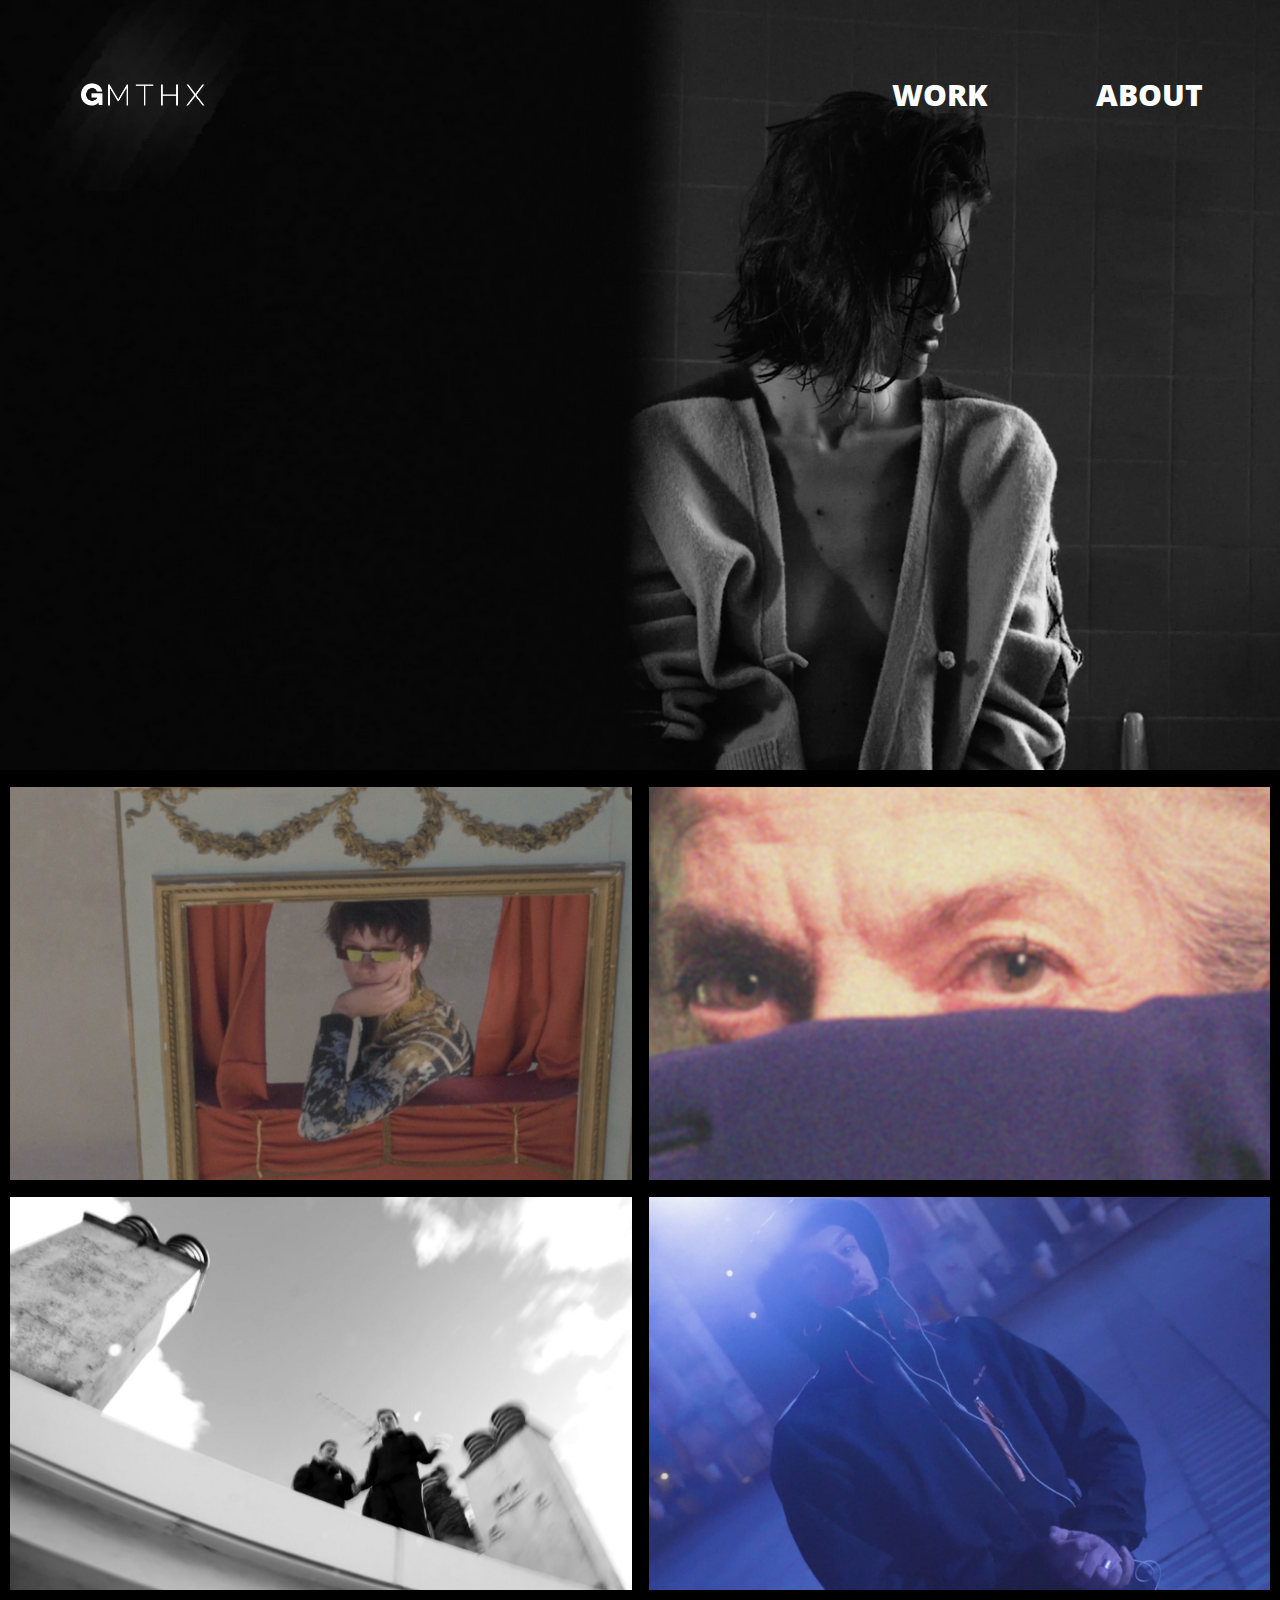
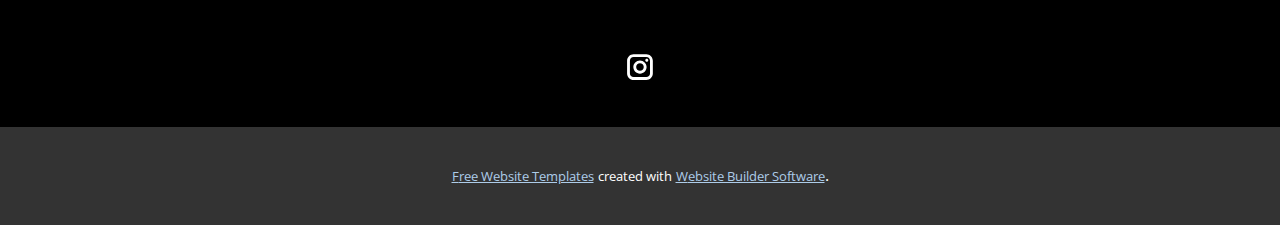
<file: index.html>
<!DOCTYPE html>
<html style="font-size: 16px;">
  <head>
    <meta name="viewport" content="width=device-width, initial-scale=1.0">
    <meta charset="utf-8">
    <meta name="keywords" content="">
    <meta name="description" content="">
    <meta name="page_type" content="np-template-header-footer-from-plugin">
    <title>GMTHX</title>
    <link rel="stylesheet" href="nicepage.css" media="screen">
<link rel="stylesheet" href="GMTHX.css" media="screen">
    <script class="u-script" type="text/javascript" src="jquery.js" defer=""></script>
    <script class="u-script" type="text/javascript" src="nicepage.js" defer=""></script>
    <meta name="generator" content="Nicepage 3.0.9, nicepage.com">
    <link id="u-theme-google-font" rel="stylesheet" href="https://fonts.googleapis.com/css?family=Roboto:100,100i,300,300i,400,400i,500,500i,700,700i,900,900i|Open+Sans:300,300i,400,400i,600,600i,700,700i,800,800i">
    <link id="u-page-google-font" rel="stylesheet" href="https://fonts.googleapis.com/css?family=Open+Sans:300,300i,400,400i,600,600i,700,700i,800,800i">
    
    
    
    
    <script type="application/ld+json">{
		"@context": "http://schema.org",
		"@type": "Organization",
		"name": "",
		"url": "index.html",
		"logo": "images/LogoGmthx3.png",
		"sameAs": [
				"https://www.instagram.com/gregoiremthx/"
		]
}</script>
    <meta property="og:title" content="GMTHX">
    <meta property="og:type" content="website">
    <meta name="theme-color" content="#478ac9">
    <link rel="canonical" href="index.html">
    <meta property="og:url" content="index.html">
  </head>
  <body data-home-page="GMTHX.html" data-home-page-title="GMTHX" class="u-black u-body u-overlap u-overlap-transparent"><header class="u-align-center u-black u-clearfix u-header u-header" id="sec-c20e"><div class="u-clearfix u-sheet u-sheet-1">
        <nav class="u-menu u-menu-dropdown u-offcanvas u-menu-1">
          <div class="menu-collapse u-custom-font" style="font-size: 1.875rem; letter-spacing: 0px; font-family: &quot;Open Sans&quot;; font-weight: 800;">
            <a class="u-button-style u-custom-left-right-menu-spacing u-custom-padding-bottom u-custom-top-bottom-menu-spacing u-nav-link u-text-active-white u-text-hover-grey-25 u-text-white" href="#" style="padding: 0px 4px; font-size: calc(1em + 0px);">
              <svg><use xmlns:xlink="http://www.w3.org/1999/xlink" xlink:href="#menu-hamburger"></use></svg>
              <svg version="1.1" xmlns="http://www.w3.org/2000/svg" xmlns:xlink="http://www.w3.org/1999/xlink"><defs><symbol id="menu-hamburger" viewBox="0 0 16 16" style="width: 16px; height: 16px;"><rect y="1" width="16" height="2"></rect><rect y="7" width="16" height="2"></rect><rect y="13" width="16" height="2"></rect>
</symbol>
</defs></svg>
            </a>
          </div>
          <div class="u-custom-menu u-nav-container">
            <ul class="u-custom-font u-nav u-unstyled u-nav-1"><li class="u-nav-item"><a class="u-button-style u-nav-link u-text-active-white u-text-hover-grey-25 u-text-white" href="Work.html" style="padding: 24px 54px;">WORK</a>
</li><li class="u-nav-item"><a class="u-button-style u-nav-link u-text-active-white u-text-hover-grey-25 u-text-white" href="About.html" style="padding: 24px 54px;">ABOUT</a>
</li></ul>
          </div>
          <div class="u-custom-menu u-nav-container-collapse">
            <div class="u-black u-container-style u-inner-container-layout u-opacity u-opacity-95 u-sidenav">
              <div class="u-sidenav-overflow">
                <div class="u-menu-close"></div>
                <ul class="u-align-center u-nav u-popupmenu-items u-unstyled u-nav-2"><li class="u-nav-item"><a class="u-button-style u-nav-link" href="Work.html" style="padding: 24px 54px;">WORK</a>
</li><li class="u-nav-item"><a class="u-button-style u-nav-link" href="About.html" style="padding: 24px 54px;">ABOUT</a>
</li></ul>
              </div>
            </div>
            <div class="u-black u-menu-overlay u-opacity u-opacity-70"></div>
          </div>
        </nav>
        <a href="GMTHX.html" data-page-id="702807267" class="u-image u-logo u-image-1" data-image-width="470" data-image-height="364" title="HOME">
          <img src="images/LogoGmthx3.png" class="u-logo-image u-logo-image-1" data-image-width="245.8575">
        </a>
      </div></header>
    <section class="u-clearfix u-section-1" id="sec-a84d">
      <div class="u-clearfix u-sheet u-sheet-1">
        <div class="u-clearfix u-layout-wrap u-layout-wrap-1">
          <div class="u-layout">
            <div class="u-layout-row">
              <div class="u-container-style u-effect-hover-zoom u-image u-layout-cell u-size-60 u-image-1" data-image-width="1600" data-image-height="900" data-href="Under-the-Lake.html" data-page-id="1810719698">
                <div class="u-background-effect u-expanded">
                  <div class="u-background-effect-image u-expanded u-image u-image-2" data-image-width="1600" data-image-height="900"></div>
                </div>
                <div class="u-container-layout u-container-layout-1"></div>
              </div>
            </div>
          </div>
        </div>
      </div>
    </section>
    <section class="u-align-center u-clearfix u-image u-shading u-section-2" id="sec-8907" data-image-width="2000" data-image-height="1333">
      <div class="u-clearfix u-sheet u-valign-middle u-sheet-1">
        <div class="u-gallery u-layout-grid u-lightbox u-show-text-on-hover u-gallery-1">
          <div class="u-gallery-inner u-gallery-inner-1">
            <div class="u-effect-fade u-gallery-item" data-href="Empty-Pool.html" data-page-id="1118530403">
              <div class="u-back-slide" data-image-width="2392" data-image-height="1800">
                <img class="u-back-image u-expanded" src="images/Capturedecran2020-12-07a15.48.01.png">
              </div>
              <div class="u-over-slide u-shading u-over-slide-1">
                <h3 class="u-gallery-heading"></h3>
                <p class="u-gallery-text"></p>
              </div>
            </div>
            <div class="u-effect-fade u-gallery-item" data-href="Mrs-Robinson.html" data-page-id="2815018665">
              <div class="u-back-slide" data-image-width="1385" data-image-height="1080">
                <img class="u-back-image u-expanded" src="images/171.jpg">
              </div>
              <div class="u-over-slide u-shading u-over-slide-2">
                <h3 class="u-gallery-heading"></h3>
                <p class="u-gallery-text"></p>
              </div>
            </div>
          </div>
        </div>
      </div>
    </section>
    <section class="u-align-center u-clearfix u-image u-shading u-section-3" id="sec-91b6" data-image-width="2000" data-image-height="1333">
      <div class="u-clearfix u-sheet u-sheet-1">
        <div class="u-gallery u-layout-grid u-lightbox u-show-text-on-hover u-gallery-1">
          <div class="u-gallery-inner u-gallery-inner-1">
            <div class="u-effect-fade u-gallery-item" data-href="Prototype.html" data-page-id="285877009">
              <div class="u-back-slide" data-image-width="2880" data-image-height="1620">
                <img class="u-back-image u-expanded" src="images/Capturedecran2020-12-07a16.26.56.png">
              </div>
              <div class="u-over-slide u-shading u-over-slide-1">
                <h3 class="u-gallery-heading"></h3>
                <p class="u-gallery-text"></p>
              </div>
            </div>
            <div class="u-effect-fade u-gallery-item" data-href="IRIS.html" data-page-id="282539109">
              <div class="u-back-slide" data-image-width="1600" data-image-height="1214">
                <img class="u-back-image u-expanded" src="images/Capturedecran2020-12-07a16.25.23.png">
              </div>
              <div class="u-over-slide u-shading u-over-slide-2">
                <h3 class="u-gallery-heading"></h3>
                <p class="u-gallery-text"></p>
              </div>
            </div>
          </div>
        </div>
      </div>
    </section>
    
    
    <footer class="u-black u-clearfix u-footer" id="sec-f92e"><div class="u-clearfix u-sheet u-sheet-1">
        <div class="u-align-left u-social-icons u-spacing-10 u-social-icons-1">
          <a class="u-social-url" target="_blank" href="https://www.instagram.com/gregoiremthx/"><span class="u-icon u-icon-circle u-social-instagram u-social-type-logo u-icon-1"><svg class="u-svg-link" preserveAspectRatio="xMidYMin slice" viewBox="0 0 112 112" style=""><use xmlns:xlink="http://www.w3.org/1999/xlink" xlink:href="#svg-9d5a"></use></svg><svg xmlns="http://www.w3.org/2000/svg" xmlns:xlink="http://www.w3.org/1999/xlink" version="1.1" xml:space="preserve" class="u-svg-content" viewBox="0 0 112 112" x="0px" y="0px" id="svg-9d5a"><path d="M55.9,32.9c-12.8,0-23.2,10.4-23.2,23.2s10.4,23.2,23.2,23.2s23.2-10.4,23.2-23.2S68.7,32.9,55.9,32.9z M55.9,69.4c-7.4,0-13.3-6-13.3-13.3c-0.1-7.4,6-13.3,13.3-13.3s13.3,6,13.3,13.3C69.3,63.5,63.3,69.4,55.9,69.4z"></path><path d="M79.7,26.8c-3,0-5.4,2.5-5.4,5.4s2.5,5.4,5.4,5.4c3,0,5.4-2.5,5.4-5.4S82.7,26.8,79.7,26.8z"></path><path d="M78.2,11H33.5C21,11,10.8,21.3,10.8,33.7v44.7c0,12.6,10.2,22.8,22.7,22.8h44.7c12.6,0,22.7-10.2,22.7-22.7 V33.7C100.8,21.1,90.6,11,78.2,11z M91,78.4c0,7.1-5.8,12.8-12.8,12.8H33.5c-7.1,0-12.8-5.8-12.8-12.8V33.7 c0-7.1,5.8-12.8,12.8-12.8h44.7c7.1,0,12.8,5.8,12.8,12.8V78.4z"></path></svg></span>
          </a>
        </div>
      </div></footer>
    <section class="u-backlink u-clearfix u-grey-80">
      <a class="u-link" href="https://nicepage.com/website-templates" target="_blank">
        <span>Free Website Templates</span>
      </a>
      <p class="u-text">
        <span>created with</span>
      </p>
      <a class="u-link" href="https://nicepage.com/" target="_blank">
        <span>Website Builder Software</span>
      </a>. 
    </section>
  </body>
</html>
</file>
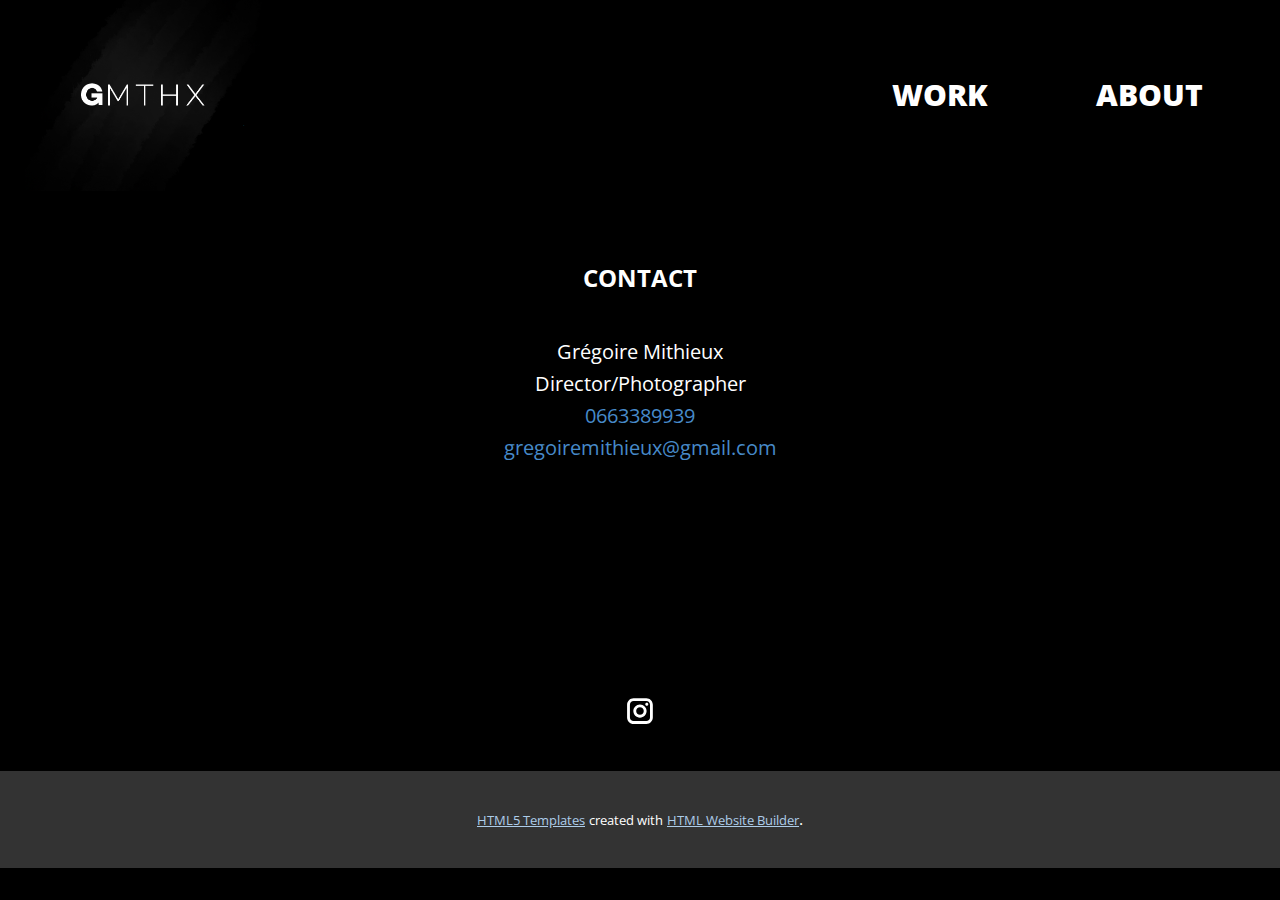
<file: About.html>
<!DOCTYPE html>
<html style="font-size: 16px;">
  <head>
    <meta name="viewport" content="width=device-width, initial-scale=1.0">
    <meta charset="utf-8">
    <meta name="keywords" content="Who I am, Nacré">
    <meta name="description" content="">
    <meta name="page_type" content="np-template-header-footer-from-plugin">
    <title>About</title>
    <link rel="stylesheet" href="nicepage.css" media="screen">
<link rel="stylesheet" href="About.css" media="screen">
    <script class="u-script" type="text/javascript" src="jquery.js" defer=""></script>
    <script class="u-script" type="text/javascript" src="nicepage.js" defer=""></script>
    <meta name="generator" content="Nicepage 3.0.9, nicepage.com">
    <link id="u-theme-google-font" rel="stylesheet" href="https://fonts.googleapis.com/css?family=Roboto:100,100i,300,300i,400,400i,500,500i,700,700i,900,900i|Open+Sans:300,300i,400,400i,600,600i,700,700i,800,800i">
    <link id="u-page-google-font" rel="stylesheet" href="https://fonts.googleapis.com/css?family=Open+Sans:300,300i,400,400i,600,600i,700,700i,800,800i">
    
    
    <script type="application/ld+json">{
		"@context": "http://schema.org",
		"@type": "Organization",
		"name": "",
		"url": "index.html",
		"logo": "images/LogoGmthx3.png",
		"sameAs": [
				"https://www.instagram.com/gregoiremthx/"
		]
}</script>
    <meta property="og:title" content="About">
    <meta property="og:type" content="website">
    <meta name="theme-color" content="#478ac9">
    <link rel="canonical" href="index.html">
    <meta property="og:url" content="index.html">
  </head>
  <body class="u-body"><header class="u-align-center u-black u-clearfix u-header u-header" id="sec-c20e"><div class="u-clearfix u-sheet u-sheet-1">
        <nav class="u-menu u-menu-dropdown u-offcanvas u-menu-1">
          <div class="menu-collapse u-custom-font" style="font-size: 1.875rem; letter-spacing: 0px; font-family: &quot;Open Sans&quot;; font-weight: 800;">
            <a class="u-button-style u-custom-left-right-menu-spacing u-custom-padding-bottom u-custom-top-bottom-menu-spacing u-nav-link u-text-active-white u-text-hover-grey-25 u-text-white" href="#" style="padding: 0px 4px; font-size: calc(1em + 0px);">
              <svg><use xmlns:xlink="http://www.w3.org/1999/xlink" xlink:href="#menu-hamburger"></use></svg>
              <svg version="1.1" xmlns="http://www.w3.org/2000/svg" xmlns:xlink="http://www.w3.org/1999/xlink"><defs><symbol id="menu-hamburger" viewBox="0 0 16 16" style="width: 16px; height: 16px;"><rect y="1" width="16" height="2"></rect><rect y="7" width="16" height="2"></rect><rect y="13" width="16" height="2"></rect>
</symbol>
</defs></svg>
            </a>
          </div>
          <div class="u-custom-menu u-nav-container">
            <ul class="u-custom-font u-nav u-unstyled u-nav-1"><li class="u-nav-item"><a class="u-button-style u-nav-link u-text-active-white u-text-hover-grey-25 u-text-white" href="Work.html" style="padding: 24px 54px;">WORK</a>
</li><li class="u-nav-item"><a class="u-button-style u-nav-link u-text-active-white u-text-hover-grey-25 u-text-white" href="About.html" style="padding: 24px 54px;">ABOUT</a>
</li></ul>
          </div>
          <div class="u-custom-menu u-nav-container-collapse">
            <div class="u-black u-container-style u-inner-container-layout u-opacity u-opacity-95 u-sidenav">
              <div class="u-sidenav-overflow">
                <div class="u-menu-close"></div>
                <ul class="u-align-center u-nav u-popupmenu-items u-unstyled u-nav-2"><li class="u-nav-item"><a class="u-button-style u-nav-link" href="Work.html" style="padding: 24px 54px;">WORK</a>
</li><li class="u-nav-item"><a class="u-button-style u-nav-link" href="About.html" style="padding: 24px 54px;">ABOUT</a>
</li></ul>
              </div>
            </div>
            <div class="u-black u-menu-overlay u-opacity u-opacity-70"></div>
          </div>
        </nav>
        <a href="GMTHX.html" data-page-id="702807267" class="u-image u-logo u-image-1" data-image-width="470" data-image-height="364" title="HOME">
          <img src="images/LogoGmthx3.png" class="u-logo-image u-logo-image-1" data-image-width="245.8575">
        </a>
      </div></header>
    <section class="u-black u-clearfix u-section-1" id="sec-04a2">
      <div class="u-clearfix u-sheet u-sheet-1">
        <p class="u-align-center u-large-text u-text u-text-font u-text-variant u-text-white u-text-1">CONTACT</p>
        <p class="u-align-center u-large-text u-text u-text-font u-text-variant u-text-2">Grégoire Mithieux<br>Director/Photographer<br>
          <br>
        </p>
        <p class="u-align-center u-large-text u-text u-text-font u-text-variant u-text-3">
          <a class="u-active-none u-border-none u-btn u-button-link u-button-style u-hover-none u-none u-text-palette-1-base u-btn-1" href="tel:0663389939">0663389939<br>
          </a>
        </p>
        <p class="u-align-center u-large-text u-text u-text-font u-text-variant u-text-4">
          <a class="u-active-none u-border-none u-btn u-button-link u-button-style u-hover-none u-none u-text-palette-1-base u-btn-2" href="mailto:gregoiremithieux@gmail.com?subject=Contact">gregoiremithieux@gmail.com<br>
          </a>
        </p>
      </div>
    </section>
    
    
    <footer class="u-black u-clearfix u-footer" id="sec-f92e"><div class="u-clearfix u-sheet u-sheet-1">
        <div class="u-align-left u-social-icons u-spacing-10 u-social-icons-1">
          <a class="u-social-url" target="_blank" href="https://www.instagram.com/gregoiremthx/"><span class="u-icon u-icon-circle u-social-instagram u-social-type-logo u-icon-1"><svg class="u-svg-link" preserveAspectRatio="xMidYMin slice" viewBox="0 0 112 112" style=""><use xmlns:xlink="http://www.w3.org/1999/xlink" xlink:href="#svg-9d5a"></use></svg><svg xmlns="http://www.w3.org/2000/svg" xmlns:xlink="http://www.w3.org/1999/xlink" version="1.1" xml:space="preserve" class="u-svg-content" viewBox="0 0 112 112" x="0px" y="0px" id="svg-9d5a"><path d="M55.9,32.9c-12.8,0-23.2,10.4-23.2,23.2s10.4,23.2,23.2,23.2s23.2-10.4,23.2-23.2S68.7,32.9,55.9,32.9z M55.9,69.4c-7.4,0-13.3-6-13.3-13.3c-0.1-7.4,6-13.3,13.3-13.3s13.3,6,13.3,13.3C69.3,63.5,63.3,69.4,55.9,69.4z"></path><path d="M79.7,26.8c-3,0-5.4,2.5-5.4,5.4s2.5,5.4,5.4,5.4c3,0,5.4-2.5,5.4-5.4S82.7,26.8,79.7,26.8z"></path><path d="M78.2,11H33.5C21,11,10.8,21.3,10.8,33.7v44.7c0,12.6,10.2,22.8,22.7,22.8h44.7c12.6,0,22.7-10.2,22.7-22.7 V33.7C100.8,21.1,90.6,11,78.2,11z M91,78.4c0,7.1-5.8,12.8-12.8,12.8H33.5c-7.1,0-12.8-5.8-12.8-12.8V33.7 c0-7.1,5.8-12.8,12.8-12.8h44.7c7.1,0,12.8,5.8,12.8,12.8V78.4z"></path></svg></span>
          </a>
        </div>
      </div></footer>
    <section class="u-backlink u-clearfix u-grey-80">
      <a class="u-link" href="https://nicepage.com/html5-template" target="_blank">
        <span>HTML5 Templates</span>
      </a>
      <p class="u-text">
        <span>created with</span>
      </p>
      <a class="u-link" href="https://nicepage.com/html-website-builder" target="_blank">
        <span>HTML Website Builder</span>
      </a>. 
    </section>
  </body>
</html>
</file>
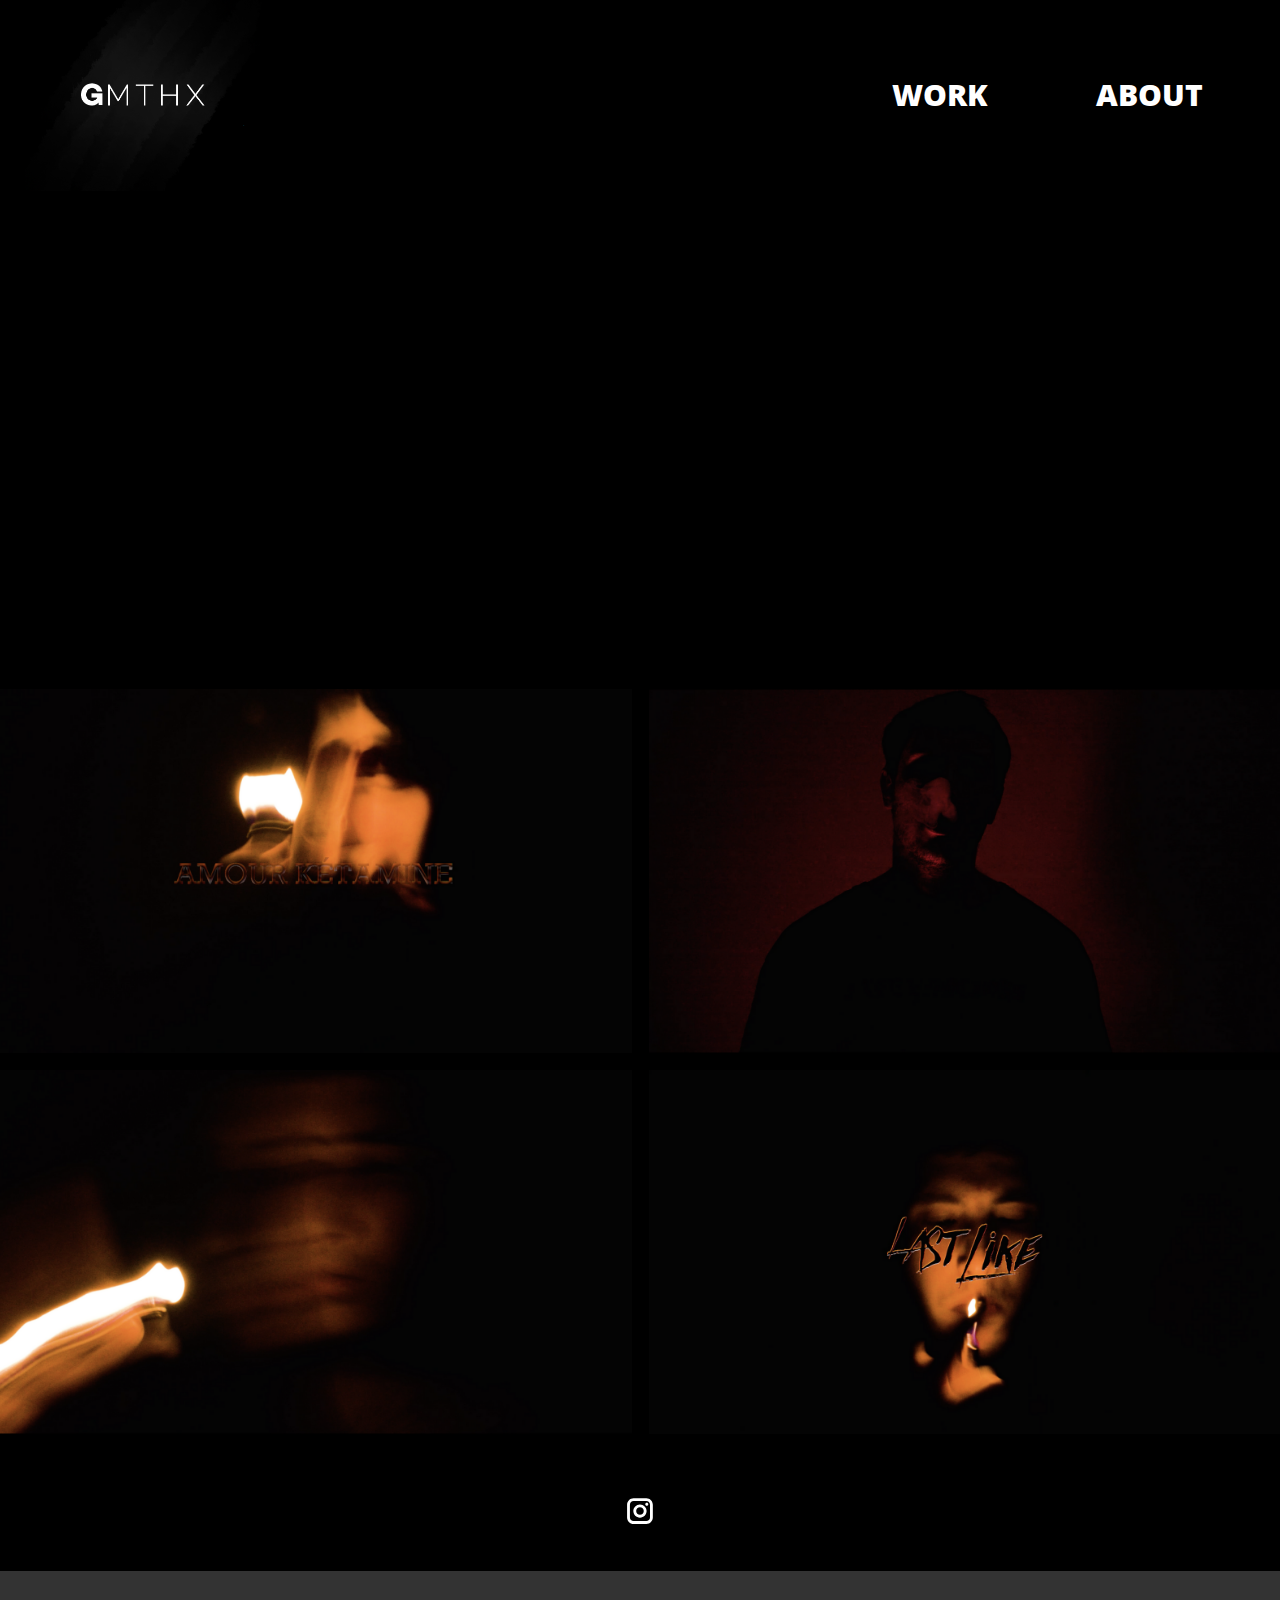
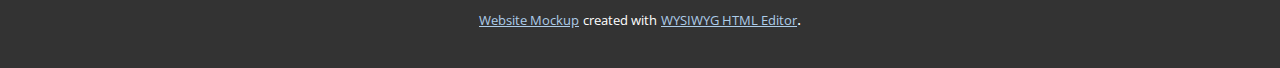
<file: Amour-Kétamine.html>
<!DOCTYPE html>
<html style="font-size: 16px;">
  <head>
    <meta name="viewport" content="width=device-width, initial-scale=1.0">
    <meta charset="utf-8">
    <meta name="keywords" content="">
    <meta name="description" content="">
    <meta name="page_type" content="np-template-header-footer-from-plugin">
    <title>Amour Kétamine</title>
    <link rel="stylesheet" href="nicepage.css" media="screen">
<link rel="stylesheet" href="Amour-Kétamine.css" media="screen">
    <script class="u-script" type="text/javascript" src="jquery.js" defer=""></script>
    <script class="u-script" type="text/javascript" src="nicepage.js" defer=""></script>
    <meta name="generator" content="Nicepage 3.0.9, nicepage.com">
    <link id="u-theme-google-font" rel="stylesheet" href="https://fonts.googleapis.com/css?family=Roboto:100,100i,300,300i,400,400i,500,500i,700,700i,900,900i|Open+Sans:300,300i,400,400i,600,600i,700,700i,800,800i">
    <link id="u-page-google-font" rel="stylesheet" href="https://fonts.googleapis.com/css?family=Open+Sans:300,300i,400,400i,600,600i,700,700i,800,800i">
    
    
    
    
    <script type="application/ld+json">{
		"@context": "http://schema.org",
		"@type": "Organization",
		"name": "",
		"url": "index.html",
		"logo": "images/LogoGmthx3.png",
		"sameAs": [
				"https://www.instagram.com/gregoiremthx/"
		]
}</script>
    <meta property="og:title" content="Amour Kétamine">
    <meta property="og:type" content="website">
    <meta name="theme-color" content="#478ac9">
    <link rel="canonical" href="index.html">
    <meta property="og:url" content="index.html">
  </head>
  <body class="u-body"><header class="u-align-center u-black u-clearfix u-header u-header" id="sec-c20e"><div class="u-clearfix u-sheet u-sheet-1">
        <nav class="u-menu u-menu-dropdown u-offcanvas u-menu-1">
          <div class="menu-collapse u-custom-font" style="font-size: 1.875rem; letter-spacing: 0px; font-family: &quot;Open Sans&quot;; font-weight: 800;">
            <a class="u-button-style u-custom-left-right-menu-spacing u-custom-padding-bottom u-custom-top-bottom-menu-spacing u-nav-link u-text-active-white u-text-hover-grey-25 u-text-white" href="#" style="padding: 0px 4px; font-size: calc(1em + 0px);">
              <svg><use xmlns:xlink="http://www.w3.org/1999/xlink" xlink:href="#menu-hamburger"></use></svg>
              <svg version="1.1" xmlns="http://www.w3.org/2000/svg" xmlns:xlink="http://www.w3.org/1999/xlink"><defs><symbol id="menu-hamburger" viewBox="0 0 16 16" style="width: 16px; height: 16px;"><rect y="1" width="16" height="2"></rect><rect y="7" width="16" height="2"></rect><rect y="13" width="16" height="2"></rect>
</symbol>
</defs></svg>
            </a>
          </div>
          <div class="u-custom-menu u-nav-container">
            <ul class="u-custom-font u-nav u-unstyled u-nav-1"><li class="u-nav-item"><a class="u-button-style u-nav-link u-text-active-white u-text-hover-grey-25 u-text-white" href="Work.html" style="padding: 24px 54px;">WORK</a>
</li><li class="u-nav-item"><a class="u-button-style u-nav-link u-text-active-white u-text-hover-grey-25 u-text-white" href="About.html" style="padding: 24px 54px;">ABOUT</a>
</li></ul>
          </div>
          <div class="u-custom-menu u-nav-container-collapse">
            <div class="u-black u-container-style u-inner-container-layout u-opacity u-opacity-95 u-sidenav">
              <div class="u-sidenav-overflow">
                <div class="u-menu-close"></div>
                <ul class="u-align-center u-nav u-popupmenu-items u-unstyled u-nav-2"><li class="u-nav-item"><a class="u-button-style u-nav-link" href="Work.html" style="padding: 24px 54px;">WORK</a>
</li><li class="u-nav-item"><a class="u-button-style u-nav-link" href="About.html" style="padding: 24px 54px;">ABOUT</a>
</li></ul>
              </div>
            </div>
            <div class="u-black u-menu-overlay u-opacity u-opacity-70"></div>
          </div>
        </nav>
        <a href="GMTHX.html" data-page-id="702807267" class="u-image u-logo u-image-1" data-image-width="470" data-image-height="364" title="HOME">
          <img src="images/LogoGmthx3.png" class="u-logo-image u-logo-image-1" data-image-width="245.8575">
        </a>
      </div></header>
    <section class="u-align-center u-black u-clearfix u-section-1" id="sec-c6a8">
      <div class="u-clearfix u-sheet u-valign-middle u-sheet-1">
        <div class="u-align-left u-expanded-width-sm u-expanded-width-xs u-video u-video-1">
          <div style="position: absolute; width: 100%; height: 100%; left: 0px; top: 0px;" class="embed-responsive">
            <iframe style="position: absolute;top: 0;left: 0;width: 100%;height: 100%;" class="embed-responsive-item" src="https://www.youtube.com/embed/I4pQQgmM8LU?mute=0&amp;showinfo=0&amp;controls=0&amp;start=0" frameborder="0" allowfullscreen=""></iframe>
          </div>
        </div>
      </div>
    </section>
    <section class="u-align-center u-black u-clearfix u-section-2" id="sec-3b1d">
      <div class="u-expanded-width u-gallery u-layout-grid u-lightbox u-show-text-on-hover u-gallery-1">
        <div class="u-gallery-inner u-gallery-inner-1">
          <div class="u-effect-fade u-gallery-item">
            <div class="u-back-slide" data-image-width="2878" data-image-height="1612">
              <img class="u-back-image u-expanded" src="images/Capturedecran2020-12-14a18.26.26.png">
            </div>
            <div class="u-over-slide u-shading u-over-slide-1">
              <h3 class="u-gallery-heading"></h3>
              <p class="u-gallery-text"></p>
            </div>
          </div>
          <div class="u-effect-fade u-gallery-item">
            <div class="u-back-slide" data-image-width="1600" data-image-height="902">
              <img class="u-back-image u-expanded" src="images/Capturedecran2020-12-14a18.26.55.png">
            </div>
            <div class="u-over-slide u-shading u-over-slide-2">
              <h3 class="u-gallery-heading"></h3>
              <p class="u-gallery-text"></p>
            </div>
          </div>
        </div>
      </div>
    </section>
    <section class="u-align-center u-black u-clearfix u-valign-middle u-section-3" id="sec-7899">
      <div class="u-expanded-width u-gallery u-layout-grid u-lightbox u-show-text-on-hover u-gallery-1">
        <div class="u-gallery-inner u-gallery-inner-1">
          <div class="u-effect-fade u-gallery-item">
            <div class="u-back-slide" data-image-width="1600" data-image-height="900">
              <img class="u-back-image u-expanded" src="images/Capturedecran2020-12-07a15.58.42.png">
            </div>
            <div class="u-over-slide u-shading u-over-slide-1">
              <h3 class="u-gallery-heading"></h3>
              <p class="u-gallery-text"></p>
            </div>
          </div>
          <div class="u-effect-fade u-gallery-item">
            <div class="u-back-slide" data-image-width="1600" data-image-height="894">
              <img class="u-back-image u-expanded" src="images/Capturedecran2020-12-14a18.25.41.png">
            </div>
            <div class="u-over-slide u-shading u-over-slide-2">
              <h3 class="u-gallery-heading"></h3>
              <p class="u-gallery-text"></p>
            </div>
          </div>
        </div>
      </div>
    </section>
    
    
    <footer class="u-black u-clearfix u-footer" id="sec-f92e"><div class="u-clearfix u-sheet u-sheet-1">
        <div class="u-align-left u-social-icons u-spacing-10 u-social-icons-1">
          <a class="u-social-url" target="_blank" href="https://www.instagram.com/gregoiremthx/"><span class="u-icon u-icon-circle u-social-instagram u-social-type-logo u-icon-1"><svg class="u-svg-link" preserveAspectRatio="xMidYMin slice" viewBox="0 0 112 112" style=""><use xmlns:xlink="http://www.w3.org/1999/xlink" xlink:href="#svg-9d5a"></use></svg><svg xmlns="http://www.w3.org/2000/svg" xmlns:xlink="http://www.w3.org/1999/xlink" version="1.1" xml:space="preserve" class="u-svg-content" viewBox="0 0 112 112" x="0px" y="0px" id="svg-9d5a"><path d="M55.9,32.9c-12.8,0-23.2,10.4-23.2,23.2s10.4,23.2,23.2,23.2s23.2-10.4,23.2-23.2S68.7,32.9,55.9,32.9z M55.9,69.4c-7.4,0-13.3-6-13.3-13.3c-0.1-7.4,6-13.3,13.3-13.3s13.3,6,13.3,13.3C69.3,63.5,63.3,69.4,55.9,69.4z"></path><path d="M79.7,26.8c-3,0-5.4,2.5-5.4,5.4s2.5,5.4,5.4,5.4c3,0,5.4-2.5,5.4-5.4S82.7,26.8,79.7,26.8z"></path><path d="M78.2,11H33.5C21,11,10.8,21.3,10.8,33.7v44.7c0,12.6,10.2,22.8,22.7,22.8h44.7c12.6,0,22.7-10.2,22.7-22.7 V33.7C100.8,21.1,90.6,11,78.2,11z M91,78.4c0,7.1-5.8,12.8-12.8,12.8H33.5c-7.1,0-12.8-5.8-12.8-12.8V33.7 c0-7.1,5.8-12.8,12.8-12.8h44.7c7.1,0,12.8,5.8,12.8,12.8V78.4z"></path></svg></span>
          </a>
        </div>
      </div></footer>
    <section class="u-backlink u-clearfix u-grey-80">
      <a class="u-link" href="https://nicepage.com/website-mockup" target="_blank">
        <span>Website Mockup</span>
      </a>
      <p class="u-text">
        <span>created with</span>
      </p>
      <a class="u-link" href="https://nicepage.com/html-website-builder" target="_blank">
        <span>WYSIWYG HTML Editor</span>
      </a>. 
    </section>
  </body>
</html>
</file>
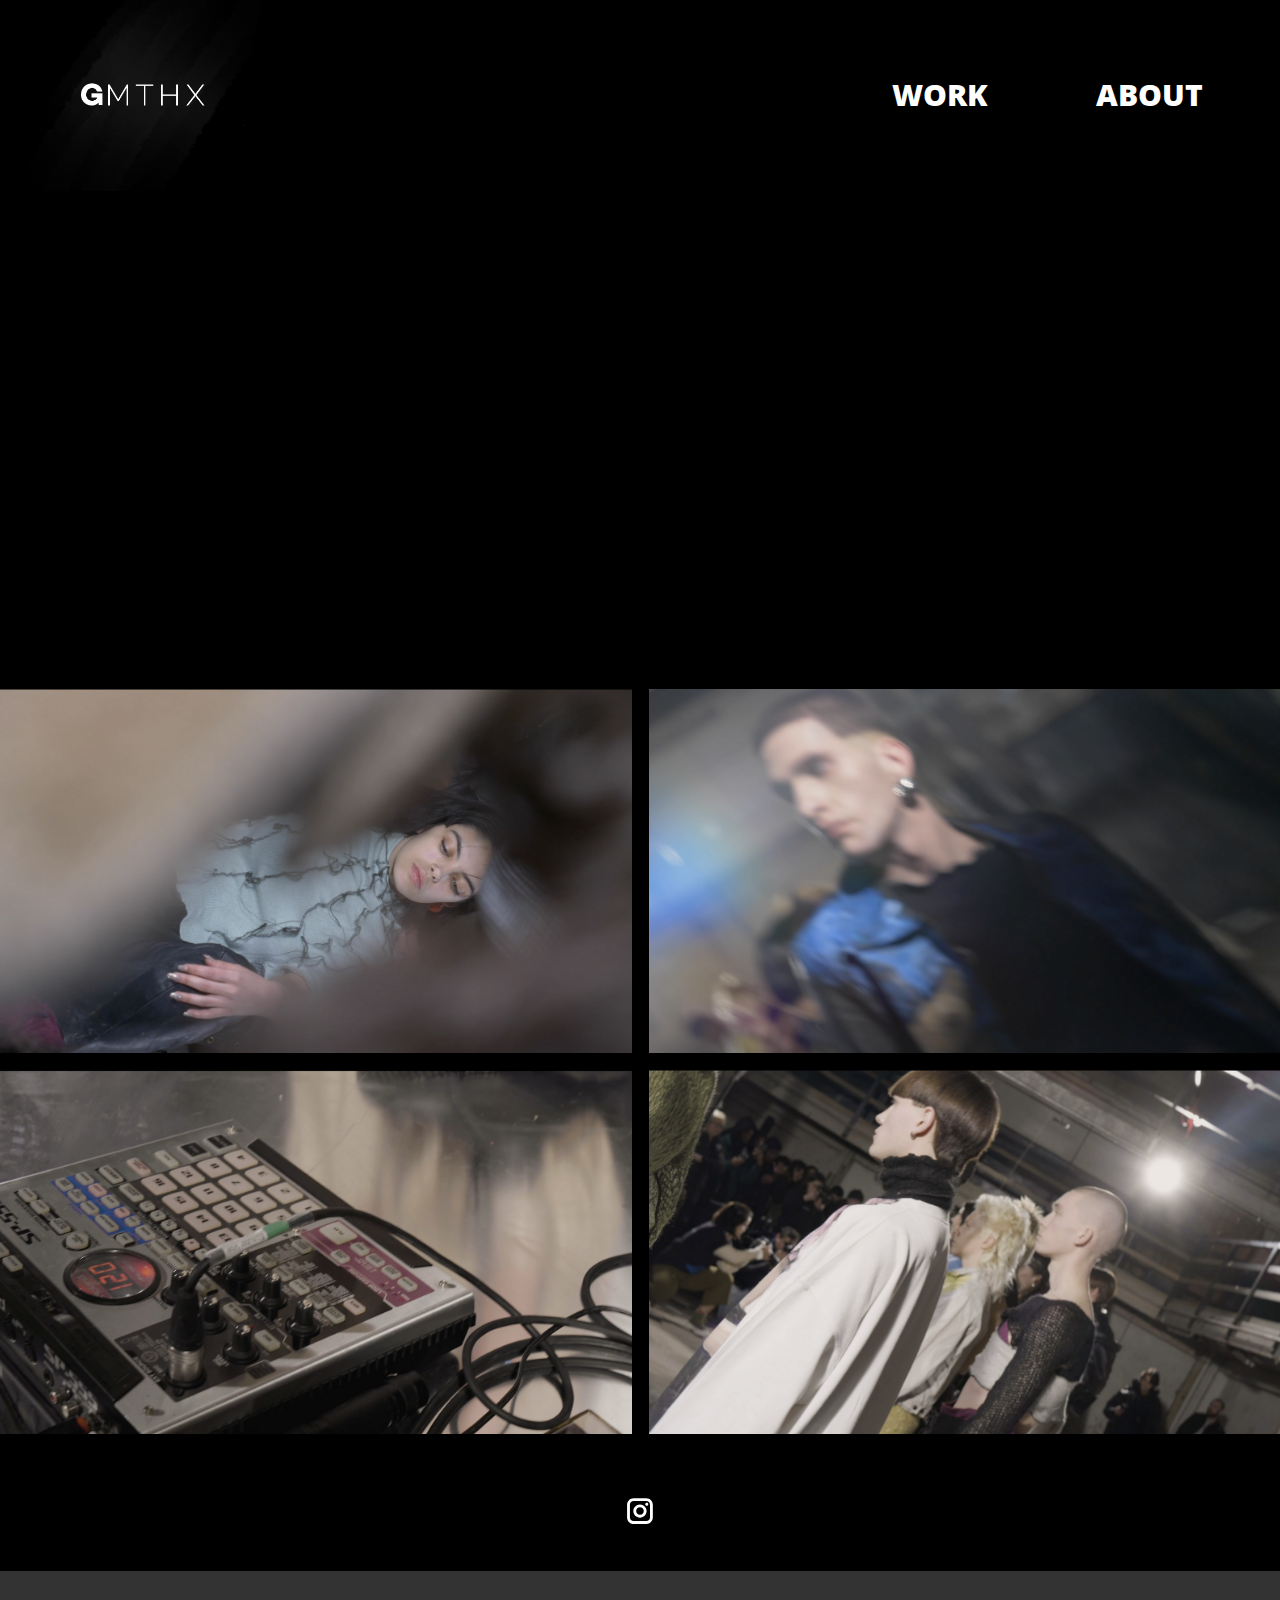
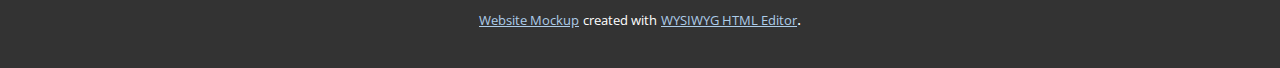
<file: Andrea-Crews.html>
<!DOCTYPE html>
<html style="font-size: 16px;">
  <head>
    <meta name="viewport" content="width=device-width, initial-scale=1.0">
    <meta charset="utf-8">
    <meta name="keywords" content="">
    <meta name="description" content="">
    <meta name="page_type" content="np-template-header-footer-from-plugin">
    <title>Andrea Crews</title>
    <link rel="stylesheet" href="nicepage.css" media="screen">
<link rel="stylesheet" href="Andrea-Crews.css" media="screen">
    <script class="u-script" type="text/javascript" src="jquery.js" defer=""></script>
    <script class="u-script" type="text/javascript" src="nicepage.js" defer=""></script>
    <meta name="generator" content="Nicepage 3.0.9, nicepage.com">
    <link id="u-theme-google-font" rel="stylesheet" href="https://fonts.googleapis.com/css?family=Roboto:100,100i,300,300i,400,400i,500,500i,700,700i,900,900i|Open+Sans:300,300i,400,400i,600,600i,700,700i,800,800i">
    <link id="u-page-google-font" rel="stylesheet" href="https://fonts.googleapis.com/css?family=Open+Sans:300,300i,400,400i,600,600i,700,700i,800,800i">
    
    
    
    
    <script type="application/ld+json">{
		"@context": "http://schema.org",
		"@type": "Organization",
		"name": "",
		"url": "index.html",
		"logo": "images/LogoGmthx3.png",
		"sameAs": [
				"https://www.instagram.com/gregoiremthx/"
		]
}</script>
    <meta property="og:title" content="Andrea Crews">
    <meta property="og:type" content="website">
    <meta name="theme-color" content="#478ac9">
    <link rel="canonical" href="index.html">
    <meta property="og:url" content="index.html">
  </head>
  <body class="u-body"><header class="u-align-center u-black u-clearfix u-header u-header" id="sec-c20e"><div class="u-clearfix u-sheet u-sheet-1">
        <nav class="u-menu u-menu-dropdown u-offcanvas u-menu-1">
          <div class="menu-collapse u-custom-font" style="font-size: 1.875rem; letter-spacing: 0px; font-family: &quot;Open Sans&quot;; font-weight: 800;">
            <a class="u-button-style u-custom-left-right-menu-spacing u-custom-padding-bottom u-custom-top-bottom-menu-spacing u-nav-link u-text-active-white u-text-hover-grey-25 u-text-white" href="#" style="padding: 0px 4px; font-size: calc(1em + 0px);">
              <svg><use xmlns:xlink="http://www.w3.org/1999/xlink" xlink:href="#menu-hamburger"></use></svg>
              <svg version="1.1" xmlns="http://www.w3.org/2000/svg" xmlns:xlink="http://www.w3.org/1999/xlink"><defs><symbol id="menu-hamburger" viewBox="0 0 16 16" style="width: 16px; height: 16px;"><rect y="1" width="16" height="2"></rect><rect y="7" width="16" height="2"></rect><rect y="13" width="16" height="2"></rect>
</symbol>
</defs></svg>
            </a>
          </div>
          <div class="u-custom-menu u-nav-container">
            <ul class="u-custom-font u-nav u-unstyled u-nav-1"><li class="u-nav-item"><a class="u-button-style u-nav-link u-text-active-white u-text-hover-grey-25 u-text-white" href="Work.html" style="padding: 24px 54px;">WORK</a>
</li><li class="u-nav-item"><a class="u-button-style u-nav-link u-text-active-white u-text-hover-grey-25 u-text-white" href="About.html" style="padding: 24px 54px;">ABOUT</a>
</li></ul>
          </div>
          <div class="u-custom-menu u-nav-container-collapse">
            <div class="u-black u-container-style u-inner-container-layout u-opacity u-opacity-95 u-sidenav">
              <div class="u-sidenav-overflow">
                <div class="u-menu-close"></div>
                <ul class="u-align-center u-nav u-popupmenu-items u-unstyled u-nav-2"><li class="u-nav-item"><a class="u-button-style u-nav-link" href="Work.html" style="padding: 24px 54px;">WORK</a>
</li><li class="u-nav-item"><a class="u-button-style u-nav-link" href="About.html" style="padding: 24px 54px;">ABOUT</a>
</li></ul>
              </div>
            </div>
            <div class="u-black u-menu-overlay u-opacity u-opacity-70"></div>
          </div>
        </nav>
        <a href="GMTHX.html" data-page-id="702807267" class="u-image u-logo u-image-1" data-image-width="470" data-image-height="364" title="HOME">
          <img src="images/LogoGmthx3.png" class="u-logo-image u-logo-image-1" data-image-width="245.8575">
        </a>
      </div></header>
    <section class="u-align-center u-black u-clearfix u-section-1" id="sec-fb5f">
      <div class="u-clearfix u-sheet u-valign-middle u-sheet-1">
        <div class="u-align-left u-expanded-width-sm u-expanded-width-xs u-video u-video-1">
          <div style="position: absolute; width: 100%; height: 100%; left: 0px; top: 0px;" class="embed-responsive">
            <iframe style="position: absolute;top: 0;left: 0;width: 100%;height: 100%;" class="embed-responsive-item" src="https://player.vimeo.com/video/490837321?loop=0&amp;muted=0&amp;title=0" frameborder="0" allowfullscreen=""></iframe>
          </div>
        </div>
      </div>
    </section>
    <section class="u-align-center u-black u-clearfix u-section-2" id="sec-3b1d">
      <div class="u-expanded-width u-gallery u-layout-grid u-lightbox u-show-text-on-hover u-gallery-1">
        <div class="u-gallery-inner u-gallery-inner-1">
          <div class="u-effect-fade u-gallery-item">
            <div class="u-back-slide" data-image-width="1600" data-image-height="901">
              <img class="u-back-image u-expanded" src="images/Capturedecran2020-12-14a18.33.13.png">
            </div>
            <div class="u-over-slide u-shading u-over-slide-1">
              <h3 class="u-gallery-heading"></h3>
              <p class="u-gallery-text"></p>
            </div>
          </div>
          <div class="u-effect-fade u-gallery-item">
            <div class="u-back-slide" data-image-width="1600" data-image-height="900">
              <img class="u-back-image u-expanded" src="images/Capturedecran2020-12-14a18.32.41.png">
            </div>
            <div class="u-over-slide u-shading u-over-slide-2">
              <h3 class="u-gallery-heading"></h3>
              <p class="u-gallery-text"></p>
            </div>
          </div>
        </div>
      </div>
    </section>
    <section class="u-align-center u-black u-clearfix u-valign-middle u-section-3" id="sec-7899">
      <div class="u-expanded-width u-gallery u-layout-grid u-lightbox u-show-text-on-hover u-gallery-1">
        <div class="u-gallery-inner u-gallery-inner-1">
          <div class="u-effect-fade u-gallery-item">
            <div class="u-back-slide" data-image-width="1600" data-image-height="901">
              <img class="u-back-image u-expanded" src="images/Capturedecran2020-12-14a18.32.19.png">
            </div>
            <div class="u-over-slide u-shading u-over-slide-1">
              <h3 class="u-gallery-heading"></h3>
              <p class="u-gallery-text"></p>
            </div>
          </div>
          <div class="u-effect-fade u-gallery-item">
            <div class="u-back-slide" data-image-width="1600" data-image-height="900">
              <img class="u-back-image u-expanded" src="images/Capturedecran2020-12-14a18.32.55.png">
            </div>
            <div class="u-over-slide u-shading u-over-slide-2">
              <h3 class="u-gallery-heading"></h3>
              <p class="u-gallery-text"></p>
            </div>
          </div>
        </div>
      </div>
    </section>
    
    
    <footer class="u-black u-clearfix u-footer" id="sec-f92e"><div class="u-clearfix u-sheet u-sheet-1">
        <div class="u-align-left u-social-icons u-spacing-10 u-social-icons-1">
          <a class="u-social-url" target="_blank" href="https://www.instagram.com/gregoiremthx/"><span class="u-icon u-icon-circle u-social-instagram u-social-type-logo u-icon-1"><svg class="u-svg-link" preserveAspectRatio="xMidYMin slice" viewBox="0 0 112 112" style=""><use xmlns:xlink="http://www.w3.org/1999/xlink" xlink:href="#svg-9d5a"></use></svg><svg xmlns="http://www.w3.org/2000/svg" xmlns:xlink="http://www.w3.org/1999/xlink" version="1.1" xml:space="preserve" class="u-svg-content" viewBox="0 0 112 112" x="0px" y="0px" id="svg-9d5a"><path d="M55.9,32.9c-12.8,0-23.2,10.4-23.2,23.2s10.4,23.2,23.2,23.2s23.2-10.4,23.2-23.2S68.7,32.9,55.9,32.9z M55.9,69.4c-7.4,0-13.3-6-13.3-13.3c-0.1-7.4,6-13.3,13.3-13.3s13.3,6,13.3,13.3C69.3,63.5,63.3,69.4,55.9,69.4z"></path><path d="M79.7,26.8c-3,0-5.4,2.5-5.4,5.4s2.5,5.4,5.4,5.4c3,0,5.4-2.5,5.4-5.4S82.7,26.8,79.7,26.8z"></path><path d="M78.2,11H33.5C21,11,10.8,21.3,10.8,33.7v44.7c0,12.6,10.2,22.8,22.7,22.8h44.7c12.6,0,22.7-10.2,22.7-22.7 V33.7C100.8,21.1,90.6,11,78.2,11z M91,78.4c0,7.1-5.8,12.8-12.8,12.8H33.5c-7.1,0-12.8-5.8-12.8-12.8V33.7 c0-7.1,5.8-12.8,12.8-12.8h44.7c7.1,0,12.8,5.8,12.8,12.8V78.4z"></path></svg></span>
          </a>
        </div>
      </div></footer>
    <section class="u-backlink u-clearfix u-grey-80">
      <a class="u-link" href="https://nicepage.com/website-mockup" target="_blank">
        <span>Website Mockup</span>
      </a>
      <p class="u-text">
        <span>created with</span>
      </p>
      <a class="u-link" href="https://nicepage.com/html-website-builder" target="_blank">
        <span>WYSIWYG HTML Editor</span>
      </a>. 
    </section>
  </body>
</html>
</file>
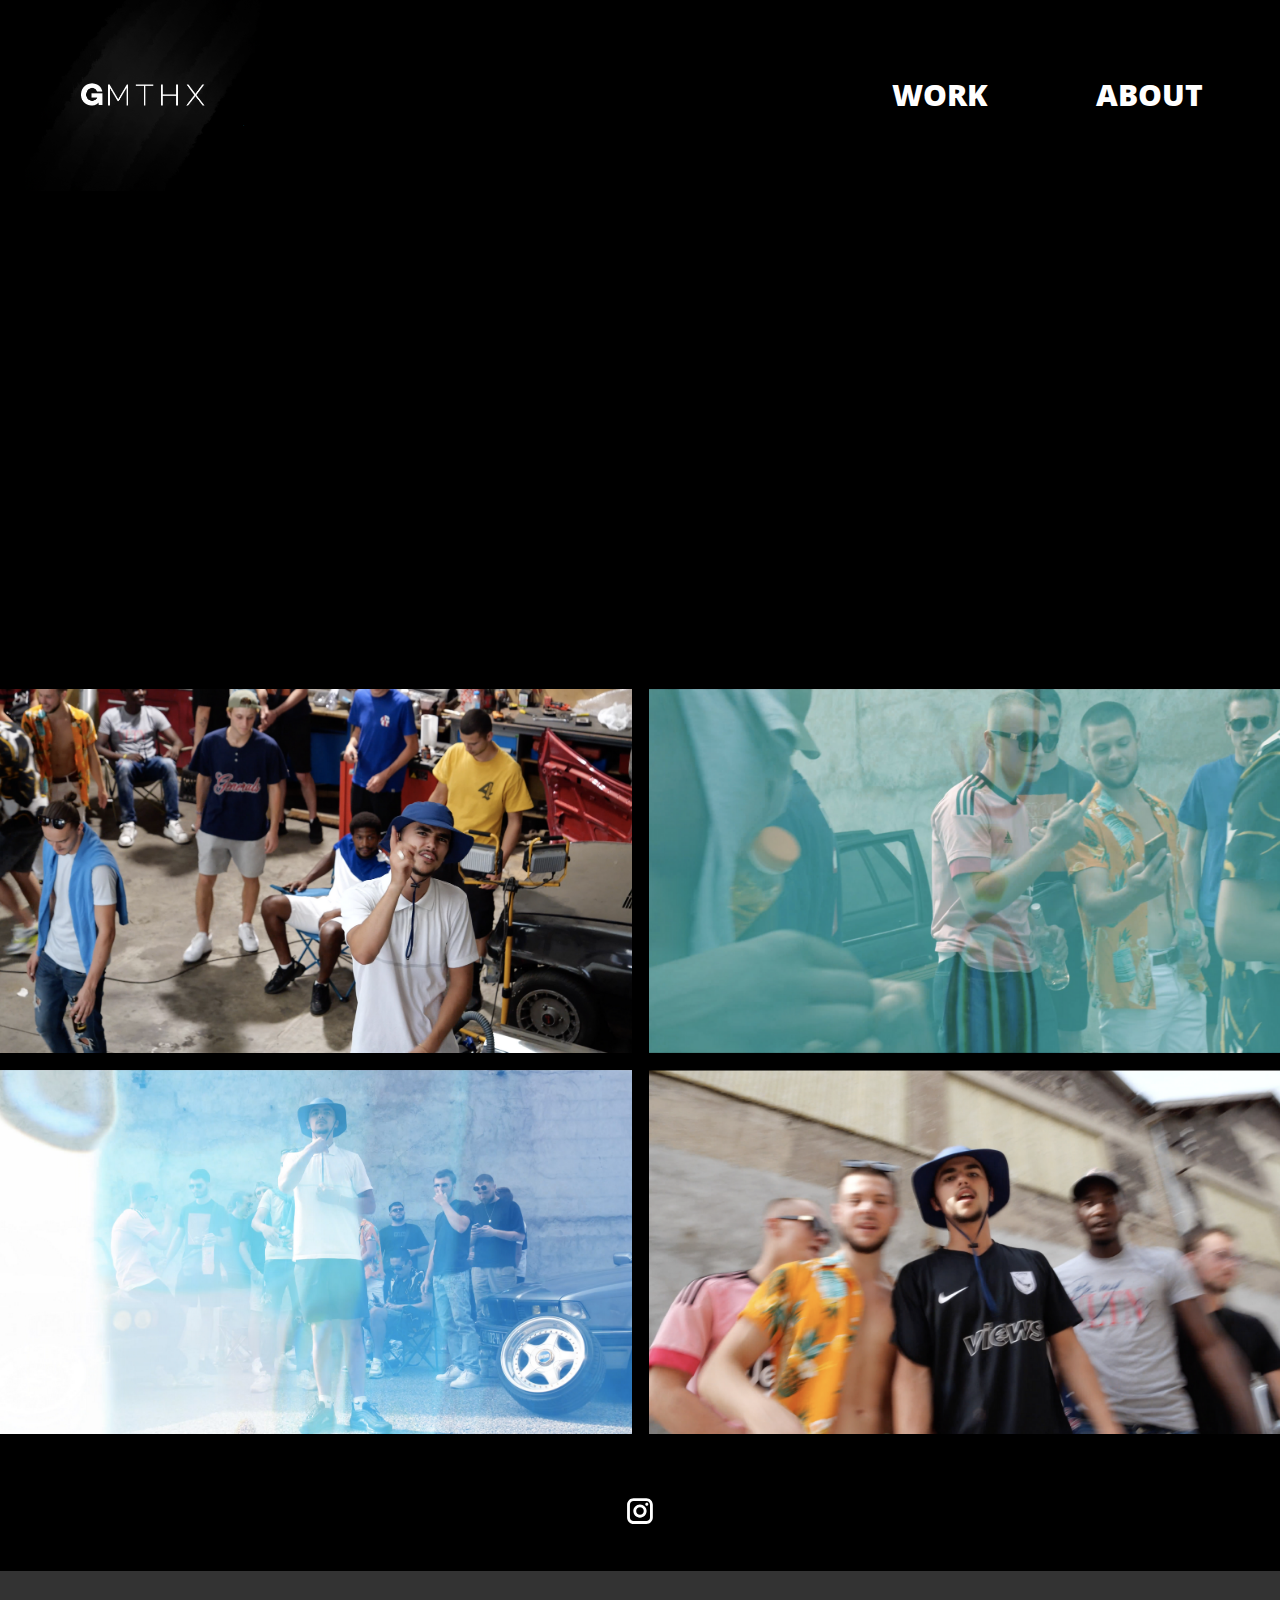
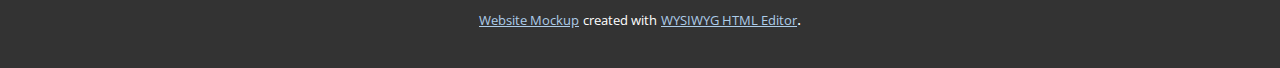
<file: Dixième-Mesure.html>
<!DOCTYPE html>
<html style="font-size: 16px;">
  <head>
    <meta name="viewport" content="width=device-width, initial-scale=1.0">
    <meta charset="utf-8">
    <meta name="keywords" content="">
    <meta name="description" content="">
    <meta name="page_type" content="np-template-header-footer-from-plugin">
    <title>Dixième Mesure</title>
    <link rel="stylesheet" href="nicepage.css" media="screen">
<link rel="stylesheet" href="Dixième-Mesure.css" media="screen">
    <script class="u-script" type="text/javascript" src="jquery.js" defer=""></script>
    <script class="u-script" type="text/javascript" src="nicepage.js" defer=""></script>
    <meta name="generator" content="Nicepage 3.0.9, nicepage.com">
    <link id="u-theme-google-font" rel="stylesheet" href="https://fonts.googleapis.com/css?family=Roboto:100,100i,300,300i,400,400i,500,500i,700,700i,900,900i|Open+Sans:300,300i,400,400i,600,600i,700,700i,800,800i">
    <link id="u-page-google-font" rel="stylesheet" href="https://fonts.googleapis.com/css?family=Open+Sans:300,300i,400,400i,600,600i,700,700i,800,800i">
    
    
    
    
    <script type="application/ld+json">{
		"@context": "http://schema.org",
		"@type": "Organization",
		"name": "",
		"url": "index.html",
		"logo": "images/LogoGmthx3.png",
		"sameAs": [
				"https://www.instagram.com/gregoiremthx/"
		]
}</script>
    <meta property="og:title" content="Dixième Mesure">
    <meta property="og:type" content="website">
    <meta name="theme-color" content="#478ac9">
    <link rel="canonical" href="index.html">
    <meta property="og:url" content="index.html">
  </head>
  <body class="u-body"><header class="u-align-center u-black u-clearfix u-header u-header" id="sec-c20e"><div class="u-clearfix u-sheet u-sheet-1">
        <nav class="u-menu u-menu-dropdown u-offcanvas u-menu-1">
          <div class="menu-collapse u-custom-font" style="font-size: 1.875rem; letter-spacing: 0px; font-family: &quot;Open Sans&quot;; font-weight: 800;">
            <a class="u-button-style u-custom-left-right-menu-spacing u-custom-padding-bottom u-custom-top-bottom-menu-spacing u-nav-link u-text-active-white u-text-hover-grey-25 u-text-white" href="#" style="padding: 0px 4px; font-size: calc(1em + 0px);">
              <svg><use xmlns:xlink="http://www.w3.org/1999/xlink" xlink:href="#menu-hamburger"></use></svg>
              <svg version="1.1" xmlns="http://www.w3.org/2000/svg" xmlns:xlink="http://www.w3.org/1999/xlink"><defs><symbol id="menu-hamburger" viewBox="0 0 16 16" style="width: 16px; height: 16px;"><rect y="1" width="16" height="2"></rect><rect y="7" width="16" height="2"></rect><rect y="13" width="16" height="2"></rect>
</symbol>
</defs></svg>
            </a>
          </div>
          <div class="u-custom-menu u-nav-container">
            <ul class="u-custom-font u-nav u-unstyled u-nav-1"><li class="u-nav-item"><a class="u-button-style u-nav-link u-text-active-white u-text-hover-grey-25 u-text-white" href="Work.html" style="padding: 24px 54px;">WORK</a>
</li><li class="u-nav-item"><a class="u-button-style u-nav-link u-text-active-white u-text-hover-grey-25 u-text-white" href="About.html" style="padding: 24px 54px;">ABOUT</a>
</li></ul>
          </div>
          <div class="u-custom-menu u-nav-container-collapse">
            <div class="u-black u-container-style u-inner-container-layout u-opacity u-opacity-95 u-sidenav">
              <div class="u-sidenav-overflow">
                <div class="u-menu-close"></div>
                <ul class="u-align-center u-nav u-popupmenu-items u-unstyled u-nav-2"><li class="u-nav-item"><a class="u-button-style u-nav-link" href="Work.html" style="padding: 24px 54px;">WORK</a>
</li><li class="u-nav-item"><a class="u-button-style u-nav-link" href="About.html" style="padding: 24px 54px;">ABOUT</a>
</li></ul>
              </div>
            </div>
            <div class="u-black u-menu-overlay u-opacity u-opacity-70"></div>
          </div>
        </nav>
        <a href="GMTHX.html" data-page-id="702807267" class="u-image u-logo u-image-1" data-image-width="470" data-image-height="364" title="HOME">
          <img src="images/LogoGmthx3.png" class="u-logo-image u-logo-image-1" data-image-width="245.8575">
        </a>
      </div></header>
    <section class="u-align-center u-black u-clearfix u-section-1" id="sec-7dcd">
      <div class="u-clearfix u-sheet u-valign-middle u-sheet-1">
        <div class="u-align-left u-expanded-width-sm u-expanded-width-xs u-video u-video-1">
          <div style="position: absolute; width: 100%; height: 100%; left: 0px; top: 0px;" class="embed-responsive">
            <iframe style="position: absolute;top: 0;left: 0;width: 100%;height: 100%;" class="embed-responsive-item" src="https://player.vimeo.com/video/452330072?loop=0&amp;muted=0&amp;title=0" frameborder="0" allowfullscreen=""></iframe>
          </div>
        </div>
      </div>
    </section>
    <section class="u-align-center u-black u-clearfix u-section-2" id="sec-3b1d">
      <div class="u-expanded-width u-gallery u-layout-grid u-lightbox u-show-text-on-hover u-gallery-1">
        <div class="u-gallery-inner u-gallery-inner-1">
          <div class="u-effect-fade u-gallery-item">
            <div class="u-back-slide" data-image-width="1600" data-image-height="899">
              <img class="u-back-image u-expanded" src="images/Capturedecran2020-12-14a18.30.45.png">
            </div>
            <div class="u-over-slide u-shading u-over-slide-1">
              <h3 class="u-gallery-heading"></h3>
              <p class="u-gallery-text"></p>
            </div>
          </div>
          <div class="u-effect-fade u-gallery-item">
            <div class="u-back-slide" data-image-width="1600" data-image-height="900">
              <img class="u-back-image u-expanded" src="images/Capturedecran2020-12-14a18.29.31.png">
            </div>
            <div class="u-over-slide u-shading u-over-slide-2">
              <h3 class="u-gallery-heading"></h3>
              <p class="u-gallery-text"></p>
            </div>
          </div>
        </div>
      </div>
    </section>
    <section class="u-align-center u-black u-clearfix u-valign-middle u-section-3" id="sec-7899">
      <div class="u-expanded-width u-gallery u-layout-grid u-lightbox u-show-text-on-hover u-gallery-1">
        <div class="u-gallery-inner u-gallery-inner-1">
          <div class="u-effect-fade u-gallery-item">
            <div class="u-back-slide" data-image-width="1600" data-image-height="898">
              <img class="u-back-image u-expanded" src="images/Capturedecran2020-12-14a18.28.08.png">
            </div>
            <div class="u-over-slide u-shading u-over-slide-1">
              <h3 class="u-gallery-heading"></h3>
              <p class="u-gallery-text"></p>
            </div>
          </div>
          <div class="u-effect-fade u-gallery-item">
            <div class="u-back-slide" data-image-width="1600" data-image-height="900">
              <img class="u-back-image u-expanded" src="images/Capturedecran2020-12-14a18.31.46.png">
            </div>
            <div class="u-over-slide u-shading u-over-slide-2">
              <h3 class="u-gallery-heading"></h3>
              <p class="u-gallery-text"></p>
            </div>
          </div>
        </div>
      </div>
    </section>
    
    
    <footer class="u-black u-clearfix u-footer" id="sec-f92e"><div class="u-clearfix u-sheet u-sheet-1">
        <div class="u-align-left u-social-icons u-spacing-10 u-social-icons-1">
          <a class="u-social-url" target="_blank" href="https://www.instagram.com/gregoiremthx/"><span class="u-icon u-icon-circle u-social-instagram u-social-type-logo u-icon-1"><svg class="u-svg-link" preserveAspectRatio="xMidYMin slice" viewBox="0 0 112 112" style=""><use xmlns:xlink="http://www.w3.org/1999/xlink" xlink:href="#svg-9d5a"></use></svg><svg xmlns="http://www.w3.org/2000/svg" xmlns:xlink="http://www.w3.org/1999/xlink" version="1.1" xml:space="preserve" class="u-svg-content" viewBox="0 0 112 112" x="0px" y="0px" id="svg-9d5a"><path d="M55.9,32.9c-12.8,0-23.2,10.4-23.2,23.2s10.4,23.2,23.2,23.2s23.2-10.4,23.2-23.2S68.7,32.9,55.9,32.9z M55.9,69.4c-7.4,0-13.3-6-13.3-13.3c-0.1-7.4,6-13.3,13.3-13.3s13.3,6,13.3,13.3C69.3,63.5,63.3,69.4,55.9,69.4z"></path><path d="M79.7,26.8c-3,0-5.4,2.5-5.4,5.4s2.5,5.4,5.4,5.4c3,0,5.4-2.5,5.4-5.4S82.7,26.8,79.7,26.8z"></path><path d="M78.2,11H33.5C21,11,10.8,21.3,10.8,33.7v44.7c0,12.6,10.2,22.8,22.7,22.8h44.7c12.6,0,22.7-10.2,22.7-22.7 V33.7C100.8,21.1,90.6,11,78.2,11z M91,78.4c0,7.1-5.8,12.8-12.8,12.8H33.5c-7.1,0-12.8-5.8-12.8-12.8V33.7 c0-7.1,5.8-12.8,12.8-12.8h44.7c7.1,0,12.8,5.8,12.8,12.8V78.4z"></path></svg></span>
          </a>
        </div>
      </div></footer>
    <section class="u-backlink u-clearfix u-grey-80">
      <a class="u-link" href="https://nicepage.com/website-mockup" target="_blank">
        <span>Website Mockup</span>
      </a>
      <p class="u-text">
        <span>created with</span>
      </p>
      <a class="u-link" href="https://nicepage.com/html-website-builder" target="_blank">
        <span>WYSIWYG HTML Editor</span>
      </a>. 
    </section>
  </body>
</html>
</file>
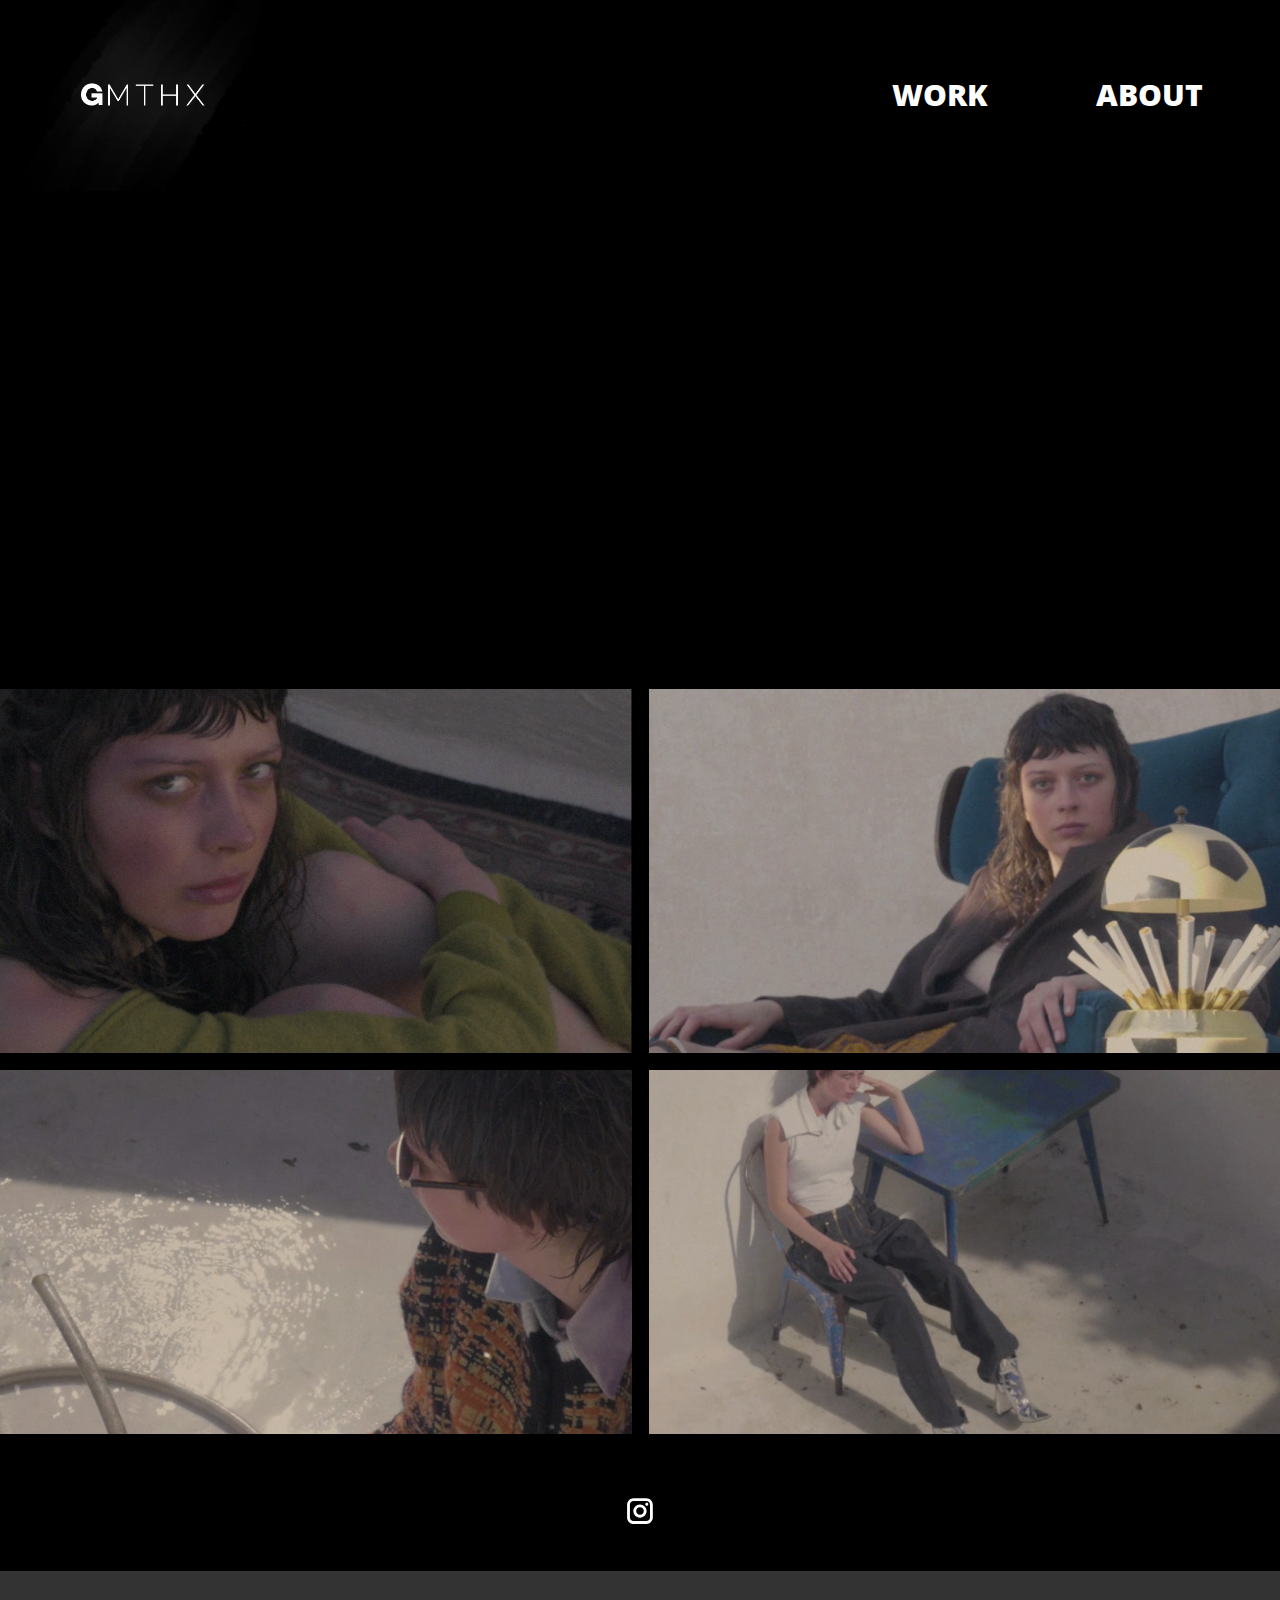
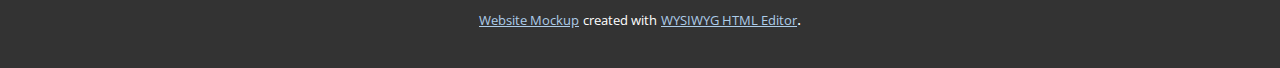
<file: Empty-Pool.html>
<!DOCTYPE html>
<html style="font-size: 16px;">
  <head>
    <meta name="viewport" content="width=device-width, initial-scale=1.0">
    <meta charset="utf-8">
    <meta name="keywords" content="">
    <meta name="description" content="">
    <meta name="page_type" content="np-template-header-footer-from-plugin">
    <title>Empty Pool</title>
    <link rel="stylesheet" href="nicepage.css" media="screen">
<link rel="stylesheet" href="Empty-Pool.css" media="screen">
    <script class="u-script" type="text/javascript" src="jquery.js" defer=""></script>
    <script class="u-script" type="text/javascript" src="nicepage.js" defer=""></script>
    <meta name="generator" content="Nicepage 3.0.9, nicepage.com">
    <link id="u-theme-google-font" rel="stylesheet" href="https://fonts.googleapis.com/css?family=Roboto:100,100i,300,300i,400,400i,500,500i,700,700i,900,900i|Open+Sans:300,300i,400,400i,600,600i,700,700i,800,800i">
    <link id="u-page-google-font" rel="stylesheet" href="https://fonts.googleapis.com/css?family=Open+Sans:300,300i,400,400i,600,600i,700,700i,800,800i">
    
    
    
    
    <script type="application/ld+json">{
		"@context": "http://schema.org",
		"@type": "Organization",
		"name": "",
		"url": "index.html",
		"logo": "images/LogoGmthx3.png",
		"sameAs": [
				"https://www.instagram.com/gregoiremthx/"
		]
}</script>
    <meta property="og:title" content="Empty Pool">
    <meta property="og:type" content="website">
    <meta name="theme-color" content="#478ac9">
    <link rel="canonical" href="index.html">
    <meta property="og:url" content="index.html">
  </head>
  <body class="u-body"><header class="u-align-center u-black u-clearfix u-header u-header" id="sec-c20e"><div class="u-clearfix u-sheet u-sheet-1">
        <nav class="u-menu u-menu-dropdown u-offcanvas u-menu-1">
          <div class="menu-collapse u-custom-font" style="font-size: 1.875rem; letter-spacing: 0px; font-family: &quot;Open Sans&quot;; font-weight: 800;">
            <a class="u-button-style u-custom-left-right-menu-spacing u-custom-padding-bottom u-custom-top-bottom-menu-spacing u-nav-link u-text-active-white u-text-hover-grey-25 u-text-white" href="#" style="padding: 0px 4px; font-size: calc(1em + 0px);">
              <svg><use xmlns:xlink="http://www.w3.org/1999/xlink" xlink:href="#menu-hamburger"></use></svg>
              <svg version="1.1" xmlns="http://www.w3.org/2000/svg" xmlns:xlink="http://www.w3.org/1999/xlink"><defs><symbol id="menu-hamburger" viewBox="0 0 16 16" style="width: 16px; height: 16px;"><rect y="1" width="16" height="2"></rect><rect y="7" width="16" height="2"></rect><rect y="13" width="16" height="2"></rect>
</symbol>
</defs></svg>
            </a>
          </div>
          <div class="u-custom-menu u-nav-container">
            <ul class="u-custom-font u-nav u-unstyled u-nav-1"><li class="u-nav-item"><a class="u-button-style u-nav-link u-text-active-white u-text-hover-grey-25 u-text-white" href="Work.html" style="padding: 24px 54px;">WORK</a>
</li><li class="u-nav-item"><a class="u-button-style u-nav-link u-text-active-white u-text-hover-grey-25 u-text-white" href="About.html" style="padding: 24px 54px;">ABOUT</a>
</li></ul>
          </div>
          <div class="u-custom-menu u-nav-container-collapse">
            <div class="u-black u-container-style u-inner-container-layout u-opacity u-opacity-95 u-sidenav">
              <div class="u-sidenav-overflow">
                <div class="u-menu-close"></div>
                <ul class="u-align-center u-nav u-popupmenu-items u-unstyled u-nav-2"><li class="u-nav-item"><a class="u-button-style u-nav-link" href="Work.html" style="padding: 24px 54px;">WORK</a>
</li><li class="u-nav-item"><a class="u-button-style u-nav-link" href="About.html" style="padding: 24px 54px;">ABOUT</a>
</li></ul>
              </div>
            </div>
            <div class="u-black u-menu-overlay u-opacity u-opacity-70"></div>
          </div>
        </nav>
        <a href="GMTHX.html" data-page-id="702807267" class="u-image u-logo u-image-1" data-image-width="470" data-image-height="364" title="HOME">
          <img src="images/LogoGmthx3.png" class="u-logo-image u-logo-image-1" data-image-width="245.8575">
        </a>
      </div></header>
    <section class="u-align-center u-black u-clearfix u-section-1" id="sec-ae5c">
      <div class="u-clearfix u-sheet u-valign-middle-lg u-valign-middle-md u-valign-middle-sm u-valign-middle-xl u-sheet-1">
        <div class="u-align-left u-expanded-width-sm u-expanded-width-xs u-video u-video-1">
          <div style="position: absolute; width: 100%; height: 100%; left: 0px; top: 0px;" class="embed-responsive">
            <iframe style="position: absolute;top: 0;left: 0;width: 100%;height: 100%;" class="embed-responsive-item" src="https://player.vimeo.com/video/442070998?loop=0&amp;muted=0&amp;title=0" frameborder="0" allowfullscreen=""></iframe>
          </div>
        </div>
      </div>
    </section>
    <section class="u-align-center u-black u-clearfix u-section-2" id="sec-3b1d">
      <div class="u-expanded-width u-gallery u-layout-grid u-lightbox u-show-text-on-hover u-gallery-1">
        <div class="u-gallery-inner u-gallery-inner-1">
          <div class="u-effect-fade u-gallery-item">
            <div class="u-back-slide" data-image-width="1600" data-image-height="1200">
              <img class="u-back-image u-expanded" src="images/Capturedecran2020-12-07a16.24.10.png">
            </div>
            <div class="u-over-slide u-shading u-over-slide-1">
              <h3 class="u-gallery-heading"></h3>
              <p class="u-gallery-text"></p>
            </div>
          </div>
          <div class="u-effect-fade u-gallery-item">
            <div class="u-back-slide" data-image-width="1600" data-image-height="1200">
              <img class="u-back-image u-expanded" src="images/Capturedecran2020-12-14a17.24.18.png">
            </div>
            <div class="u-over-slide u-shading u-over-slide-2">
              <h3 class="u-gallery-heading"></h3>
              <p class="u-gallery-text"></p>
            </div>
          </div>
        </div>
      </div>
    </section>
    <section class="u-align-center u-black u-clearfix u-valign-middle u-section-3" id="sec-7899">
      <div class="u-expanded-width u-gallery u-layout-grid u-lightbox u-show-text-on-hover u-gallery-1">
        <div class="u-gallery-inner u-gallery-inner-1">
          <div class="u-effect-fade u-gallery-item">
            <div class="u-back-slide" data-image-width="1600" data-image-height="1204">
              <img class="u-back-image u-expanded" src="images/Capturedecran2020-12-14a17.27.31.png">
            </div>
            <div class="u-over-slide u-shading u-over-slide-1">
              <h3 class="u-gallery-heading"></h3>
              <p class="u-gallery-text"></p>
            </div>
          </div>
          <div class="u-effect-fade u-gallery-item">
            <div class="u-back-slide" data-image-width="1600" data-image-height="1201">
              <img class="u-back-image u-expanded" src="images/Capturedecran2020-12-14a17.27.09.png">
            </div>
            <div class="u-over-slide u-shading u-over-slide-2">
              <h3 class="u-gallery-heading"></h3>
              <p class="u-gallery-text"></p>
            </div>
          </div>
        </div>
      </div>
    </section>
    
    
    <footer class="u-black u-clearfix u-footer" id="sec-f92e"><div class="u-clearfix u-sheet u-sheet-1">
        <div class="u-align-left u-social-icons u-spacing-10 u-social-icons-1">
          <a class="u-social-url" target="_blank" href="https://www.instagram.com/gregoiremthx/"><span class="u-icon u-icon-circle u-social-instagram u-social-type-logo u-icon-1"><svg class="u-svg-link" preserveAspectRatio="xMidYMin slice" viewBox="0 0 112 112" style=""><use xmlns:xlink="http://www.w3.org/1999/xlink" xlink:href="#svg-9d5a"></use></svg><svg xmlns="http://www.w3.org/2000/svg" xmlns:xlink="http://www.w3.org/1999/xlink" version="1.1" xml:space="preserve" class="u-svg-content" viewBox="0 0 112 112" x="0px" y="0px" id="svg-9d5a"><path d="M55.9,32.9c-12.8,0-23.2,10.4-23.2,23.2s10.4,23.2,23.2,23.2s23.2-10.4,23.2-23.2S68.7,32.9,55.9,32.9z M55.9,69.4c-7.4,0-13.3-6-13.3-13.3c-0.1-7.4,6-13.3,13.3-13.3s13.3,6,13.3,13.3C69.3,63.5,63.3,69.4,55.9,69.4z"></path><path d="M79.7,26.8c-3,0-5.4,2.5-5.4,5.4s2.5,5.4,5.4,5.4c3,0,5.4-2.5,5.4-5.4S82.7,26.8,79.7,26.8z"></path><path d="M78.2,11H33.5C21,11,10.8,21.3,10.8,33.7v44.7c0,12.6,10.2,22.8,22.7,22.8h44.7c12.6,0,22.7-10.2,22.7-22.7 V33.7C100.8,21.1,90.6,11,78.2,11z M91,78.4c0,7.1-5.8,12.8-12.8,12.8H33.5c-7.1,0-12.8-5.8-12.8-12.8V33.7 c0-7.1,5.8-12.8,12.8-12.8h44.7c7.1,0,12.8,5.8,12.8,12.8V78.4z"></path></svg></span>
          </a>
        </div>
      </div></footer>
    <section class="u-backlink u-clearfix u-grey-80">
      <a class="u-link" href="https://nicepage.com/website-mockup" target="_blank">
        <span>Website Mockup</span>
      </a>
      <p class="u-text">
        <span>created with</span>
      </p>
      <a class="u-link" href="https://nicepage.com/html-website-builder" target="_blank">
        <span>WYSIWYG HTML Editor</span>
      </a>. 
    </section>
  </body>
</html>
</file>
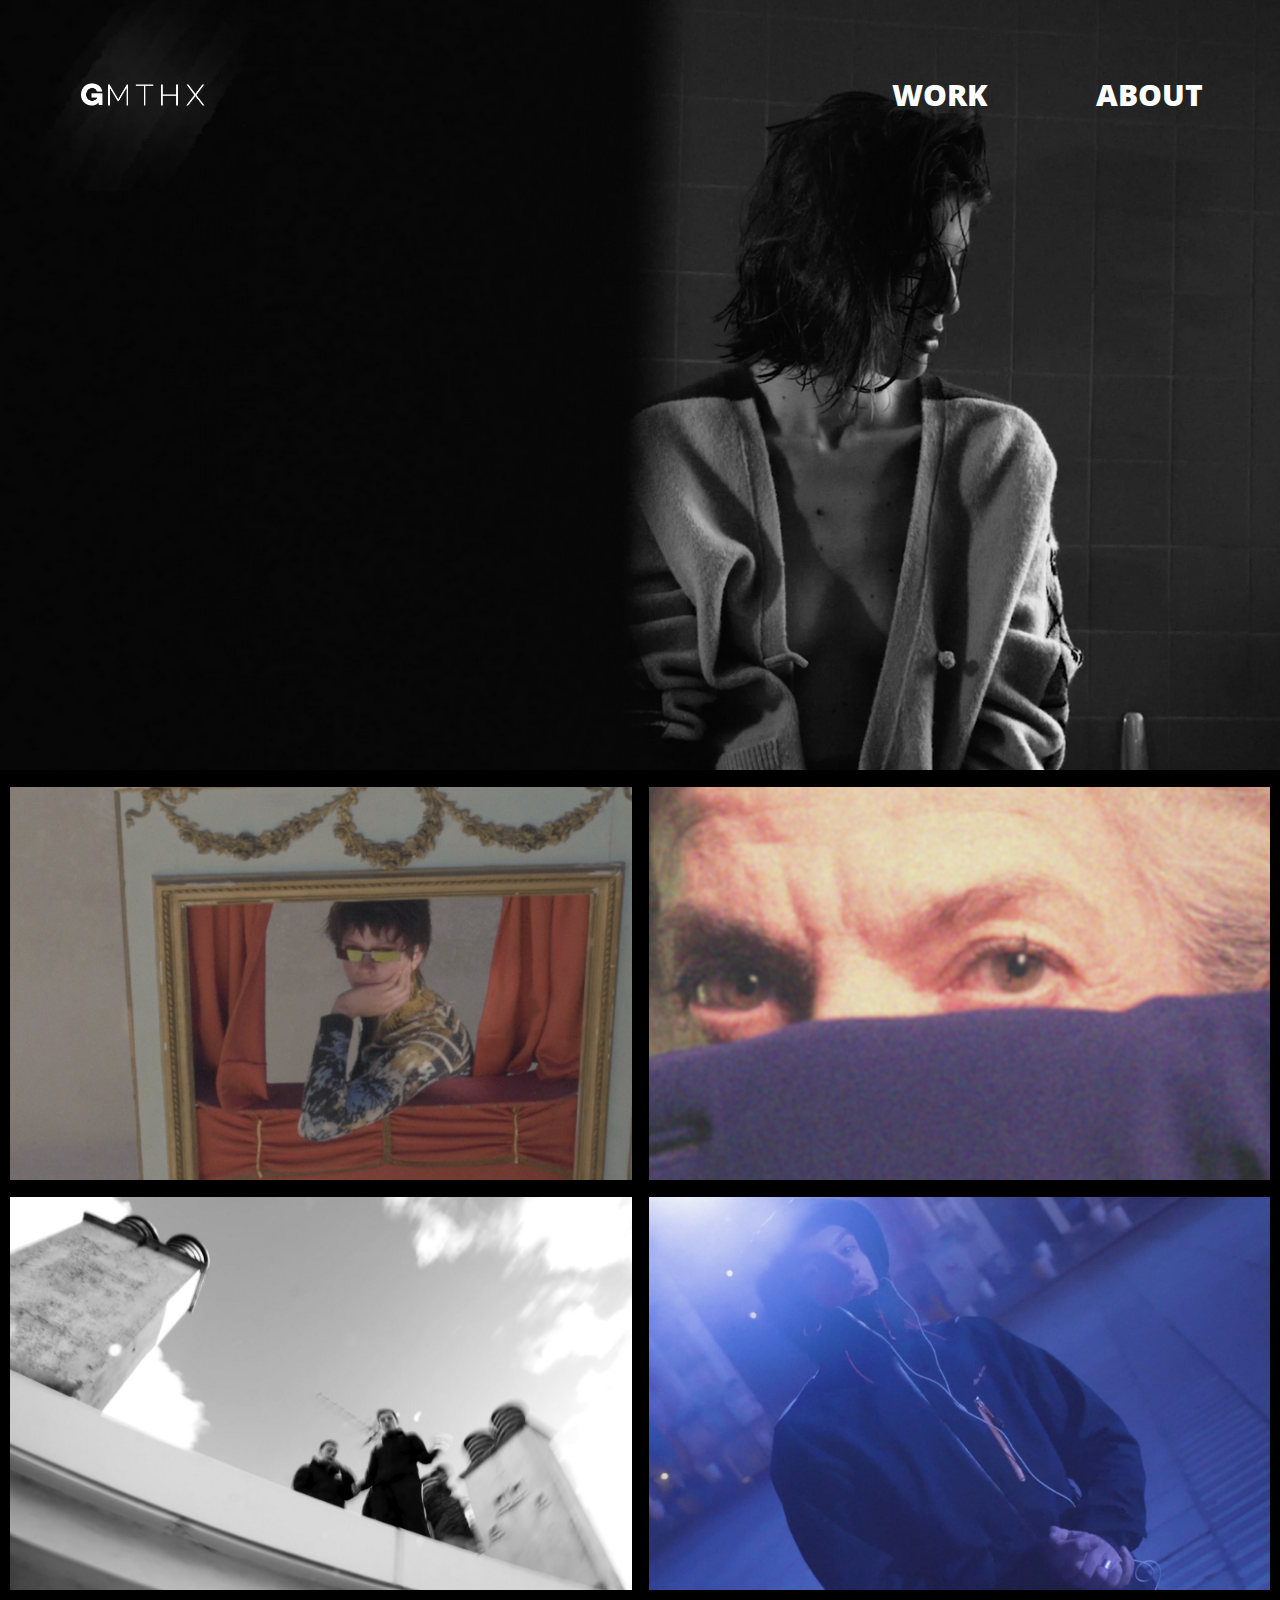
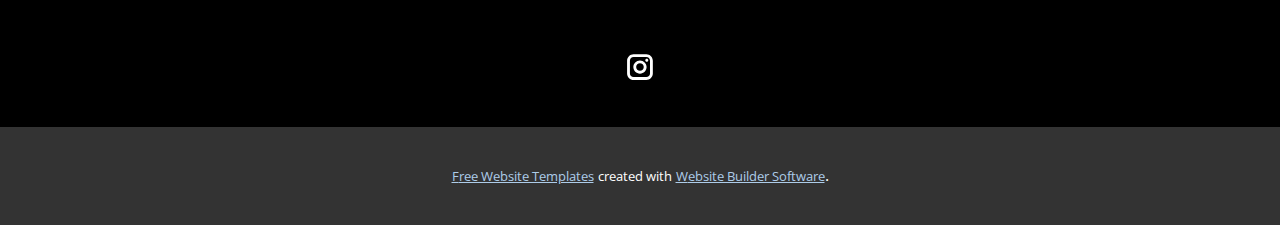
<file: GMTHX.html>
<!DOCTYPE html>
<html style="font-size: 16px;">
  <head>
    <meta name="viewport" content="width=device-width, initial-scale=1.0">
    <meta charset="utf-8">
    <meta name="keywords" content="">
    <meta name="description" content="">
    <meta name="page_type" content="np-template-header-footer-from-plugin">
    <title>GMTHX</title>
    <link rel="stylesheet" href="nicepage.css" media="screen">
<link rel="stylesheet" href="GMTHX.css" media="screen">
    <script class="u-script" type="text/javascript" src="jquery.js" defer=""></script>
    <script class="u-script" type="text/javascript" src="nicepage.js" defer=""></script>
    <meta name="generator" content="Nicepage 3.0.9, nicepage.com">
    <link id="u-theme-google-font" rel="stylesheet" href="https://fonts.googleapis.com/css?family=Roboto:100,100i,300,300i,400,400i,500,500i,700,700i,900,900i|Open+Sans:300,300i,400,400i,600,600i,700,700i,800,800i">
    <link id="u-page-google-font" rel="stylesheet" href="https://fonts.googleapis.com/css?family=Open+Sans:300,300i,400,400i,600,600i,700,700i,800,800i">
    
    
    
    
    <script type="application/ld+json">{
		"@context": "http://schema.org",
		"@type": "Organization",
		"name": "",
		"url": "index.html",
		"logo": "images/LogoGmthx3.png",
		"sameAs": [
				"https://www.instagram.com/gregoiremthx/"
		]
}</script>
    <meta property="og:title" content="GMTHX">
    <meta property="og:type" content="website">
    <meta name="theme-color" content="#478ac9">
    <link rel="canonical" href="index.html">
    <meta property="og:url" content="index.html">
  </head>
  <body class="u-black u-body u-overlap u-overlap-transparent"><header class="u-align-center u-black u-clearfix u-header u-header" id="sec-c20e"><div class="u-clearfix u-sheet u-sheet-1">
        <nav class="u-menu u-menu-dropdown u-offcanvas u-menu-1">
          <div class="menu-collapse u-custom-font" style="font-size: 1.875rem; letter-spacing: 0px; font-family: &quot;Open Sans&quot;; font-weight: 800;">
            <a class="u-button-style u-custom-left-right-menu-spacing u-custom-padding-bottom u-custom-top-bottom-menu-spacing u-nav-link u-text-active-white u-text-hover-grey-25 u-text-white" href="#" style="padding: 0px 4px; font-size: calc(1em + 0px);">
              <svg><use xmlns:xlink="http://www.w3.org/1999/xlink" xlink:href="#menu-hamburger"></use></svg>
              <svg version="1.1" xmlns="http://www.w3.org/2000/svg" xmlns:xlink="http://www.w3.org/1999/xlink"><defs><symbol id="menu-hamburger" viewBox="0 0 16 16" style="width: 16px; height: 16px;"><rect y="1" width="16" height="2"></rect><rect y="7" width="16" height="2"></rect><rect y="13" width="16" height="2"></rect>
</symbol>
</defs></svg>
            </a>
          </div>
          <div class="u-custom-menu u-nav-container">
            <ul class="u-custom-font u-nav u-unstyled u-nav-1"><li class="u-nav-item"><a class="u-button-style u-nav-link u-text-active-white u-text-hover-grey-25 u-text-white" href="Work.html" style="padding: 24px 54px;">WORK</a>
</li><li class="u-nav-item"><a class="u-button-style u-nav-link u-text-active-white u-text-hover-grey-25 u-text-white" href="About.html" style="padding: 24px 54px;">ABOUT</a>
</li></ul>
          </div>
          <div class="u-custom-menu u-nav-container-collapse">
            <div class="u-black u-container-style u-inner-container-layout u-opacity u-opacity-95 u-sidenav">
              <div class="u-sidenav-overflow">
                <div class="u-menu-close"></div>
                <ul class="u-align-center u-nav u-popupmenu-items u-unstyled u-nav-2"><li class="u-nav-item"><a class="u-button-style u-nav-link" href="Work.html" style="padding: 24px 54px;">WORK</a>
</li><li class="u-nav-item"><a class="u-button-style u-nav-link" href="About.html" style="padding: 24px 54px;">ABOUT</a>
</li></ul>
              </div>
            </div>
            <div class="u-black u-menu-overlay u-opacity u-opacity-70"></div>
          </div>
        </nav>
        <a href="GMTHX.html" data-page-id="702807267" class="u-image u-logo u-image-1" data-image-width="470" data-image-height="364" title="HOME">
          <img src="images/LogoGmthx3.png" class="u-logo-image u-logo-image-1" data-image-width="245.8575">
        </a>
      </div></header>
    <section class="u-clearfix u-section-1" id="sec-a84d">
      <div class="u-clearfix u-sheet u-sheet-1">
        <div class="u-clearfix u-layout-wrap u-layout-wrap-1">
          <div class="u-layout">
            <div class="u-layout-row">
              <div class="u-container-style u-effect-hover-zoom u-image u-layout-cell u-size-60 u-image-1" data-image-width="1600" data-image-height="900" data-href="Under-the-Lake.html" data-page-id="1810719698">
                <div class="u-background-effect u-expanded">
                  <div class="u-background-effect-image u-expanded u-image u-image-2" data-image-width="1600" data-image-height="900"></div>
                </div>
                <div class="u-container-layout u-container-layout-1"></div>
              </div>
            </div>
          </div>
        </div>
      </div>
    </section>
    <section class="u-align-center u-clearfix u-image u-shading u-section-2" id="sec-8907" data-image-width="2000" data-image-height="1333">
      <div class="u-clearfix u-sheet u-valign-middle u-sheet-1">
        <div class="u-gallery u-layout-grid u-lightbox u-show-text-on-hover u-gallery-1">
          <div class="u-gallery-inner u-gallery-inner-1">
            <div class="u-effect-fade u-gallery-item" data-href="Empty-Pool.html" data-page-id="1118530403">
              <div class="u-back-slide" data-image-width="2392" data-image-height="1800">
                <img class="u-back-image u-expanded" src="images/Capturedecran2020-12-07a15.48.01.png">
              </div>
              <div class="u-over-slide u-shading u-over-slide-1">
                <h3 class="u-gallery-heading"></h3>
                <p class="u-gallery-text"></p>
              </div>
            </div>
            <div class="u-effect-fade u-gallery-item" data-href="Mrs-Robinson.html" data-page-id="2815018665">
              <div class="u-back-slide" data-image-width="1385" data-image-height="1080">
                <img class="u-back-image u-expanded" src="images/171.jpg">
              </div>
              <div class="u-over-slide u-shading u-over-slide-2">
                <h3 class="u-gallery-heading"></h3>
                <p class="u-gallery-text"></p>
              </div>
            </div>
          </div>
        </div>
      </div>
    </section>
    <section class="u-align-center u-clearfix u-image u-shading u-section-3" id="sec-91b6" data-image-width="2000" data-image-height="1333">
      <div class="u-clearfix u-sheet u-sheet-1">
        <div class="u-gallery u-layout-grid u-lightbox u-show-text-on-hover u-gallery-1">
          <div class="u-gallery-inner u-gallery-inner-1">
            <div class="u-effect-fade u-gallery-item" data-href="Prototype.html" data-page-id="285877009">
              <div class="u-back-slide" data-image-width="2880" data-image-height="1620">
                <img class="u-back-image u-expanded" src="images/Capturedecran2020-12-07a16.26.56.png">
              </div>
              <div class="u-over-slide u-shading u-over-slide-1">
                <h3 class="u-gallery-heading"></h3>
                <p class="u-gallery-text"></p>
              </div>
            </div>
            <div class="u-effect-fade u-gallery-item" data-href="IRIS.html" data-page-id="282539109">
              <div class="u-back-slide" data-image-width="1600" data-image-height="1214">
                <img class="u-back-image u-expanded" src="images/Capturedecran2020-12-07a16.25.23.png">
              </div>
              <div class="u-over-slide u-shading u-over-slide-2">
                <h3 class="u-gallery-heading"></h3>
                <p class="u-gallery-text"></p>
              </div>
            </div>
          </div>
        </div>
      </div>
    </section>
    
    
    <footer class="u-black u-clearfix u-footer" id="sec-f92e"><div class="u-clearfix u-sheet u-sheet-1">
        <div class="u-align-left u-social-icons u-spacing-10 u-social-icons-1">
          <a class="u-social-url" target="_blank" href="https://www.instagram.com/gregoiremthx/"><span class="u-icon u-icon-circle u-social-instagram u-social-type-logo u-icon-1"><svg class="u-svg-link" preserveAspectRatio="xMidYMin slice" viewBox="0 0 112 112" style=""><use xmlns:xlink="http://www.w3.org/1999/xlink" xlink:href="#svg-9d5a"></use></svg><svg xmlns="http://www.w3.org/2000/svg" xmlns:xlink="http://www.w3.org/1999/xlink" version="1.1" xml:space="preserve" class="u-svg-content" viewBox="0 0 112 112" x="0px" y="0px" id="svg-9d5a"><path d="M55.9,32.9c-12.8,0-23.2,10.4-23.2,23.2s10.4,23.2,23.2,23.2s23.2-10.4,23.2-23.2S68.7,32.9,55.9,32.9z M55.9,69.4c-7.4,0-13.3-6-13.3-13.3c-0.1-7.4,6-13.3,13.3-13.3s13.3,6,13.3,13.3C69.3,63.5,63.3,69.4,55.9,69.4z"></path><path d="M79.7,26.8c-3,0-5.4,2.5-5.4,5.4s2.5,5.4,5.4,5.4c3,0,5.4-2.5,5.4-5.4S82.7,26.8,79.7,26.8z"></path><path d="M78.2,11H33.5C21,11,10.8,21.3,10.8,33.7v44.7c0,12.6,10.2,22.8,22.7,22.8h44.7c12.6,0,22.7-10.2,22.7-22.7 V33.7C100.8,21.1,90.6,11,78.2,11z M91,78.4c0,7.1-5.8,12.8-12.8,12.8H33.5c-7.1,0-12.8-5.8-12.8-12.8V33.7 c0-7.1,5.8-12.8,12.8-12.8h44.7c7.1,0,12.8,5.8,12.8,12.8V78.4z"></path></svg></span>
          </a>
        </div>
      </div></footer>
    <section class="u-backlink u-clearfix u-grey-80">
      <a class="u-link" href="https://nicepage.com/website-templates" target="_blank">
        <span>Free Website Templates</span>
      </a>
      <p class="u-text">
        <span>created with</span>
      </p>
      <a class="u-link" href="https://nicepage.com/" target="_blank">
        <span>Website Builder Software</span>
      </a>. 
    </section>
  </body>
</html>
</file>
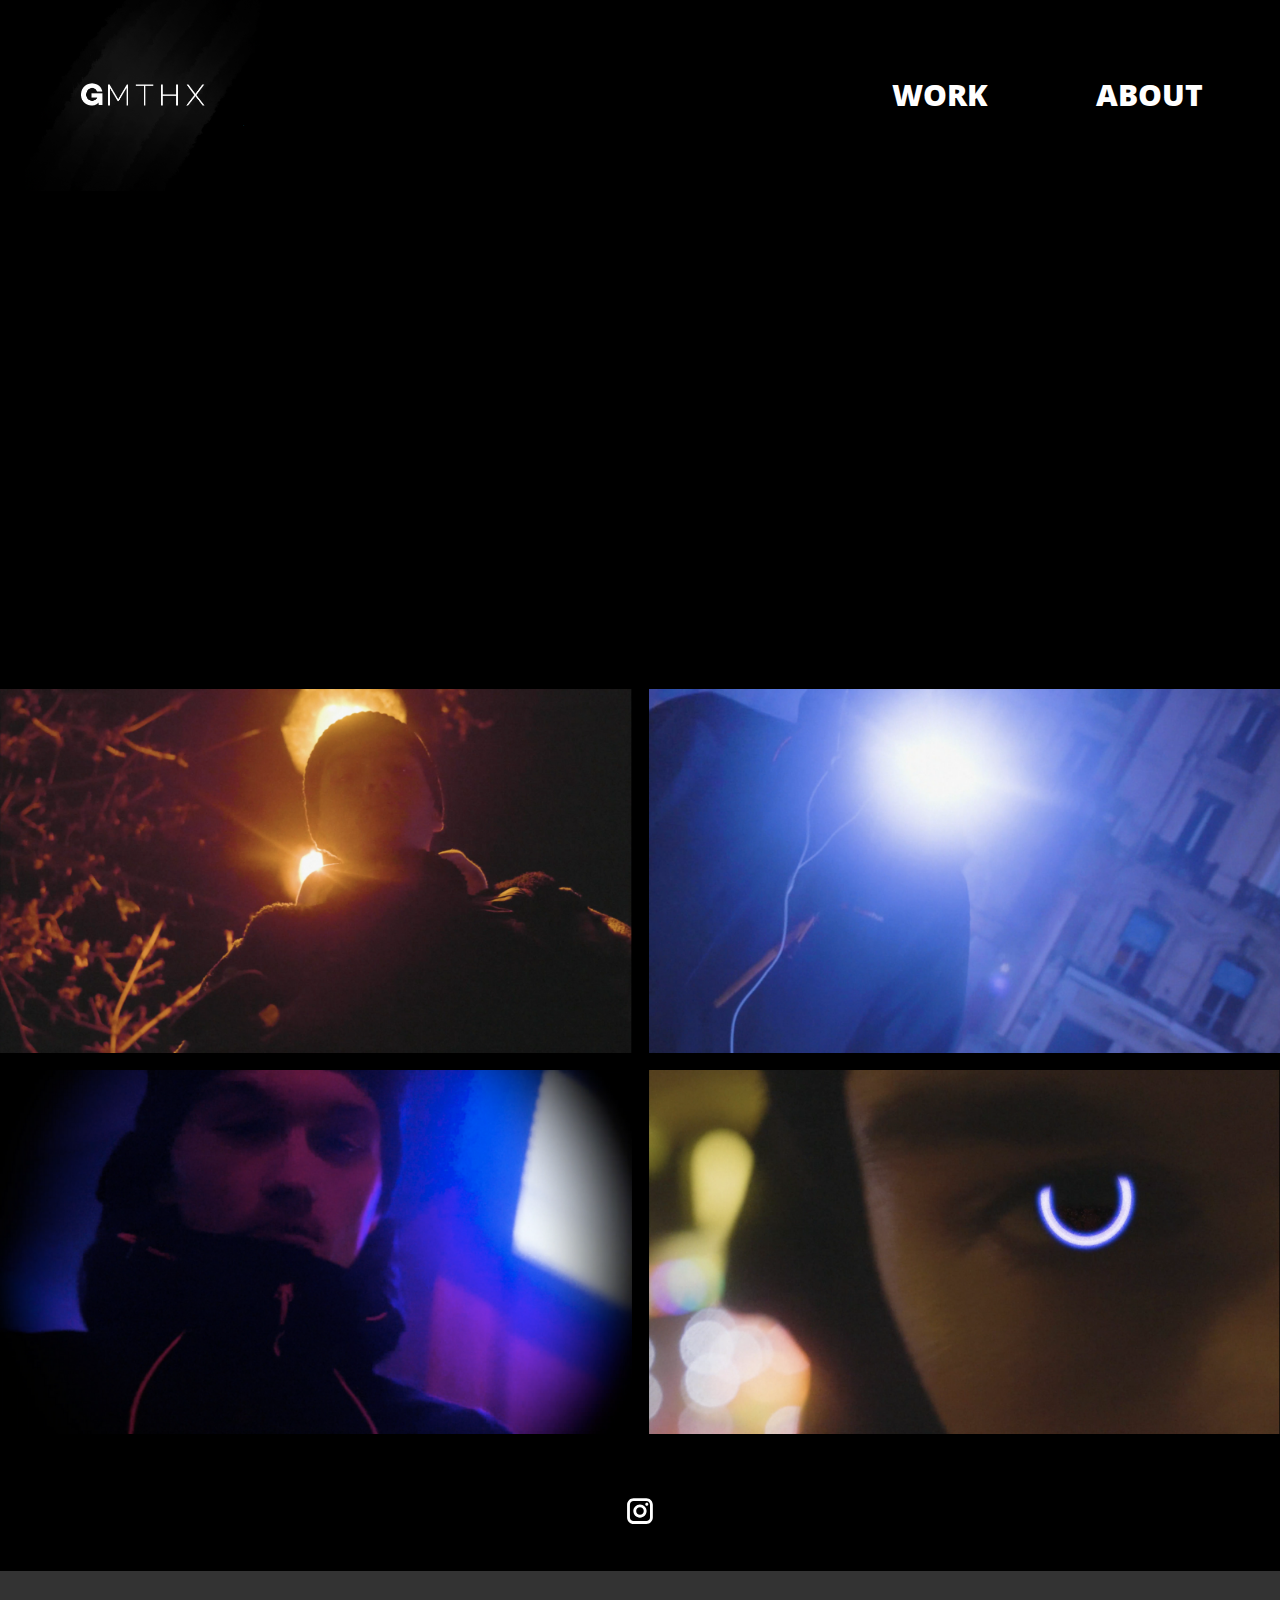
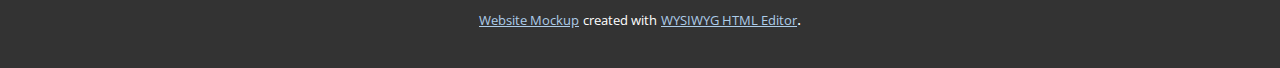
<file: IRIS.html>
<!DOCTYPE html>
<html style="font-size: 16px;">
  <head>
    <meta name="viewport" content="width=device-width, initial-scale=1.0">
    <meta charset="utf-8">
    <meta name="keywords" content="">
    <meta name="description" content="">
    <meta name="page_type" content="np-template-header-footer-from-plugin">
    <title>IRIS</title>
    <link rel="stylesheet" href="nicepage.css" media="screen">
<link rel="stylesheet" href="IRIS.css" media="screen">
    <script class="u-script" type="text/javascript" src="jquery.js" defer=""></script>
    <script class="u-script" type="text/javascript" src="nicepage.js" defer=""></script>
    <meta name="generator" content="Nicepage 3.0.9, nicepage.com">
    <link id="u-theme-google-font" rel="stylesheet" href="https://fonts.googleapis.com/css?family=Roboto:100,100i,300,300i,400,400i,500,500i,700,700i,900,900i|Open+Sans:300,300i,400,400i,600,600i,700,700i,800,800i">
    <link id="u-page-google-font" rel="stylesheet" href="https://fonts.googleapis.com/css?family=Open+Sans:300,300i,400,400i,600,600i,700,700i,800,800i">
    
    
    
    
    <script type="application/ld+json">{
		"@context": "http://schema.org",
		"@type": "Organization",
		"name": "",
		"url": "index.html",
		"logo": "images/LogoGmthx3.png",
		"sameAs": [
				"https://www.instagram.com/gregoiremthx/"
		]
}</script>
    <meta property="og:title" content="IRIS">
    <meta property="og:type" content="website">
    <meta name="theme-color" content="#478ac9">
    <link rel="canonical" href="index.html">
    <meta property="og:url" content="index.html">
  </head>
  <body class="u-body"><header class="u-align-center u-black u-clearfix u-header u-header" id="sec-c20e"><div class="u-clearfix u-sheet u-sheet-1">
        <nav class="u-menu u-menu-dropdown u-offcanvas u-menu-1">
          <div class="menu-collapse u-custom-font" style="font-size: 1.875rem; letter-spacing: 0px; font-family: &quot;Open Sans&quot;; font-weight: 800;">
            <a class="u-button-style u-custom-left-right-menu-spacing u-custom-padding-bottom u-custom-top-bottom-menu-spacing u-nav-link u-text-active-white u-text-hover-grey-25 u-text-white" href="#" style="padding: 0px 4px; font-size: calc(1em + 0px);">
              <svg><use xmlns:xlink="http://www.w3.org/1999/xlink" xlink:href="#menu-hamburger"></use></svg>
              <svg version="1.1" xmlns="http://www.w3.org/2000/svg" xmlns:xlink="http://www.w3.org/1999/xlink"><defs><symbol id="menu-hamburger" viewBox="0 0 16 16" style="width: 16px; height: 16px;"><rect y="1" width="16" height="2"></rect><rect y="7" width="16" height="2"></rect><rect y="13" width="16" height="2"></rect>
</symbol>
</defs></svg>
            </a>
          </div>
          <div class="u-custom-menu u-nav-container">
            <ul class="u-custom-font u-nav u-unstyled u-nav-1"><li class="u-nav-item"><a class="u-button-style u-nav-link u-text-active-white u-text-hover-grey-25 u-text-white" href="Work.html" style="padding: 24px 54px;">WORK</a>
</li><li class="u-nav-item"><a class="u-button-style u-nav-link u-text-active-white u-text-hover-grey-25 u-text-white" href="About.html" style="padding: 24px 54px;">ABOUT</a>
</li></ul>
          </div>
          <div class="u-custom-menu u-nav-container-collapse">
            <div class="u-black u-container-style u-inner-container-layout u-opacity u-opacity-95 u-sidenav">
              <div class="u-sidenav-overflow">
                <div class="u-menu-close"></div>
                <ul class="u-align-center u-nav u-popupmenu-items u-unstyled u-nav-2"><li class="u-nav-item"><a class="u-button-style u-nav-link" href="Work.html" style="padding: 24px 54px;">WORK</a>
</li><li class="u-nav-item"><a class="u-button-style u-nav-link" href="About.html" style="padding: 24px 54px;">ABOUT</a>
</li></ul>
              </div>
            </div>
            <div class="u-black u-menu-overlay u-opacity u-opacity-70"></div>
          </div>
        </nav>
        <a href="GMTHX.html" data-page-id="702807267" class="u-image u-logo u-image-1" data-image-width="470" data-image-height="364" title="HOME">
          <img src="images/LogoGmthx3.png" class="u-logo-image u-logo-image-1" data-image-width="245.8575">
        </a>
      </div></header>
    <section class="u-align-center u-black u-clearfix u-section-1" id="sec-a2f4">
      <div class="u-clearfix u-sheet u-valign-bottom-lg u-valign-bottom-md u-valign-bottom-sm u-valign-bottom-xl u-sheet-1">
        <div class="u-align-left u-expanded-width-sm u-expanded-width-xs u-video u-video-1">
          <div style="position: absolute; width: 100%; height: 100%; left: 0px; top: 0px;" class="embed-responsive">
            <iframe style="position: absolute;top: 0;left: 0;width: 100%;height: 100%;" class="embed-responsive-item" src="https://www.youtube.com/embed/nIh-vgaok7g?mute=0&amp;showinfo=0&amp;controls=0&amp;start=0" frameborder="0" allowfullscreen=""></iframe>
          </div>
        </div>
      </div>
    </section>
    <section class="u-align-center u-black u-clearfix u-section-2" id="sec-3b1d">
      <div class="u-expanded-width u-gallery u-layout-grid u-lightbox u-show-text-on-hover u-gallery-1">
        <div class="u-gallery-inner u-gallery-inner-1">
          <div class="u-effect-fade u-gallery-item">
            <div class="u-back-slide" data-image-width="1600" data-image-height="1213">
              <img class="u-back-image u-expanded" src="images/Capturedecran2020-12-07a15.50.37.png">
            </div>
            <div class="u-over-slide u-shading u-over-slide-1">
              <h3 class="u-gallery-heading"></h3>
              <p class="u-gallery-text"></p>
            </div>
          </div>
          <div class="u-effect-fade u-gallery-item">
            <div class="u-back-slide" data-image-width="2118" data-image-height="1618">
              <img class="u-back-image u-expanded" src="images/Capturedecran2020-12-14a17.34.34.png">
            </div>
            <div class="u-over-slide u-shading u-over-slide-2">
              <h3 class="u-gallery-heading"></h3>
              <p class="u-gallery-text"></p>
            </div>
          </div>
        </div>
      </div>
    </section>
    <section class="u-align-center u-black u-clearfix u-valign-middle u-section-3" id="sec-7899">
      <div class="u-expanded-width u-gallery u-layout-grid u-lightbox u-show-text-on-hover u-gallery-1">
        <div class="u-gallery-inner u-gallery-inner-1">
          <div class="u-effect-fade u-gallery-item">
            <div class="u-back-slide" data-image-width="1600" data-image-height="1268">
              <img class="u-back-image u-expanded" src="images/Capturedecran2020-12-14a17.33.54.png">
            </div>
            <div class="u-over-slide u-shading u-over-slide-1">
              <h3 class="u-gallery-heading"></h3>
              <p class="u-gallery-text"></p>
            </div>
          </div>
          <div class="u-effect-fade u-gallery-item">
            <div class="u-back-slide" data-image-width="1600" data-image-height="1215">
              <img class="u-back-image u-expanded" src="images/Capturedecran2020-12-14a17.33.40.png">
            </div>
            <div class="u-over-slide u-shading u-over-slide-2">
              <h3 class="u-gallery-heading"></h3>
              <p class="u-gallery-text"></p>
            </div>
          </div>
        </div>
      </div>
    </section>
    
    
    <footer class="u-black u-clearfix u-footer" id="sec-f92e"><div class="u-clearfix u-sheet u-sheet-1">
        <div class="u-align-left u-social-icons u-spacing-10 u-social-icons-1">
          <a class="u-social-url" target="_blank" href="https://www.instagram.com/gregoiremthx/"><span class="u-icon u-icon-circle u-social-instagram u-social-type-logo u-icon-1"><svg class="u-svg-link" preserveAspectRatio="xMidYMin slice" viewBox="0 0 112 112" style=""><use xmlns:xlink="http://www.w3.org/1999/xlink" xlink:href="#svg-9d5a"></use></svg><svg xmlns="http://www.w3.org/2000/svg" xmlns:xlink="http://www.w3.org/1999/xlink" version="1.1" xml:space="preserve" class="u-svg-content" viewBox="0 0 112 112" x="0px" y="0px" id="svg-9d5a"><path d="M55.9,32.9c-12.8,0-23.2,10.4-23.2,23.2s10.4,23.2,23.2,23.2s23.2-10.4,23.2-23.2S68.7,32.9,55.9,32.9z M55.9,69.4c-7.4,0-13.3-6-13.3-13.3c-0.1-7.4,6-13.3,13.3-13.3s13.3,6,13.3,13.3C69.3,63.5,63.3,69.4,55.9,69.4z"></path><path d="M79.7,26.8c-3,0-5.4,2.5-5.4,5.4s2.5,5.4,5.4,5.4c3,0,5.4-2.5,5.4-5.4S82.7,26.8,79.7,26.8z"></path><path d="M78.2,11H33.5C21,11,10.8,21.3,10.8,33.7v44.7c0,12.6,10.2,22.8,22.7,22.8h44.7c12.6,0,22.7-10.2,22.7-22.7 V33.7C100.8,21.1,90.6,11,78.2,11z M91,78.4c0,7.1-5.8,12.8-12.8,12.8H33.5c-7.1,0-12.8-5.8-12.8-12.8V33.7 c0-7.1,5.8-12.8,12.8-12.8h44.7c7.1,0,12.8,5.8,12.8,12.8V78.4z"></path></svg></span>
          </a>
        </div>
      </div></footer>
    <section class="u-backlink u-clearfix u-grey-80">
      <a class="u-link" href="https://nicepage.com/website-mockup" target="_blank">
        <span>Website Mockup</span>
      </a>
      <p class="u-text">
        <span>created with</span>
      </p>
      <a class="u-link" href="https://nicepage.com/html-website-builder" target="_blank">
        <span>WYSIWYG HTML Editor</span>
      </a>. 
    </section>
  </body>
</html>
</file>
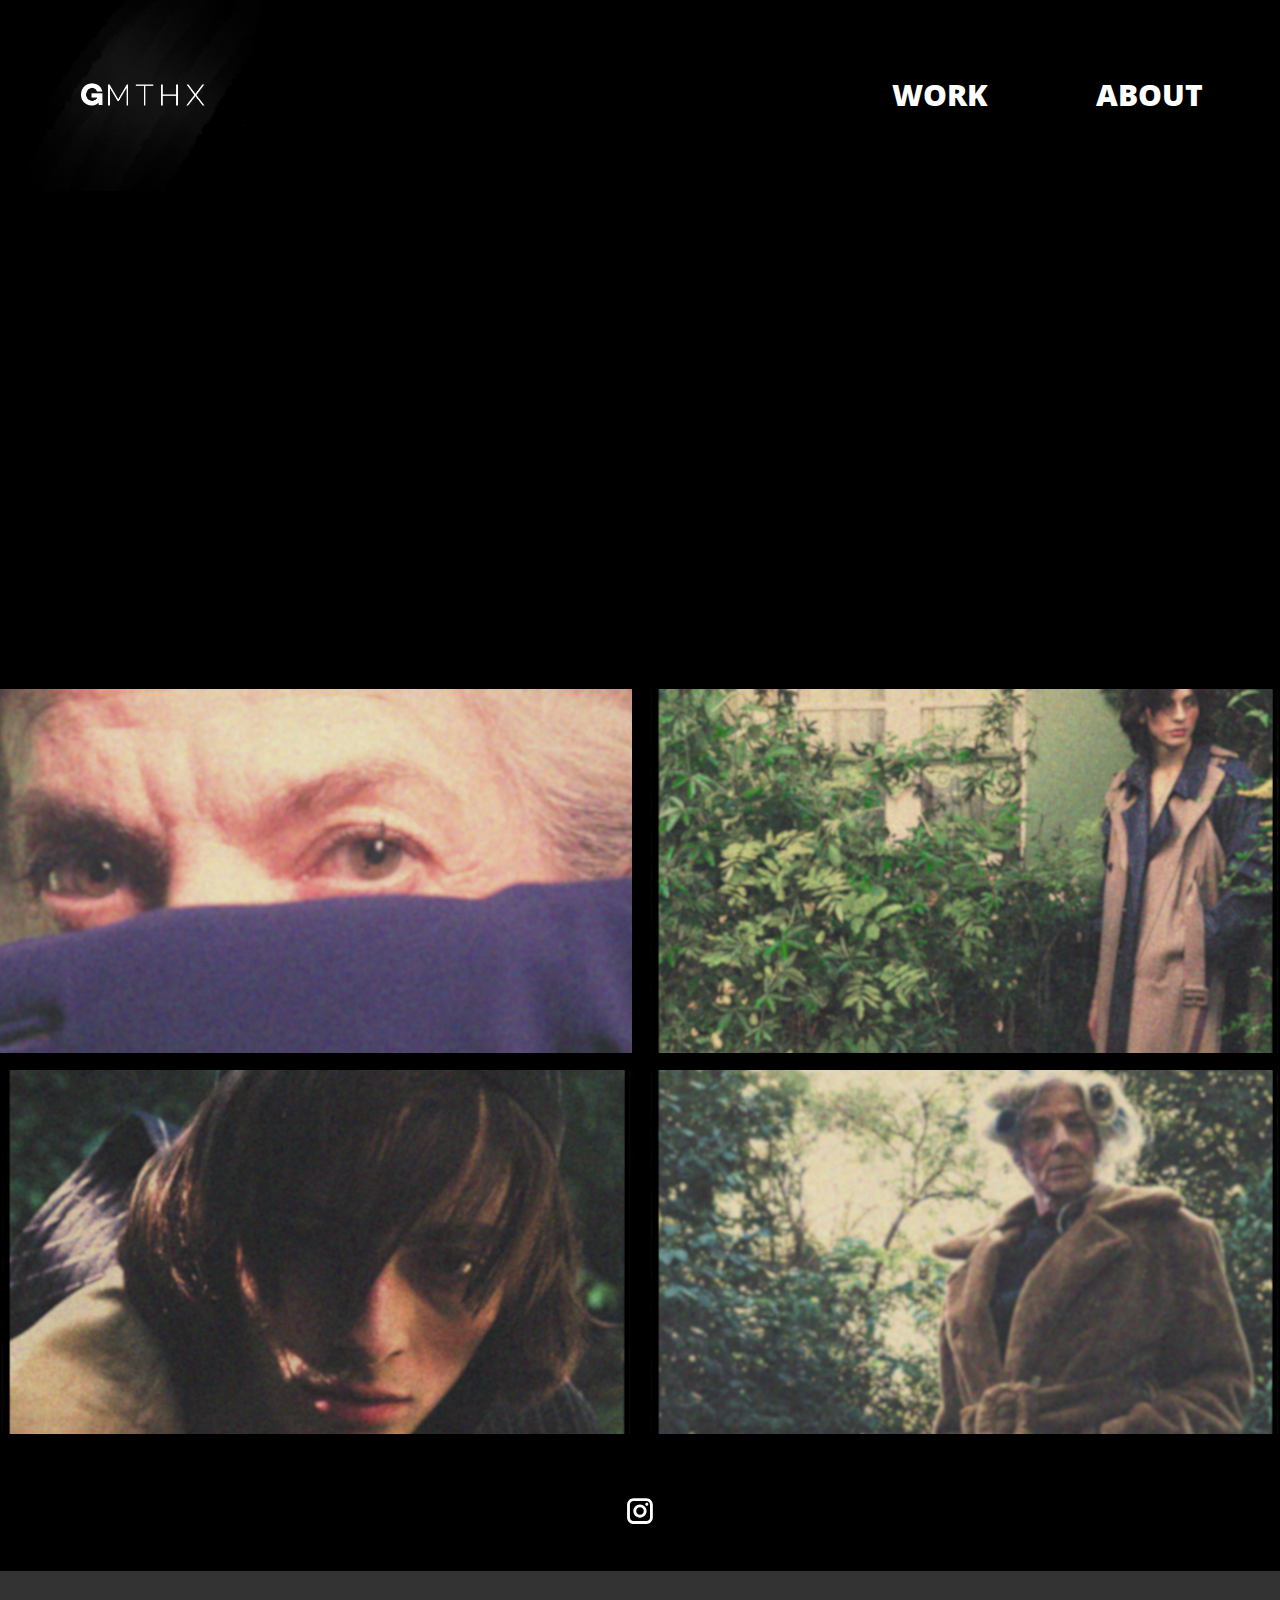
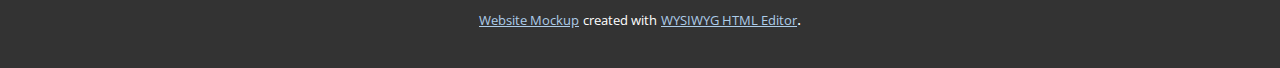
<file: Mrs-Robinson.html>
<!DOCTYPE html>
<html style="font-size: 16px;">
  <head>
    <meta name="viewport" content="width=device-width, initial-scale=1.0">
    <meta charset="utf-8">
    <meta name="keywords" content="">
    <meta name="description" content="">
    <meta name="page_type" content="np-template-header-footer-from-plugin">
    <title>Mrs Robinson</title>
    <link rel="stylesheet" href="nicepage.css" media="screen">
<link rel="stylesheet" href="Mrs-Robinson.css" media="screen">
    <script class="u-script" type="text/javascript" src="jquery.js" defer=""></script>
    <script class="u-script" type="text/javascript" src="nicepage.js" defer=""></script>
    <meta name="generator" content="Nicepage 3.0.9, nicepage.com">
    <link id="u-theme-google-font" rel="stylesheet" href="https://fonts.googleapis.com/css?family=Roboto:100,100i,300,300i,400,400i,500,500i,700,700i,900,900i|Open+Sans:300,300i,400,400i,600,600i,700,700i,800,800i">
    <link id="u-page-google-font" rel="stylesheet" href="https://fonts.googleapis.com/css?family=Open+Sans:300,300i,400,400i,600,600i,700,700i,800,800i">
    
    
    
    
    <script type="application/ld+json">{
		"@context": "http://schema.org",
		"@type": "Organization",
		"name": "",
		"url": "index.html",
		"logo": "images/LogoGmthx3.png",
		"sameAs": [
				"https://www.instagram.com/gregoiremthx/"
		]
}</script>
    <meta property="og:title" content="Mrs Robinson">
    <meta property="og:type" content="website">
    <meta name="theme-color" content="#478ac9">
    <link rel="canonical" href="index.html">
    <meta property="og:url" content="index.html">
  </head>
  <body class="u-body"><header class="u-align-center u-black u-clearfix u-header u-header" id="sec-c20e"><div class="u-clearfix u-sheet u-sheet-1">
        <nav class="u-menu u-menu-dropdown u-offcanvas u-menu-1">
          <div class="menu-collapse u-custom-font" style="font-size: 1.875rem; letter-spacing: 0px; font-family: &quot;Open Sans&quot;; font-weight: 800;">
            <a class="u-button-style u-custom-left-right-menu-spacing u-custom-padding-bottom u-custom-top-bottom-menu-spacing u-nav-link u-text-active-white u-text-hover-grey-25 u-text-white" href="#" style="padding: 0px 4px; font-size: calc(1em + 0px);">
              <svg><use xmlns:xlink="http://www.w3.org/1999/xlink" xlink:href="#menu-hamburger"></use></svg>
              <svg version="1.1" xmlns="http://www.w3.org/2000/svg" xmlns:xlink="http://www.w3.org/1999/xlink"><defs><symbol id="menu-hamburger" viewBox="0 0 16 16" style="width: 16px; height: 16px;"><rect y="1" width="16" height="2"></rect><rect y="7" width="16" height="2"></rect><rect y="13" width="16" height="2"></rect>
</symbol>
</defs></svg>
            </a>
          </div>
          <div class="u-custom-menu u-nav-container">
            <ul class="u-custom-font u-nav u-unstyled u-nav-1"><li class="u-nav-item"><a class="u-button-style u-nav-link u-text-active-white u-text-hover-grey-25 u-text-white" href="Work.html" style="padding: 24px 54px;">WORK</a>
</li><li class="u-nav-item"><a class="u-button-style u-nav-link u-text-active-white u-text-hover-grey-25 u-text-white" href="About.html" style="padding: 24px 54px;">ABOUT</a>
</li></ul>
          </div>
          <div class="u-custom-menu u-nav-container-collapse">
            <div class="u-black u-container-style u-inner-container-layout u-opacity u-opacity-95 u-sidenav">
              <div class="u-sidenav-overflow">
                <div class="u-menu-close"></div>
                <ul class="u-align-center u-nav u-popupmenu-items u-unstyled u-nav-2"><li class="u-nav-item"><a class="u-button-style u-nav-link" href="Work.html" style="padding: 24px 54px;">WORK</a>
</li><li class="u-nav-item"><a class="u-button-style u-nav-link" href="About.html" style="padding: 24px 54px;">ABOUT</a>
</li></ul>
              </div>
            </div>
            <div class="u-black u-menu-overlay u-opacity u-opacity-70"></div>
          </div>
        </nav>
        <a href="GMTHX.html" data-page-id="702807267" class="u-image u-logo u-image-1" data-image-width="470" data-image-height="364" title="HOME">
          <img src="images/LogoGmthx3.png" class="u-logo-image u-logo-image-1" data-image-width="245.8575">
        </a>
      </div></header>
    <section class="u-align-center u-black u-clearfix u-section-1" id="sec-a8ac">
      <div class="u-clearfix u-sheet u-valign-middle u-sheet-1">
        <div class="u-align-left u-expanded-width-sm u-expanded-width-xs u-video u-video-1">
          <div style="position: absolute; width: 100%; height: 100%; left: 0px; top: 0px;" class="embed-responsive">
            <iframe style="position: absolute;top: 0;left: 0;width: 100%;height: 100%;" class="embed-responsive-item" src="https://player.vimeo.com/video/442069839?loop=0&amp;muted=0&amp;title=0" frameborder="0" allowfullscreen=""></iframe>
          </div>
        </div>
      </div>
    </section>
    <section class="u-align-center u-black u-clearfix u-section-2" id="sec-3b1d">
      <div class="u-expanded-width u-gallery u-layout-grid u-lightbox u-show-text-on-hover u-gallery-1">
        <div class="u-gallery-inner u-gallery-inner-1">
          <div class="u-effect-fade u-gallery-item">
            <div class="u-back-slide" data-image-width="1385" data-image-height="1080">
              <img class="u-back-image u-expanded" src="images/171.jpg">
            </div>
            <div class="u-over-slide u-shading u-over-slide-1">
              <h3 class="u-gallery-heading"></h3>
              <p class="u-gallery-text"></p>
            </div>
          </div>
          <div class="u-effect-fade u-gallery-item">
            <div class="u-back-slide" data-image-width="1440" data-image-height="1080">
              <img class="u-back-image u-expanded" src="images/6.jpg">
            </div>
            <div class="u-over-slide u-shading u-over-slide-2">
              <h3 class="u-gallery-heading"></h3>
              <p class="u-gallery-text"></p>
            </div>
          </div>
        </div>
      </div>
    </section>
    <section class="u-align-center u-black u-clearfix u-valign-middle u-section-3" id="sec-7899">
      <div class="u-expanded-width u-gallery u-layout-grid u-lightbox u-show-text-on-hover u-gallery-1">
        <div class="u-gallery-inner u-gallery-inner-1">
          <div class="u-effect-fade u-gallery-item">
            <div class="u-back-slide" data-image-width="1440" data-image-height="1080">
              <img class="u-back-image u-expanded" src="images/2.jpg">
            </div>
            <div class="u-over-slide u-shading u-over-slide-1">
              <h3 class="u-gallery-heading"></h3>
              <p class="u-gallery-text"></p>
            </div>
          </div>
          <div class="u-effect-fade u-gallery-item">
            <div class="u-back-slide" data-image-width="1440" data-image-height="1080">
              <img class="u-back-image u-expanded" src="images/14.jpg">
            </div>
            <div class="u-over-slide u-shading u-over-slide-2">
              <h3 class="u-gallery-heading"></h3>
              <p class="u-gallery-text"></p>
            </div>
          </div>
        </div>
      </div>
    </section>
    
    
    <footer class="u-black u-clearfix u-footer" id="sec-f92e"><div class="u-clearfix u-sheet u-sheet-1">
        <div class="u-align-left u-social-icons u-spacing-10 u-social-icons-1">
          <a class="u-social-url" target="_blank" href="https://www.instagram.com/gregoiremthx/"><span class="u-icon u-icon-circle u-social-instagram u-social-type-logo u-icon-1"><svg class="u-svg-link" preserveAspectRatio="xMidYMin slice" viewBox="0 0 112 112" style=""><use xmlns:xlink="http://www.w3.org/1999/xlink" xlink:href="#svg-9d5a"></use></svg><svg xmlns="http://www.w3.org/2000/svg" xmlns:xlink="http://www.w3.org/1999/xlink" version="1.1" xml:space="preserve" class="u-svg-content" viewBox="0 0 112 112" x="0px" y="0px" id="svg-9d5a"><path d="M55.9,32.9c-12.8,0-23.2,10.4-23.2,23.2s10.4,23.2,23.2,23.2s23.2-10.4,23.2-23.2S68.7,32.9,55.9,32.9z M55.9,69.4c-7.4,0-13.3-6-13.3-13.3c-0.1-7.4,6-13.3,13.3-13.3s13.3,6,13.3,13.3C69.3,63.5,63.3,69.4,55.9,69.4z"></path><path d="M79.7,26.8c-3,0-5.4,2.5-5.4,5.4s2.5,5.4,5.4,5.4c3,0,5.4-2.5,5.4-5.4S82.7,26.8,79.7,26.8z"></path><path d="M78.2,11H33.5C21,11,10.8,21.3,10.8,33.7v44.7c0,12.6,10.2,22.8,22.7,22.8h44.7c12.6,0,22.7-10.2,22.7-22.7 V33.7C100.8,21.1,90.6,11,78.2,11z M91,78.4c0,7.1-5.8,12.8-12.8,12.8H33.5c-7.1,0-12.8-5.8-12.8-12.8V33.7 c0-7.1,5.8-12.8,12.8-12.8h44.7c7.1,0,12.8,5.8,12.8,12.8V78.4z"></path></svg></span>
          </a>
        </div>
      </div></footer>
    <section class="u-backlink u-clearfix u-grey-80">
      <a class="u-link" href="https://nicepage.com/website-mockup" target="_blank">
        <span>Website Mockup</span>
      </a>
      <p class="u-text">
        <span>created with</span>
      </p>
      <a class="u-link" href="https://nicepage.com/html-website-builder" target="_blank">
        <span>WYSIWYG HTML Editor</span>
      </a>. 
    </section>
  </body>
</html>
</file>
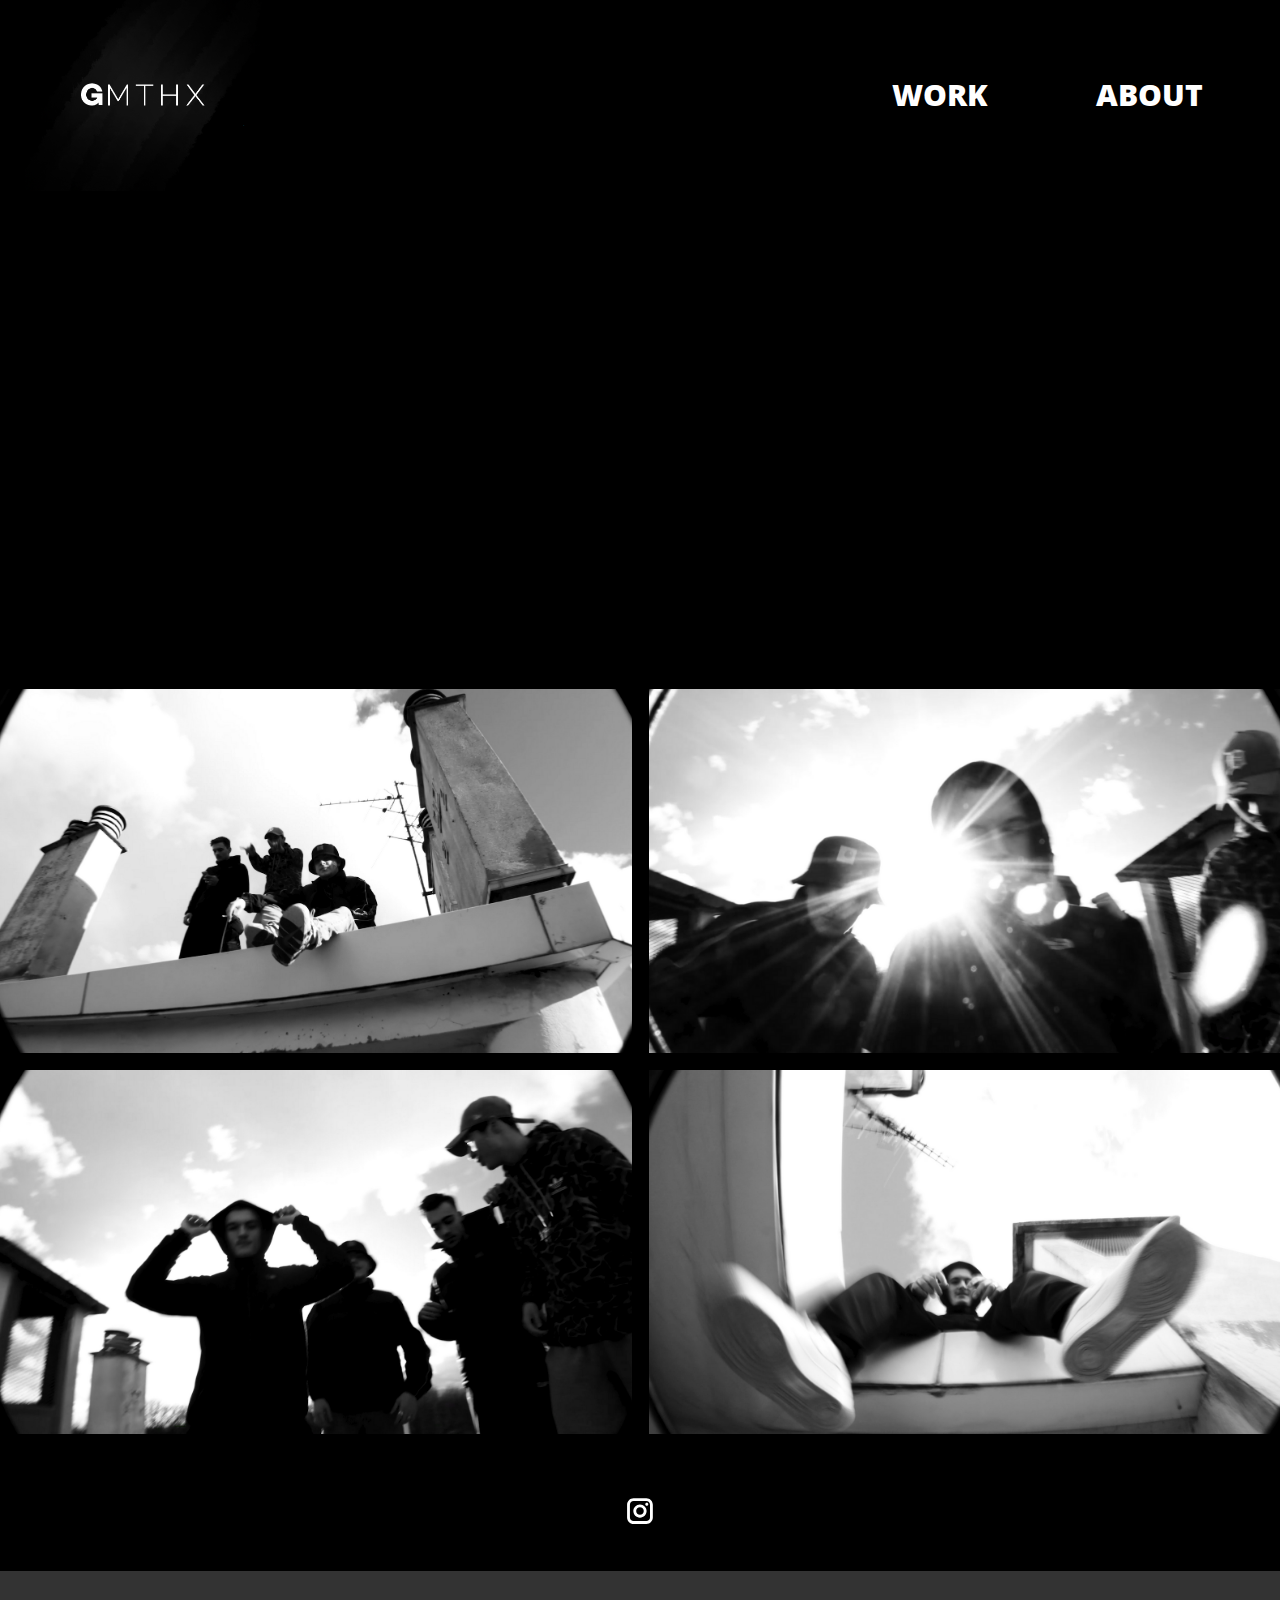
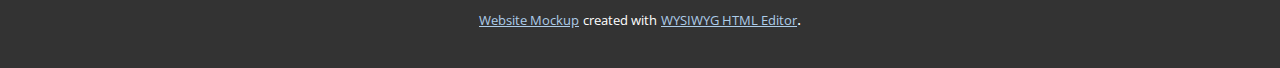
<file: Prototype.html>
<!DOCTYPE html>
<html style="font-size: 16px;">
  <head>
    <meta name="viewport" content="width=device-width, initial-scale=1.0">
    <meta charset="utf-8">
    <meta name="keywords" content="">
    <meta name="description" content="">
    <meta name="page_type" content="np-template-header-footer-from-plugin">
    <title>Prototype</title>
    <link rel="stylesheet" href="nicepage.css" media="screen">
<link rel="stylesheet" href="Prototype.css" media="screen">
    <script class="u-script" type="text/javascript" src="jquery.js" defer=""></script>
    <script class="u-script" type="text/javascript" src="nicepage.js" defer=""></script>
    <meta name="generator" content="Nicepage 3.0.9, nicepage.com">
    <link id="u-theme-google-font" rel="stylesheet" href="https://fonts.googleapis.com/css?family=Roboto:100,100i,300,300i,400,400i,500,500i,700,700i,900,900i|Open+Sans:300,300i,400,400i,600,600i,700,700i,800,800i">
    <link id="u-page-google-font" rel="stylesheet" href="https://fonts.googleapis.com/css?family=Open+Sans:300,300i,400,400i,600,600i,700,700i,800,800i">
    
    
    
    
    <script type="application/ld+json">{
		"@context": "http://schema.org",
		"@type": "Organization",
		"name": "",
		"url": "index.html",
		"logo": "images/LogoGmthx3.png",
		"sameAs": [
				"https://www.instagram.com/gregoiremthx/"
		]
}</script>
    <meta property="og:title" content="Prototype">
    <meta property="og:type" content="website">
    <meta name="theme-color" content="#478ac9">
    <link rel="canonical" href="index.html">
    <meta property="og:url" content="index.html">
  </head>
  <body class="u-body"><header class="u-align-center u-black u-clearfix u-header u-header" id="sec-c20e"><div class="u-clearfix u-sheet u-sheet-1">
        <nav class="u-menu u-menu-dropdown u-offcanvas u-menu-1">
          <div class="menu-collapse u-custom-font" style="font-size: 1.875rem; letter-spacing: 0px; font-family: &quot;Open Sans&quot;; font-weight: 800;">
            <a class="u-button-style u-custom-left-right-menu-spacing u-custom-padding-bottom u-custom-top-bottom-menu-spacing u-nav-link u-text-active-white u-text-hover-grey-25 u-text-white" href="#" style="padding: 0px 4px; font-size: calc(1em + 0px);">
              <svg><use xmlns:xlink="http://www.w3.org/1999/xlink" xlink:href="#menu-hamburger"></use></svg>
              <svg version="1.1" xmlns="http://www.w3.org/2000/svg" xmlns:xlink="http://www.w3.org/1999/xlink"><defs><symbol id="menu-hamburger" viewBox="0 0 16 16" style="width: 16px; height: 16px;"><rect y="1" width="16" height="2"></rect><rect y="7" width="16" height="2"></rect><rect y="13" width="16" height="2"></rect>
</symbol>
</defs></svg>
            </a>
          </div>
          <div class="u-custom-menu u-nav-container">
            <ul class="u-custom-font u-nav u-unstyled u-nav-1"><li class="u-nav-item"><a class="u-button-style u-nav-link u-text-active-white u-text-hover-grey-25 u-text-white" href="Work.html" style="padding: 24px 54px;">WORK</a>
</li><li class="u-nav-item"><a class="u-button-style u-nav-link u-text-active-white u-text-hover-grey-25 u-text-white" href="About.html" style="padding: 24px 54px;">ABOUT</a>
</li></ul>
          </div>
          <div class="u-custom-menu u-nav-container-collapse">
            <div class="u-black u-container-style u-inner-container-layout u-opacity u-opacity-95 u-sidenav">
              <div class="u-sidenav-overflow">
                <div class="u-menu-close"></div>
                <ul class="u-align-center u-nav u-popupmenu-items u-unstyled u-nav-2"><li class="u-nav-item"><a class="u-button-style u-nav-link" href="Work.html" style="padding: 24px 54px;">WORK</a>
</li><li class="u-nav-item"><a class="u-button-style u-nav-link" href="About.html" style="padding: 24px 54px;">ABOUT</a>
</li></ul>
              </div>
            </div>
            <div class="u-black u-menu-overlay u-opacity u-opacity-70"></div>
          </div>
        </nav>
        <a href="GMTHX.html" data-page-id="702807267" class="u-image u-logo u-image-1" data-image-width="470" data-image-height="364" title="HOME">
          <img src="images/LogoGmthx3.png" class="u-logo-image u-logo-image-1" data-image-width="245.8575">
        </a>
      </div></header>
    <section class="u-align-center u-black u-clearfix u-section-1" id="sec-e45a">
      <div class="u-align-left u-expanded-width-sm u-expanded-width-xs u-video u-video-1">
        <div style=" position: absolute;width:178%;left:-39%;height:178%;top:-39%" class="embed-responsive">
          <iframe style="position: absolute;top: 0;left: 0;width: 100%;height: 100%;" class="embed-responsive-item" src="https://www.youtube.com/embed/p_Ag0q6SlKM?mute=0&amp;showinfo=0&amp;controls=0&amp;start=0" frameborder="0" allowfullscreen=""></iframe>
        </div>
      </div>
    </section>
    <section class="u-align-center u-black u-clearfix u-section-2" id="sec-3b1d">
      <div class="u-expanded-width u-gallery u-layout-grid u-lightbox u-show-text-on-hover u-gallery-1">
        <div class="u-gallery-inner u-gallery-inner-1">
          <div class="u-effect-fade u-gallery-item">
            <div class="u-back-slide" data-image-width="2880" data-image-height="1614">
              <img class="u-back-image u-expanded" src="images/Capturedecran2020-12-14a17.40.35.png">
            </div>
            <div class="u-over-slide u-shading u-over-slide-1">
              <h3 class="u-gallery-heading"></h3>
              <p class="u-gallery-text"></p>
            </div>
          </div>
          <div class="u-effect-fade u-gallery-item">
            <div class="u-back-slide" data-image-width="1600" data-image-height="898">
              <img class="u-back-image u-expanded" src="images/Capturedecran2020-12-14a17.41.03.png">
            </div>
            <div class="u-over-slide u-shading u-over-slide-2">
              <h3 class="u-gallery-heading"></h3>
              <p class="u-gallery-text"></p>
            </div>
          </div>
        </div>
      </div>
    </section>
    <section class="u-align-center u-black u-clearfix u-valign-middle u-section-3" id="sec-7899">
      <div class="u-expanded-width u-gallery u-layout-grid u-lightbox u-show-text-on-hover u-gallery-1">
        <div class="u-gallery-inner u-gallery-inner-1">
          <div class="u-effect-fade u-gallery-item">
            <div class="u-back-slide" data-image-width="1600" data-image-height="898">
              <img class="u-back-image u-expanded" src="images/Capturedecran2020-12-14a17.40.48.png">
            </div>
            <div class="u-over-slide u-shading u-over-slide-1">
              <h3 class="u-gallery-heading"></h3>
              <p class="u-gallery-text"></p>
            </div>
          </div>
          <div class="u-effect-fade u-gallery-item">
            <div class="u-back-slide" data-image-width="1600" data-image-height="900">
              <img class="u-back-image u-expanded" src="images/Capturedecran2020-12-07a15.52.07.png">
            </div>
            <div class="u-over-slide u-shading u-over-slide-2">
              <h3 class="u-gallery-heading"></h3>
              <p class="u-gallery-text"></p>
            </div>
          </div>
        </div>
      </div>
    </section>
    
    
    <footer class="u-black u-clearfix u-footer" id="sec-f92e"><div class="u-clearfix u-sheet u-sheet-1">
        <div class="u-align-left u-social-icons u-spacing-10 u-social-icons-1">
          <a class="u-social-url" target="_blank" href="https://www.instagram.com/gregoiremthx/"><span class="u-icon u-icon-circle u-social-instagram u-social-type-logo u-icon-1"><svg class="u-svg-link" preserveAspectRatio="xMidYMin slice" viewBox="0 0 112 112" style=""><use xmlns:xlink="http://www.w3.org/1999/xlink" xlink:href="#svg-9d5a"></use></svg><svg xmlns="http://www.w3.org/2000/svg" xmlns:xlink="http://www.w3.org/1999/xlink" version="1.1" xml:space="preserve" class="u-svg-content" viewBox="0 0 112 112" x="0px" y="0px" id="svg-9d5a"><path d="M55.9,32.9c-12.8,0-23.2,10.4-23.2,23.2s10.4,23.2,23.2,23.2s23.2-10.4,23.2-23.2S68.7,32.9,55.9,32.9z M55.9,69.4c-7.4,0-13.3-6-13.3-13.3c-0.1-7.4,6-13.3,13.3-13.3s13.3,6,13.3,13.3C69.3,63.5,63.3,69.4,55.9,69.4z"></path><path d="M79.7,26.8c-3,0-5.4,2.5-5.4,5.4s2.5,5.4,5.4,5.4c3,0,5.4-2.5,5.4-5.4S82.7,26.8,79.7,26.8z"></path><path d="M78.2,11H33.5C21,11,10.8,21.3,10.8,33.7v44.7c0,12.6,10.2,22.8,22.7,22.8h44.7c12.6,0,22.7-10.2,22.7-22.7 V33.7C100.8,21.1,90.6,11,78.2,11z M91,78.4c0,7.1-5.8,12.8-12.8,12.8H33.5c-7.1,0-12.8-5.8-12.8-12.8V33.7 c0-7.1,5.8-12.8,12.8-12.8h44.7c7.1,0,12.8,5.8,12.8,12.8V78.4z"></path></svg></span>
          </a>
        </div>
      </div></footer>
    <section class="u-backlink u-clearfix u-grey-80">
      <a class="u-link" href="https://nicepage.com/website-mockup" target="_blank">
        <span>Website Mockup</span>
      </a>
      <p class="u-text">
        <span>created with</span>
      </p>
      <a class="u-link" href="https://nicepage.com/html-website-builder" target="_blank">
        <span>WYSIWYG HTML Editor</span>
      </a>. 
    </section>
  </body>
</html>
</file>
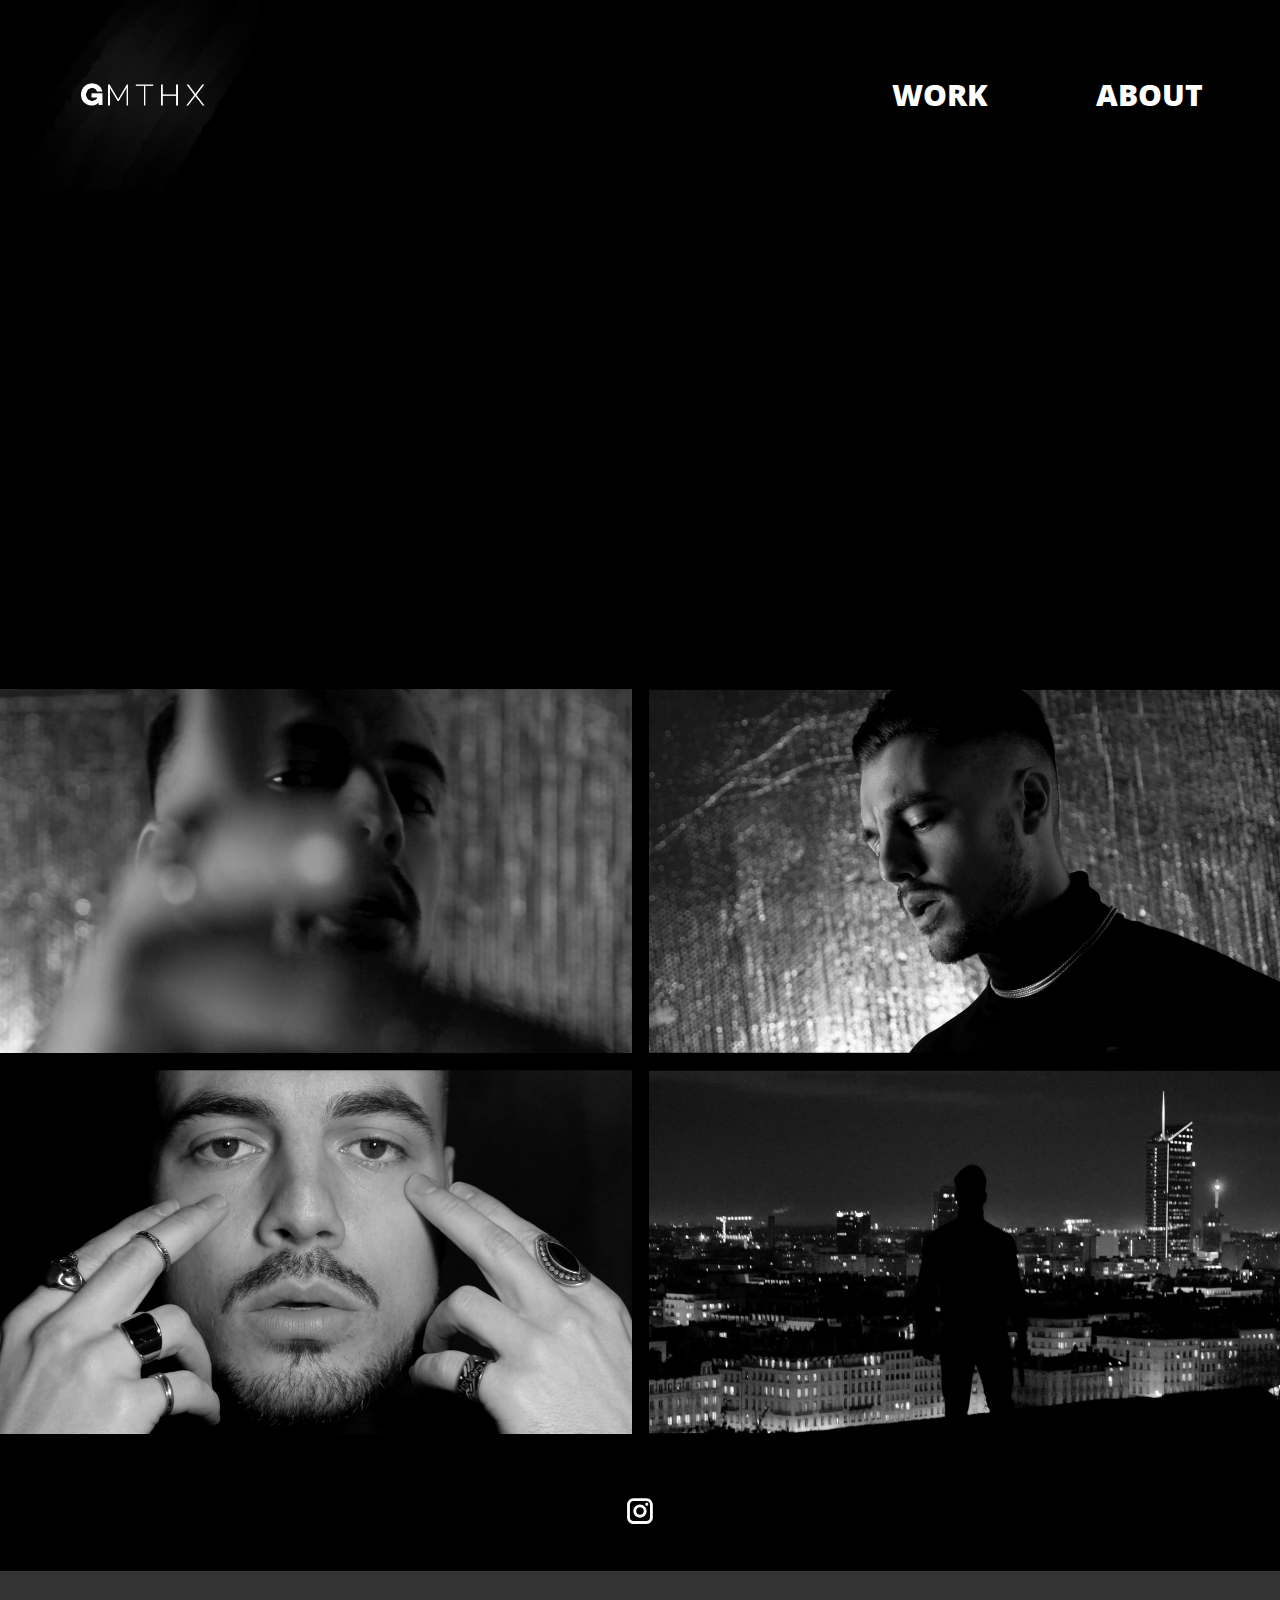
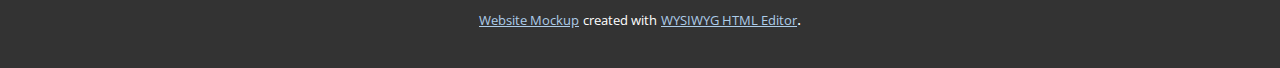
<file: UMA.html>
<!DOCTYPE html>
<html style="font-size: 16px;">
  <head>
    <meta name="viewport" content="width=device-width, initial-scale=1.0">
    <meta charset="utf-8">
    <meta name="keywords" content="">
    <meta name="description" content="">
    <meta name="page_type" content="np-template-header-footer-from-plugin">
    <title>UMA</title>
    <link rel="stylesheet" href="nicepage.css" media="screen">
<link rel="stylesheet" href="UMA.css" media="screen">
    <script class="u-script" type="text/javascript" src="jquery.js" defer=""></script>
    <script class="u-script" type="text/javascript" src="nicepage.js" defer=""></script>
    <meta name="generator" content="Nicepage 3.0.9, nicepage.com">
    <link id="u-theme-google-font" rel="stylesheet" href="https://fonts.googleapis.com/css?family=Roboto:100,100i,300,300i,400,400i,500,500i,700,700i,900,900i|Open+Sans:300,300i,400,400i,600,600i,700,700i,800,800i">
    <link id="u-page-google-font" rel="stylesheet" href="https://fonts.googleapis.com/css?family=Open+Sans:300,300i,400,400i,600,600i,700,700i,800,800i">
    
    
    
    
    <script type="application/ld+json">{
		"@context": "http://schema.org",
		"@type": "Organization",
		"name": "",
		"url": "index.html",
		"logo": "images/LogoGmthx3.png",
		"sameAs": [
				"https://www.instagram.com/gregoiremthx/"
		]
}</script>
    <meta property="og:title" content="UMA">
    <meta property="og:type" content="website">
    <meta name="theme-color" content="#478ac9">
    <link rel="canonical" href="index.html">
    <meta property="og:url" content="index.html">
  </head>
  <body class="u-body"><header class="u-align-center u-black u-clearfix u-header u-header" id="sec-c20e"><div class="u-clearfix u-sheet u-sheet-1">
        <nav class="u-menu u-menu-dropdown u-offcanvas u-menu-1">
          <div class="menu-collapse u-custom-font" style="font-size: 1.875rem; letter-spacing: 0px; font-family: &quot;Open Sans&quot;; font-weight: 800;">
            <a class="u-button-style u-custom-left-right-menu-spacing u-custom-padding-bottom u-custom-top-bottom-menu-spacing u-nav-link u-text-active-white u-text-hover-grey-25 u-text-white" href="#" style="padding: 0px 4px; font-size: calc(1em + 0px);">
              <svg><use xmlns:xlink="http://www.w3.org/1999/xlink" xlink:href="#menu-hamburger"></use></svg>
              <svg version="1.1" xmlns="http://www.w3.org/2000/svg" xmlns:xlink="http://www.w3.org/1999/xlink"><defs><symbol id="menu-hamburger" viewBox="0 0 16 16" style="width: 16px; height: 16px;"><rect y="1" width="16" height="2"></rect><rect y="7" width="16" height="2"></rect><rect y="13" width="16" height="2"></rect>
</symbol>
</defs></svg>
            </a>
          </div>
          <div class="u-custom-menu u-nav-container">
            <ul class="u-custom-font u-nav u-unstyled u-nav-1"><li class="u-nav-item"><a class="u-button-style u-nav-link u-text-active-white u-text-hover-grey-25 u-text-white" href="Work.html" style="padding: 24px 54px;">WORK</a>
</li><li class="u-nav-item"><a class="u-button-style u-nav-link u-text-active-white u-text-hover-grey-25 u-text-white" href="About.html" style="padding: 24px 54px;">ABOUT</a>
</li></ul>
          </div>
          <div class="u-custom-menu u-nav-container-collapse">
            <div class="u-black u-container-style u-inner-container-layout u-opacity u-opacity-95 u-sidenav">
              <div class="u-sidenav-overflow">
                <div class="u-menu-close"></div>
                <ul class="u-align-center u-nav u-popupmenu-items u-unstyled u-nav-2"><li class="u-nav-item"><a class="u-button-style u-nav-link" href="Work.html" style="padding: 24px 54px;">WORK</a>
</li><li class="u-nav-item"><a class="u-button-style u-nav-link" href="About.html" style="padding: 24px 54px;">ABOUT</a>
</li></ul>
              </div>
            </div>
            <div class="u-black u-menu-overlay u-opacity u-opacity-70"></div>
          </div>
        </nav>
        <a href="GMTHX.html" data-page-id="702807267" class="u-image u-logo u-image-1" data-image-width="470" data-image-height="364" title="HOME">
          <img src="images/LogoGmthx3.png" class="u-logo-image u-logo-image-1" data-image-width="245.8575">
        </a>
      </div></header>
    <section class="u-align-center u-black u-clearfix u-section-1" id="sec-af29">
      <div class="u-clearfix u-sheet u-valign-middle u-sheet-1">
        <div class="u-align-left u-expanded-width-sm u-expanded-width-xs u-video u-video-1">
          <div style="position: absolute; width: 100%; height: 100%; left: 0px; top: 0px;" class="embed-responsive">
            <iframe style="position: absolute;top: 0;left: 0;width: 100%;height: 100%;" class="embed-responsive-item" src="https://www.youtube.com/embed/kqwrWCi4e5A?mute=0&amp;showinfo=0&amp;controls=0&amp;start=0" frameborder="0" allowfullscreen=""></iframe>
          </div>
        </div>
      </div>
    </section>
    <section class="u-align-center u-black u-clearfix u-section-2" id="sec-3b1d">
      <div class="u-expanded-width u-gallery u-layout-grid u-lightbox u-show-text-on-hover u-gallery-1">
        <div class="u-gallery-inner u-gallery-inner-1">
          <div class="u-effect-fade u-gallery-item">
            <div class="u-back-slide" data-image-width="2880" data-image-height="1196">
              <img class="u-back-image u-expanded" src="images/Capturedecran2020-12-14a17.30.44.png">
            </div>
            <div class="u-over-slide u-shading u-over-slide-1">
              <h3 class="u-gallery-heading"></h3>
              <p class="u-gallery-text"></p>
            </div>
          </div>
          <div class="u-effect-fade u-gallery-item">
            <div class="u-back-slide" data-image-width="1600" data-image-height="668">
              <img class="u-back-image u-expanded" src="images/Capturedecran2020-12-14a17.29.47.png">
            </div>
            <div class="u-over-slide u-shading u-over-slide-2">
              <h3 class="u-gallery-heading"></h3>
              <p class="u-gallery-text"></p>
            </div>
          </div>
        </div>
      </div>
    </section>
    <section class="u-align-center u-black u-clearfix u-valign-middle u-section-3" id="sec-7899">
      <div class="u-expanded-width u-gallery u-layout-grid u-lightbox u-show-text-on-hover u-gallery-1">
        <div class="u-gallery-inner u-gallery-inner-1">
          <div class="u-effect-fade u-gallery-item">
            <div class="u-back-slide" data-image-width="1600" data-image-height="666">
              <img class="u-back-image u-expanded" src="images/Capturedecran2020-12-14a17.29.36.png">
            </div>
            <div class="u-over-slide u-shading u-over-slide-1">
              <h3 class="u-gallery-heading"></h3>
              <p class="u-gallery-text"></p>
            </div>
          </div>
          <div class="u-effect-fade u-gallery-item">
            <div class="u-back-slide" data-image-width="1600" data-image-height="669">
              <img class="u-back-image u-expanded" src="images/Capturedecran2020-12-14a17.31.17.png">
            </div>
            <div class="u-over-slide u-shading u-over-slide-2">
              <h3 class="u-gallery-heading"></h3>
              <p class="u-gallery-text"></p>
            </div>
          </div>
        </div>
      </div>
    </section>
    
    
    <footer class="u-black u-clearfix u-footer" id="sec-f92e"><div class="u-clearfix u-sheet u-sheet-1">
        <div class="u-align-left u-social-icons u-spacing-10 u-social-icons-1">
          <a class="u-social-url" target="_blank" href="https://www.instagram.com/gregoiremthx/"><span class="u-icon u-icon-circle u-social-instagram u-social-type-logo u-icon-1"><svg class="u-svg-link" preserveAspectRatio="xMidYMin slice" viewBox="0 0 112 112" style=""><use xmlns:xlink="http://www.w3.org/1999/xlink" xlink:href="#svg-9d5a"></use></svg><svg xmlns="http://www.w3.org/2000/svg" xmlns:xlink="http://www.w3.org/1999/xlink" version="1.1" xml:space="preserve" class="u-svg-content" viewBox="0 0 112 112" x="0px" y="0px" id="svg-9d5a"><path d="M55.9,32.9c-12.8,0-23.2,10.4-23.2,23.2s10.4,23.2,23.2,23.2s23.2-10.4,23.2-23.2S68.7,32.9,55.9,32.9z M55.9,69.4c-7.4,0-13.3-6-13.3-13.3c-0.1-7.4,6-13.3,13.3-13.3s13.3,6,13.3,13.3C69.3,63.5,63.3,69.4,55.9,69.4z"></path><path d="M79.7,26.8c-3,0-5.4,2.5-5.4,5.4s2.5,5.4,5.4,5.4c3,0,5.4-2.5,5.4-5.4S82.7,26.8,79.7,26.8z"></path><path d="M78.2,11H33.5C21,11,10.8,21.3,10.8,33.7v44.7c0,12.6,10.2,22.8,22.7,22.8h44.7c12.6,0,22.7-10.2,22.7-22.7 V33.7C100.8,21.1,90.6,11,78.2,11z M91,78.4c0,7.1-5.8,12.8-12.8,12.8H33.5c-7.1,0-12.8-5.8-12.8-12.8V33.7 c0-7.1,5.8-12.8,12.8-12.8h44.7c7.1,0,12.8,5.8,12.8,12.8V78.4z"></path></svg></span>
          </a>
        </div>
      </div></footer>
    <section class="u-backlink u-clearfix u-grey-80">
      <a class="u-link" href="https://nicepage.com/website-mockup" target="_blank">
        <span>Website Mockup</span>
      </a>
      <p class="u-text">
        <span>created with</span>
      </p>
      <a class="u-link" href="https://nicepage.com/html-website-builder" target="_blank">
        <span>WYSIWYG HTML Editor</span>
      </a>. 
    </section>
  </body>
</html>
</file>
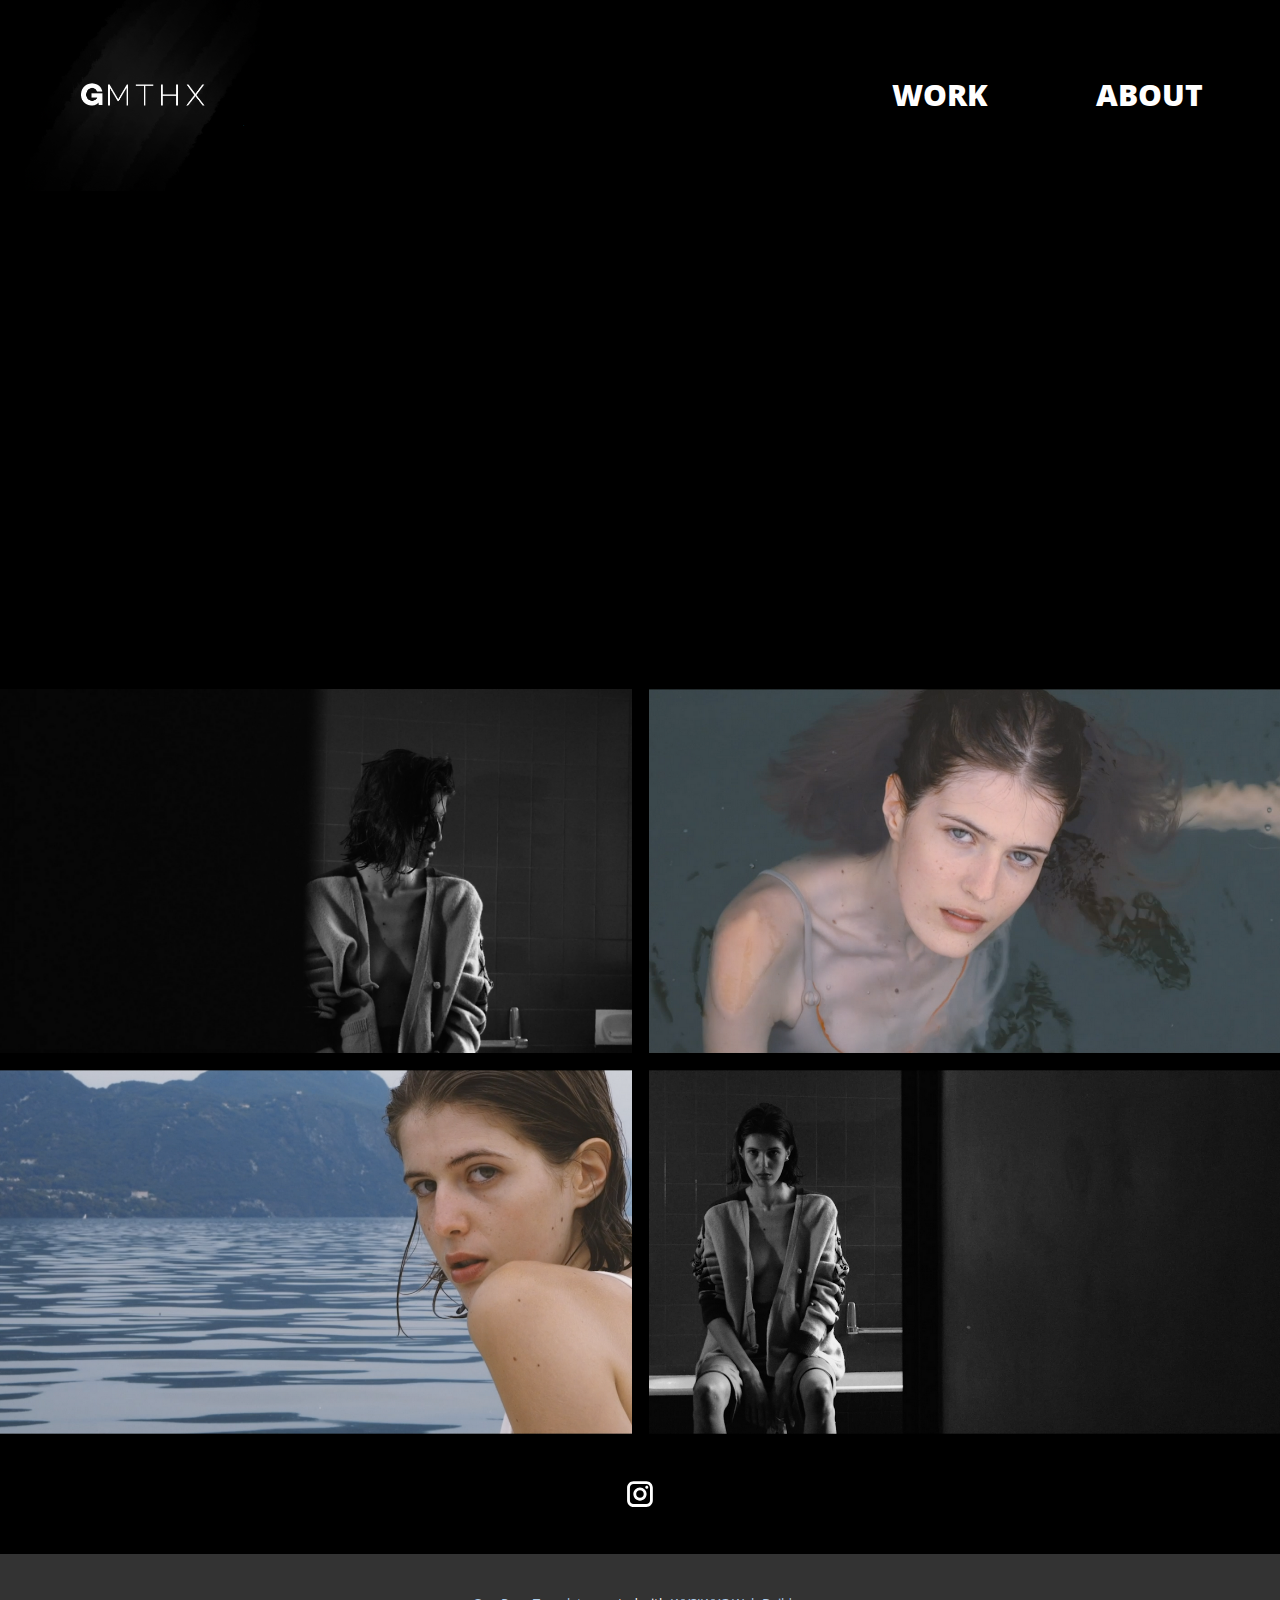
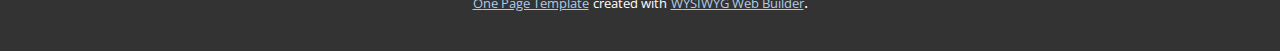
<file: Under-the-Lake.html>
<!DOCTYPE html>
<html style="font-size: 16px;">
  <head>
    <meta name="viewport" content="width=device-width, initial-scale=1.0">
    <meta charset="utf-8">
    <meta name="keywords" content="">
    <meta name="description" content="">
    <meta name="page_type" content="np-template-header-footer-from-plugin">
    <title>Under the Lake</title>
    <link rel="stylesheet" href="nicepage.css" media="screen">
<link rel="stylesheet" href="Under-the-Lake.css" media="screen">
    <script class="u-script" type="text/javascript" src="jquery.js" defer=""></script>
    <script class="u-script" type="text/javascript" src="nicepage.js" defer=""></script>
    <meta name="generator" content="Nicepage 3.0.9, nicepage.com">
    <link id="u-theme-google-font" rel="stylesheet" href="https://fonts.googleapis.com/css?family=Roboto:100,100i,300,300i,400,400i,500,500i,700,700i,900,900i|Open+Sans:300,300i,400,400i,600,600i,700,700i,800,800i">
    <link id="u-page-google-font" rel="stylesheet" href="https://fonts.googleapis.com/css?family=Open+Sans:300,300i,400,400i,600,600i,700,700i,800,800i">
    
    
    
    
    <script type="application/ld+json">{
		"@context": "http://schema.org",
		"@type": "Organization",
		"name": "",
		"url": "index.html",
		"logo": "images/LogoGmthx3.png",
		"sameAs": [
				"https://www.instagram.com/gregoiremthx/"
		]
}</script>
    <meta property="og:title" content="Under the Lake">
    <meta property="og:type" content="website">
    <meta name="theme-color" content="#478ac9">
    <link rel="canonical" href="index.html">
    <meta property="og:url" content="index.html">
  </head>
  <body class="u-body"><header class="u-align-center u-black u-clearfix u-header u-header" id="sec-c20e"><div class="u-clearfix u-sheet u-sheet-1">
        <nav class="u-menu u-menu-dropdown u-offcanvas u-menu-1">
          <div class="menu-collapse u-custom-font" style="font-size: 1.875rem; letter-spacing: 0px; font-family: &quot;Open Sans&quot;; font-weight: 800;">
            <a class="u-button-style u-custom-left-right-menu-spacing u-custom-padding-bottom u-custom-top-bottom-menu-spacing u-nav-link u-text-active-white u-text-hover-grey-25 u-text-white" href="#" style="padding: 0px 4px; font-size: calc(1em + 0px);">
              <svg><use xmlns:xlink="http://www.w3.org/1999/xlink" xlink:href="#menu-hamburger"></use></svg>
              <svg version="1.1" xmlns="http://www.w3.org/2000/svg" xmlns:xlink="http://www.w3.org/1999/xlink"><defs><symbol id="menu-hamburger" viewBox="0 0 16 16" style="width: 16px; height: 16px;"><rect y="1" width="16" height="2"></rect><rect y="7" width="16" height="2"></rect><rect y="13" width="16" height="2"></rect>
</symbol>
</defs></svg>
            </a>
          </div>
          <div class="u-custom-menu u-nav-container">
            <ul class="u-custom-font u-nav u-unstyled u-nav-1"><li class="u-nav-item"><a class="u-button-style u-nav-link u-text-active-white u-text-hover-grey-25 u-text-white" href="Work.html" style="padding: 24px 54px;">WORK</a>
</li><li class="u-nav-item"><a class="u-button-style u-nav-link u-text-active-white u-text-hover-grey-25 u-text-white" href="About.html" style="padding: 24px 54px;">ABOUT</a>
</li></ul>
          </div>
          <div class="u-custom-menu u-nav-container-collapse">
            <div class="u-black u-container-style u-inner-container-layout u-opacity u-opacity-95 u-sidenav">
              <div class="u-sidenav-overflow">
                <div class="u-menu-close"></div>
                <ul class="u-align-center u-nav u-popupmenu-items u-unstyled u-nav-2"><li class="u-nav-item"><a class="u-button-style u-nav-link" href="Work.html" style="padding: 24px 54px;">WORK</a>
</li><li class="u-nav-item"><a class="u-button-style u-nav-link" href="About.html" style="padding: 24px 54px;">ABOUT</a>
</li></ul>
              </div>
            </div>
            <div class="u-black u-menu-overlay u-opacity u-opacity-70"></div>
          </div>
        </nav>
        <a href="GMTHX.html" data-page-id="702807267" class="u-image u-logo u-image-1" data-image-width="470" data-image-height="364" title="HOME">
          <img src="images/LogoGmthx3.png" class="u-logo-image u-logo-image-1" data-image-width="245.8575">
        </a>
      </div></header>
    <section class="u-align-center u-black u-clearfix u-section-1" id="sec-bc4e">
      <div class="u-clearfix u-sheet u-valign-middle-lg u-valign-middle-md u-valign-middle-sm u-valign-middle-xl u-sheet-1">
        <div class="u-align-left u-expanded-width-sm u-expanded-width-xs u-video u-video-1">
          <div style="position: absolute; width: 100%; height: 100%; left: 0px; top: 0px;" class="embed-responsive">
            <iframe style="position: absolute;top: 0;left: 0;width: 100%;height: 100%;" class="embed-responsive-item" src="https://player.vimeo.com/video/484889454?loop=0&amp;muted=0&amp;title=0" frameborder="0" allowfullscreen=""></iframe>
          </div>
        </div>
      </div>
    </section>
    <section class="u-align-center u-clearfix u-section-2" id="sec-975a">
      <div class="u-expanded-width u-gallery u-layout-grid u-lightbox u-show-text-on-hover u-gallery-1">
        <div class="u-gallery-inner u-gallery-inner-1">
          <div class="u-effect-fade u-gallery-item">
            <div class="u-back-slide" data-image-width="1600" data-image-height="900">
              <img class="u-back-image u-expanded" src="images/Capturedecran2020-12-07a15.42.07.png">
            </div>
            <div class="u-over-slide u-shading u-over-slide-1">
              <h3 class="u-gallery-heading"></h3>
              <p class="u-gallery-text"></p>
            </div>
          </div>
          <div class="u-effect-fade u-gallery-item">
            <div class="u-back-slide" data-image-width="1600" data-image-height="666">
              <img class="u-back-image u-expanded" src="images/Capturedecran2020-12-07a15.42.46.png">
            </div>
            <div class="u-over-slide u-shading u-over-slide-2">
              <h3 class="u-gallery-heading"></h3>
              <p class="u-gallery-text"></p>
            </div>
          </div>
        </div>
      </div>
    </section>
    <section class="u-align-center u-clearfix u-section-3" id="sec-bc4a">
      <div class="u-expanded-width u-gallery u-layout-grid u-lightbox u-show-text-on-hover u-gallery-1">
        <div class="u-gallery-inner u-gallery-inner-1">
          <div class="u-effect-fade u-gallery-item">
            <div class="u-back-slide" data-image-width="1600" data-image-height="667">
              <img class="u-back-image u-expanded" src="images/Capturedecran2020-12-07a15.42.58.png">
            </div>
            <div class="u-over-slide u-shading u-over-slide-1">
              <h3 class="u-gallery-heading"></h3>
              <p class="u-gallery-text"></p>
            </div>
          </div>
          <div class="u-effect-fade u-gallery-item">
            <div class="u-back-slide" data-image-width="2880" data-image-height="1200">
              <img class="u-back-image u-expanded" src="images/Capturedecran2020-12-14a17.13.47.png">
            </div>
            <div class="u-over-slide u-shading u-over-slide-2">
              <h3 class="u-gallery-heading"></h3>
              <p class="u-gallery-text"></p>
            </div>
          </div>
        </div>
      </div>
    </section>
    
    
    <footer class="u-black u-clearfix u-footer" id="sec-f92e"><div class="u-clearfix u-sheet u-sheet-1">
        <div class="u-align-left u-social-icons u-spacing-10 u-social-icons-1">
          <a class="u-social-url" target="_blank" href="https://www.instagram.com/gregoiremthx/"><span class="u-icon u-icon-circle u-social-instagram u-social-type-logo u-icon-1"><svg class="u-svg-link" preserveAspectRatio="xMidYMin slice" viewBox="0 0 112 112" style=""><use xmlns:xlink="http://www.w3.org/1999/xlink" xlink:href="#svg-9d5a"></use></svg><svg xmlns="http://www.w3.org/2000/svg" xmlns:xlink="http://www.w3.org/1999/xlink" version="1.1" xml:space="preserve" class="u-svg-content" viewBox="0 0 112 112" x="0px" y="0px" id="svg-9d5a"><path d="M55.9,32.9c-12.8,0-23.2,10.4-23.2,23.2s10.4,23.2,23.2,23.2s23.2-10.4,23.2-23.2S68.7,32.9,55.9,32.9z M55.9,69.4c-7.4,0-13.3-6-13.3-13.3c-0.1-7.4,6-13.3,13.3-13.3s13.3,6,13.3,13.3C69.3,63.5,63.3,69.4,55.9,69.4z"></path><path d="M79.7,26.8c-3,0-5.4,2.5-5.4,5.4s2.5,5.4,5.4,5.4c3,0,5.4-2.5,5.4-5.4S82.7,26.8,79.7,26.8z"></path><path d="M78.2,11H33.5C21,11,10.8,21.3,10.8,33.7v44.7c0,12.6,10.2,22.8,22.7,22.8h44.7c12.6,0,22.7-10.2,22.7-22.7 V33.7C100.8,21.1,90.6,11,78.2,11z M91,78.4c0,7.1-5.8,12.8-12.8,12.8H33.5c-7.1,0-12.8-5.8-12.8-12.8V33.7 c0-7.1,5.8-12.8,12.8-12.8h44.7c7.1,0,12.8,5.8,12.8,12.8V78.4z"></path></svg></span>
          </a>
        </div>
      </div></footer>
    <section class="u-backlink u-clearfix u-grey-80">
      <a class="u-link" href="https://nicepage.com/one-page-template" target="_blank">
        <span>One Page Template</span>
      </a>
      <p class="u-text">
        <span>created with</span>
      </p>
      <a class="u-link" href="https://nicepage.com/" target="_blank">
        <span>WYSIWYG Web Builder</span>
      </a>. 
    </section>
  </body>
</html>
</file>
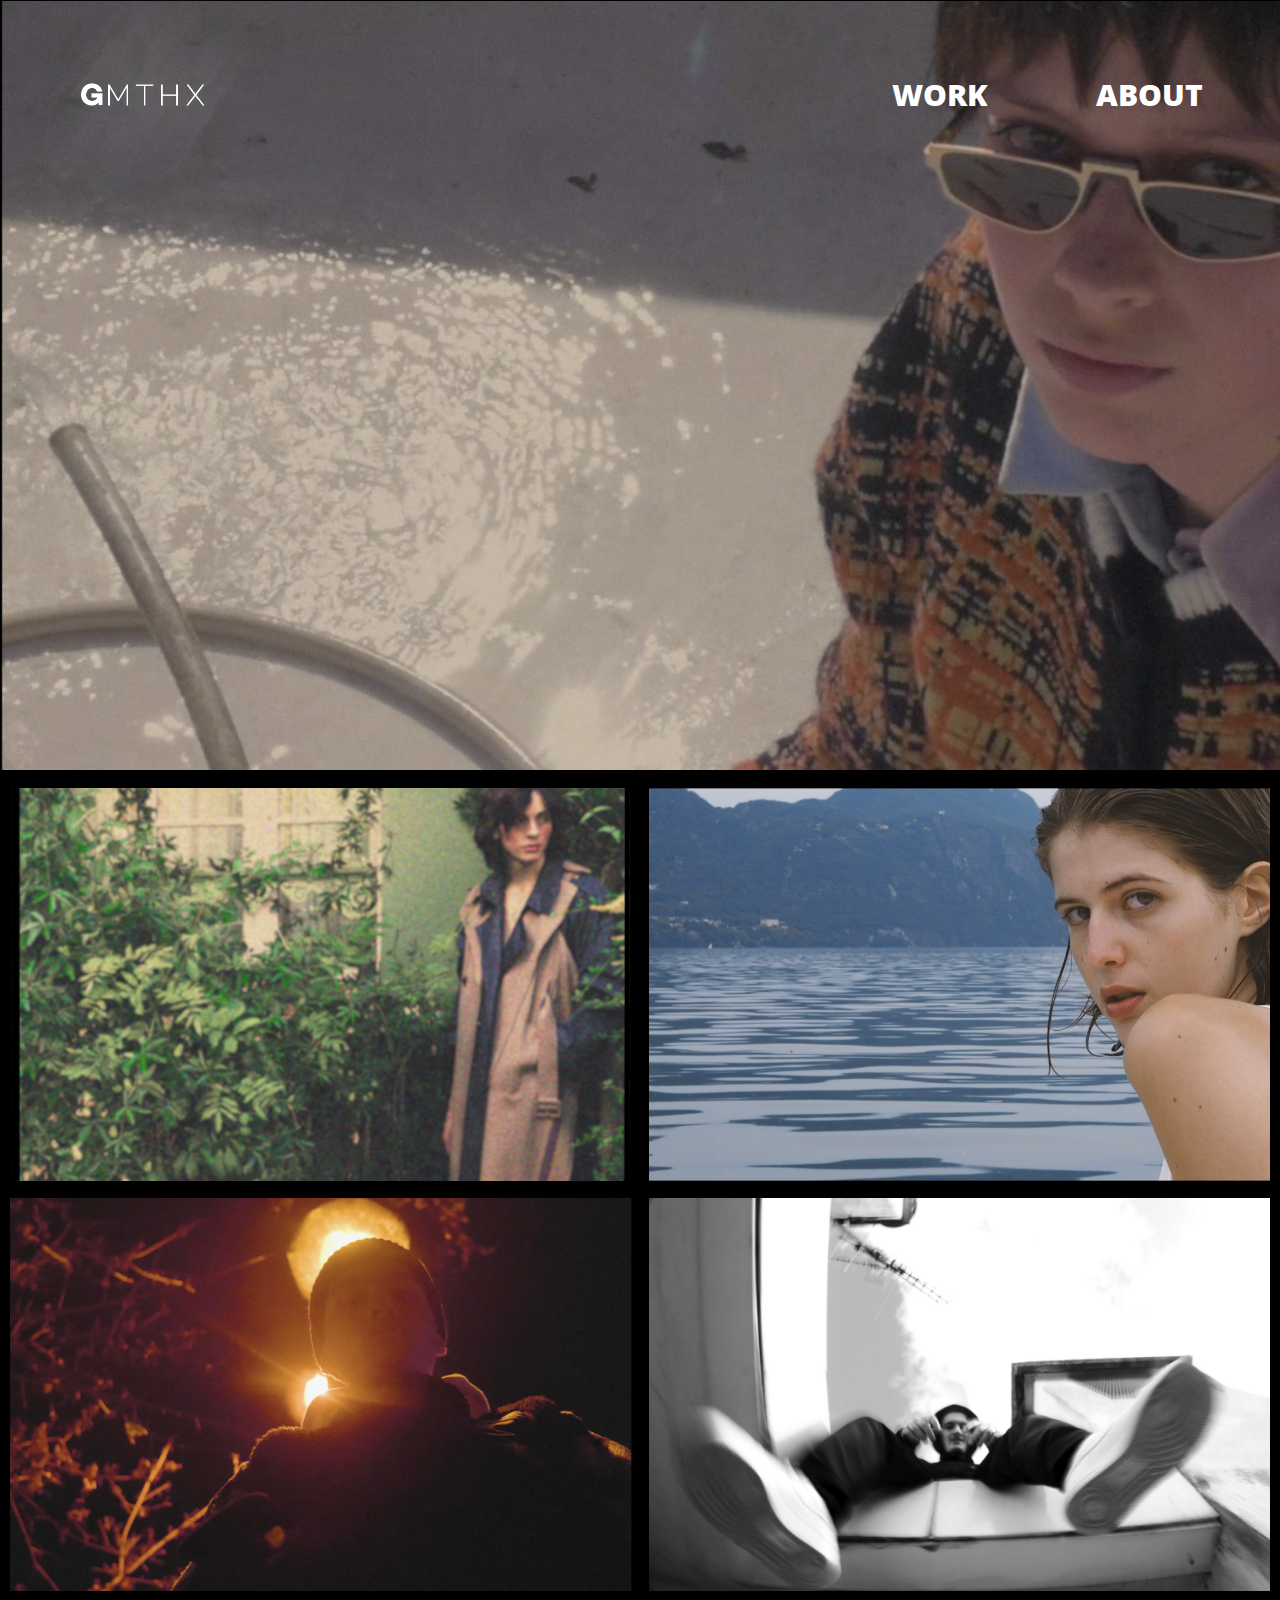
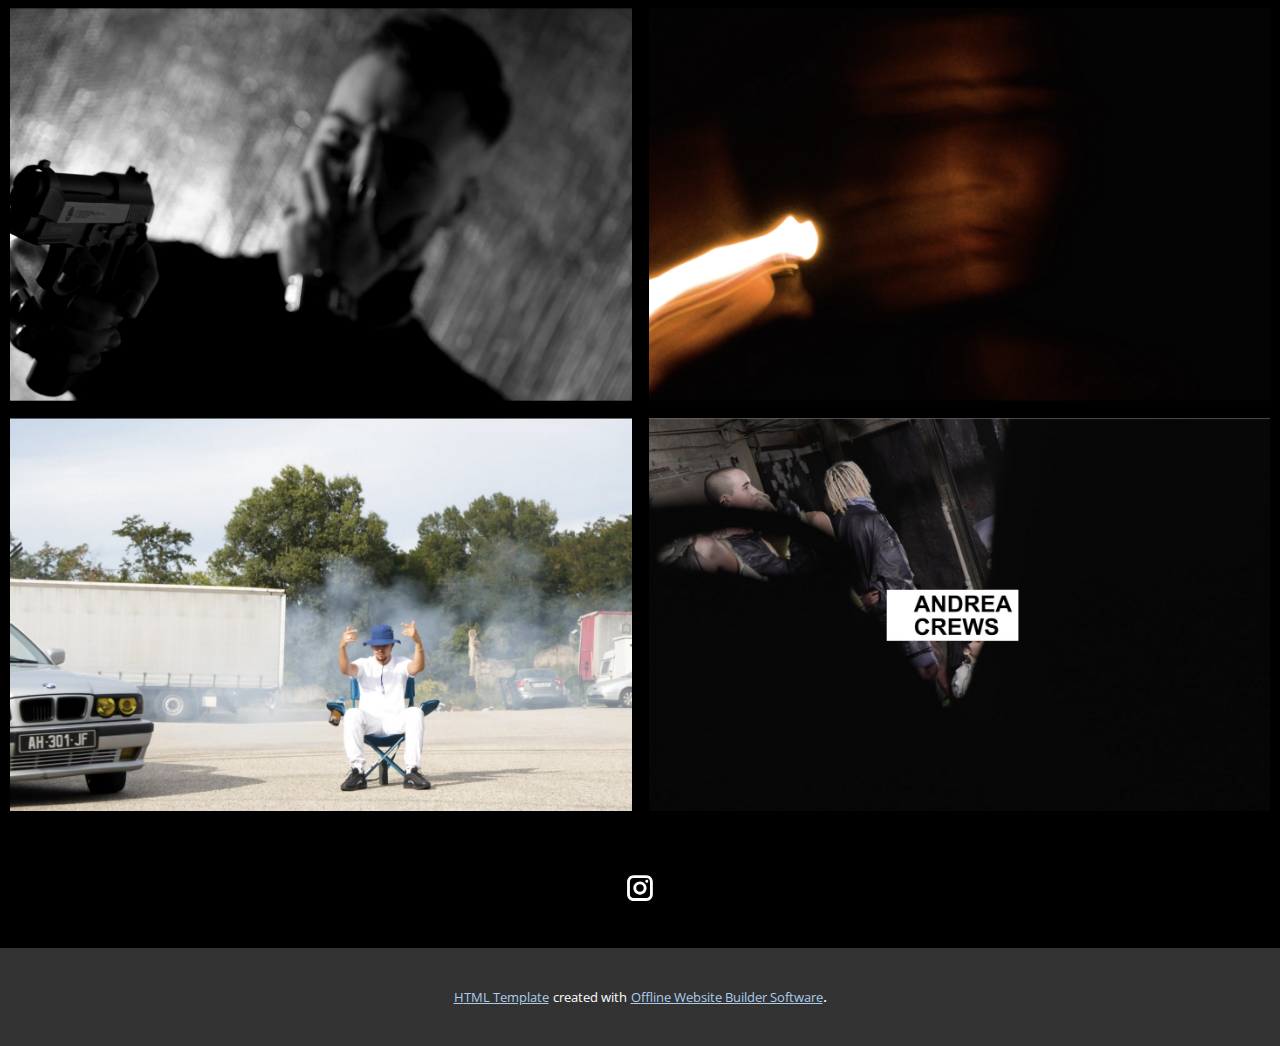
<file: Work.html>
<!DOCTYPE html>
<html style="font-size: 16px;">
  <head>
    <meta name="viewport" content="width=device-width, initial-scale=1.0">
    <meta charset="utf-8">
    <meta name="keywords" content="">
    <meta name="description" content="">
    <meta name="page_type" content="np-template-header-footer-from-plugin">
    <title>Work</title>
    <link rel="stylesheet" href="nicepage.css" media="screen">
<link rel="stylesheet" href="Work.css" media="screen">
    <script class="u-script" type="text/javascript" src="jquery.js" defer=""></script>
    <script class="u-script" type="text/javascript" src="nicepage.js" defer=""></script>
    <meta name="generator" content="Nicepage 3.0.9, nicepage.com">
    <link id="u-theme-google-font" rel="stylesheet" href="https://fonts.googleapis.com/css?family=Roboto:100,100i,300,300i,400,400i,500,500i,700,700i,900,900i|Open+Sans:300,300i,400,400i,600,600i,700,700i,800,800i">
    <link id="u-page-google-font" rel="stylesheet" href="https://fonts.googleapis.com/css?family=Open+Sans:300,300i,400,400i,600,600i,700,700i,800,800i">
    
    
    
    
    
    
    <script type="application/ld+json">{
		"@context": "http://schema.org",
		"@type": "Organization",
		"name": "",
		"url": "index.html",
		"logo": "images/LogoGmthx3.png",
		"sameAs": [
				"https://www.instagram.com/gregoiremthx/"
		]
}</script>
    <meta property="og:title" content="Work">
    <meta property="og:type" content="website">
    <meta name="theme-color" content="#478ac9">
    <link rel="canonical" href="index.html">
    <meta property="og:url" content="index.html">
  </head>
  <body class="u-body u-overlap u-overlap-transparent"><header class="u-align-center u-black u-clearfix u-header u-header" id="sec-c20e"><div class="u-clearfix u-sheet u-sheet-1">
        <nav class="u-menu u-menu-dropdown u-offcanvas u-menu-1">
          <div class="menu-collapse u-custom-font" style="font-size: 1.875rem; letter-spacing: 0px; font-family: &quot;Open Sans&quot;; font-weight: 800;">
            <a class="u-button-style u-custom-left-right-menu-spacing u-custom-padding-bottom u-custom-top-bottom-menu-spacing u-nav-link u-text-active-white u-text-hover-grey-25 u-text-white" href="#" style="padding: 0px 4px; font-size: calc(1em + 0px);">
              <svg><use xmlns:xlink="http://www.w3.org/1999/xlink" xlink:href="#menu-hamburger"></use></svg>
              <svg version="1.1" xmlns="http://www.w3.org/2000/svg" xmlns:xlink="http://www.w3.org/1999/xlink"><defs><symbol id="menu-hamburger" viewBox="0 0 16 16" style="width: 16px; height: 16px;"><rect y="1" width="16" height="2"></rect><rect y="7" width="16" height="2"></rect><rect y="13" width="16" height="2"></rect>
</symbol>
</defs></svg>
            </a>
          </div>
          <div class="u-custom-menu u-nav-container">
            <ul class="u-custom-font u-nav u-unstyled u-nav-1"><li class="u-nav-item"><a class="u-button-style u-nav-link u-text-active-white u-text-hover-grey-25 u-text-white" href="Work.html" style="padding: 24px 54px;">WORK</a>
</li><li class="u-nav-item"><a class="u-button-style u-nav-link u-text-active-white u-text-hover-grey-25 u-text-white" href="About.html" style="padding: 24px 54px;">ABOUT</a>
</li></ul>
          </div>
          <div class="u-custom-menu u-nav-container-collapse">
            <div class="u-black u-container-style u-inner-container-layout u-opacity u-opacity-95 u-sidenav">
              <div class="u-sidenav-overflow">
                <div class="u-menu-close"></div>
                <ul class="u-align-center u-nav u-popupmenu-items u-unstyled u-nav-2"><li class="u-nav-item"><a class="u-button-style u-nav-link" href="Work.html" style="padding: 24px 54px;">WORK</a>
</li><li class="u-nav-item"><a class="u-button-style u-nav-link" href="About.html" style="padding: 24px 54px;">ABOUT</a>
</li></ul>
              </div>
            </div>
            <div class="u-black u-menu-overlay u-opacity u-opacity-70"></div>
          </div>
        </nav>
        <a href="GMTHX.html" data-page-id="702807267" class="u-image u-logo u-image-1" data-image-width="470" data-image-height="364" title="HOME">
          <img src="images/LogoGmthx3.png" class="u-logo-image u-logo-image-1" data-image-width="245.8575">
        </a>
      </div></header>
    <section class="u-clearfix u-valign-middle-lg u-valign-middle-md u-valign-middle-sm u-valign-middle-xl u-section-1" id="sec-a84d">
      <div class="u-clearfix u-expanded-width u-layout-wrap u-layout-wrap-1">
        <div class="u-layout">
          <div class="u-layout-row">
            <div class="u-container-style u-effect-hover-zoom u-layout-cell u-size-60 u-layout-cell-1" data-image-width="1440" data-image-height="1080" data-href="Empty-Pool.html" data-page-id="1118530403">
              <div class="u-background-effect u-expanded">
                <div class="u-background-effect-image u-expanded u-image u-image-1" data-image-width="1600" data-image-height="1199"></div>
              </div>
              <div class="u-container-layout u-container-layout-1"></div>
            </div>
          </div>
        </div>
      </div>
    </section>
    <section class="u-align-center u-clearfix u-image u-shading u-section-2" id="sec-8907" data-image-width="2000" data-image-height="1333">
      <div class="u-clearfix u-sheet u-valign-middle-xs u-sheet-1">
        <div class="u-gallery u-layout-grid u-lightbox u-show-text-on-hover u-gallery-1">
          <div class="u-gallery-inner u-gallery-inner-1">
            <div class="u-effect-fade u-gallery-item" data-href="Mrs-Robinson.html" data-page-id="2815018665">
              <div class="u-back-slide" data-image-width="1440" data-image-height="1080">
                <img class="u-back-image u-expanded" src="images/61.jpg">
              </div>
              <div class="u-over-slide u-shading u-over-slide-1">
                <h3 class="u-gallery-heading"></h3>
                <p class="u-gallery-text"></p>
              </div>
            </div>
            <div class="u-effect-fade u-gallery-item" data-href="Under-the-Lake.html" data-page-id="1810719698">
              <div class="u-back-slide" data-image-width="1600" data-image-height="667">
                <img class="u-back-image u-expanded" src="images/Capturedecran2020-12-07a15.42.58.png">
              </div>
              <div class="u-over-slide u-shading u-over-slide-2">
                <h3 class="u-gallery-heading"></h3>
                <p class="u-gallery-text"></p>
              </div>
            </div>
          </div>
        </div>
      </div>
    </section>
    <section class="u-align-center u-clearfix u-image u-shading u-section-3" id="sec-91b6" data-image-width="2000" data-image-height="1333">
      <div class="u-clearfix u-sheet u-sheet-1">
        <div class="u-gallery u-layout-grid u-lightbox u-show-text-on-hover u-gallery-1">
          <div class="u-gallery-inner u-gallery-inner-1">
            <div class="u-effect-fade u-gallery-item" data-href="IRIS.html" data-page-id="282539109">
              <div class="u-back-slide" data-image-width="1600" data-image-height="1213">
                <img class="u-back-image u-expanded" src="images/Capturedecran2020-12-07a15.50.37.png">
              </div>
              <div class="u-over-slide u-shading u-over-slide-1">
                <h3 class="u-gallery-heading"></h3>
                <p class="u-gallery-text"></p>
              </div>
            </div>
            <div class="u-effect-fade u-gallery-item" data-href="Prototype.html" data-page-id="285877009">
              <div class="u-back-slide" data-image-width="1600" data-image-height="900">
                <img class="u-back-image u-expanded" src="images/Capturedecran2020-12-07a15.52.07.png">
              </div>
              <div class="u-over-slide u-shading u-over-slide-2">
                <h3 class="u-gallery-heading"></h3>
                <p class="u-gallery-text"></p>
              </div>
            </div>
          </div>
        </div>
      </div>
    </section>
    <section class="u-align-center u-clearfix u-image u-shading u-section-4" id="sec-5553" data-image-width="2000" data-image-height="1333">
      <div class="u-clearfix u-sheet u-sheet-1">
        <div class="u-gallery u-layout-grid u-lightbox u-show-text-on-hover u-gallery-1">
          <div class="u-gallery-inner u-gallery-inner-1">
            <div class="u-effect-fade u-gallery-item" data-href="UMA.html" data-page-id="405511348">
              <div class="u-back-slide" data-image-width="1600" data-image-height="668">
                <img class="u-back-image u-expanded" src="images/Capturedecran2020-12-07a16.03.23.png">
              </div>
              <div class="u-over-slide u-shading u-over-slide-1">
                <h3 class="u-gallery-heading"></h3>
                <p class="u-gallery-text"></p>
              </div>
            </div>
            <div class="u-effect-fade u-gallery-item" data-href="Amour-Kétamine.html" data-page-id="149810272">
              <div class="u-back-slide" data-image-width="1600" data-image-height="900">
                <img class="u-back-image u-expanded" src="images/Capturedecran2020-12-07a15.58.42.png">
              </div>
              <div class="u-over-slide u-shading u-over-slide-2">
                <h3 class="u-gallery-heading"></h3>
                <p class="u-gallery-text"></p>
              </div>
            </div>
          </div>
        </div>
      </div>
    </section>
    <section class="u-align-center u-clearfix u-image u-shading u-section-5" id="sec-fec5" data-image-width="2000" data-image-height="1333">
      <div class="u-clearfix u-sheet u-sheet-1">
        <div class="u-gallery u-layout-grid u-lightbox u-show-text-on-hover u-gallery-1">
          <div class="u-gallery-inner u-gallery-inner-1">
            <div class="u-effect-fade u-gallery-item" data-href="Dixième-Mesure.html" data-page-id="544619454">
              <div class="u-back-slide" data-image-width="1600" data-image-height="900">
                <img class="u-back-image u-expanded" src="images/Capturedecran2020-12-07a16.01.11.png">
              </div>
              <div class="u-over-slide u-shading u-over-slide-1">
                <h3 class="u-gallery-heading"></h3>
                <p class="u-gallery-text"></p>
              </div>
            </div>
            <div class="u-effect-fade u-gallery-item" data-href="Andrea-Crews.html" data-page-id="9106977">
              <div class="u-back-slide" data-image-width="1600" data-image-height="901">
                <img class="u-back-image u-expanded" src="images/Capturedecran2020-12-07a15.59.20.png">
              </div>
              <div class="u-over-slide u-shading u-over-slide-2">
                <h3 class="u-gallery-heading"></h3>
                <p class="u-gallery-text"></p>
              </div>
            </div>
          </div>
        </div>
      </div>
    </section>
    
    
    <footer class="u-black u-clearfix u-footer" id="sec-f92e"><div class="u-clearfix u-sheet u-sheet-1">
        <div class="u-align-left u-social-icons u-spacing-10 u-social-icons-1">
          <a class="u-social-url" target="_blank" href="https://www.instagram.com/gregoiremthx/"><span class="u-icon u-icon-circle u-social-instagram u-social-type-logo u-icon-1"><svg class="u-svg-link" preserveAspectRatio="xMidYMin slice" viewBox="0 0 112 112" style=""><use xmlns:xlink="http://www.w3.org/1999/xlink" xlink:href="#svg-9d5a"></use></svg><svg xmlns="http://www.w3.org/2000/svg" xmlns:xlink="http://www.w3.org/1999/xlink" version="1.1" xml:space="preserve" class="u-svg-content" viewBox="0 0 112 112" x="0px" y="0px" id="svg-9d5a"><path d="M55.9,32.9c-12.8,0-23.2,10.4-23.2,23.2s10.4,23.2,23.2,23.2s23.2-10.4,23.2-23.2S68.7,32.9,55.9,32.9z M55.9,69.4c-7.4,0-13.3-6-13.3-13.3c-0.1-7.4,6-13.3,13.3-13.3s13.3,6,13.3,13.3C69.3,63.5,63.3,69.4,55.9,69.4z"></path><path d="M79.7,26.8c-3,0-5.4,2.5-5.4,5.4s2.5,5.4,5.4,5.4c3,0,5.4-2.5,5.4-5.4S82.7,26.8,79.7,26.8z"></path><path d="M78.2,11H33.5C21,11,10.8,21.3,10.8,33.7v44.7c0,12.6,10.2,22.8,22.7,22.8h44.7c12.6,0,22.7-10.2,22.7-22.7 V33.7C100.8,21.1,90.6,11,78.2,11z M91,78.4c0,7.1-5.8,12.8-12.8,12.8H33.5c-7.1,0-12.8-5.8-12.8-12.8V33.7 c0-7.1,5.8-12.8,12.8-12.8h44.7c7.1,0,12.8,5.8,12.8,12.8V78.4z"></path></svg></span>
          </a>
        </div>
      </div></footer>
    <section class="u-backlink u-clearfix u-grey-80">
      <a class="u-link" href="https://nicepage.com/html-templates" target="_blank">
        <span>HTML Template</span>
      </a>
      <p class="u-text">
        <span>created with</span>
      </p>
      <a class="u-link" href="https://nicepage.com/" target="_blank">
        <span>Offline Website Builder Software</span>
      </a>. 
    </section>
  </body>
</html>
</file>
<file: GMTHX.css>
.u-section-1 {
  min-height: 436px;
}

.u-section-1 .u-sheet-1 {
  min-height: 770px;
}

.u-section-1 .u-layout-wrap-1 {
  width: 1556px;
  margin: 0 auto 0 -193px;
}

.u-section-1 .u-image-1 {
  min-height: 770px;
  background-image: url("images/Capturedecran2020-12-07a15.42.07.png");
}

.u-section-1 .u-image-2 {
  background-image: url("images/Capturedecran2020-12-07a15.42.07.png");
}

.u-section-1 .u-container-layout-1 {
  padding: 30px 290px 30px 30px;
}

@media (max-width: 1199px) {
  .u-section-1 .u-sheet-1 {
    min-height: 1744px;
  }

  .u-section-1 .u-layout-wrap-1 {
    position: relative;
    width: 940px;
    margin-left: 0;
  }

  .u-section-1 .u-image-1 {
    min-height: 465px;
    background-position: 50% 50%;
  }
}

@media (max-width: 991px) {
  .u-section-1 {
    min-height: 370px;
  }

  .u-section-1 .u-layout-wrap-1 {
    width: 720px;
  }

  .u-section-1 .u-image-1 {
    min-height: 356px;
  }

  .u-section-1 .u-container-layout-1 {
    padding-right: 30px;
  }
}

@media (max-width: 767px) {
  .u-section-1 {
    min-height: 477px;
  }

  .u-section-1 .u-layout-wrap-1 {
    width: 540px;
  }

  .u-section-1 .u-image-1 {
    min-height: 267px;
  }

  .u-section-1 .u-container-layout-1 {
    padding-left: 10px;
    padding-right: 10px;
  }
}

@media (max-width: 575px) {
  .u-section-1 {
    min-height: 114px;
  }

  .u-section-1 .u-sheet-1 {
    min-height: 294px;
  }

  .u-section-1 .u-layout-wrap-1 {
    width: 456px;
    margin-left: -50px;
  }

  .u-section-1 .u-image-1 {
    min-height: 300px;
  }
}.u-section-2 {
  background-image: linear-gradient(0deg, rgba(0,0,0,1), rgba(0,0,0,1)), url("images/default-image.jpg");
}

.u-section-2 .u-sheet-1 {
  min-height: 427px;
}

.u-section-2 .u-gallery-1 {
  height: 393px;
  grid-gap: 17px 17px;
  width: 1260px;
  margin: 17px -60px;
}

.u-section-2 .u-gallery-inner-1 {
  grid-template-columns: auto auto;
  grid-gap: 17px 17px;
}

.u-section-2 .u-over-slide-1 {
  background-image: linear-gradient(0deg, rgba(0,0,0,0.2), rgba(0,0,0,0.2));
  padding: 20px;
}

.u-section-2 .u-over-slide-2 {
  background-image: linear-gradient(0deg, rgba(0,0,0,0.2), rgba(0,0,0,0.2));
  padding: 20px;
}

@media (max-width: 1199px) {
  .u-section-2 {
    min-height: 414px;
  }

  .u-section-2 .u-sheet-1 {
    min-height: 361px;
  }

  .u-section-2 .u-gallery-1 {
    height: 293px;
    grid-template-columns: repeat(3, auto);
    width: 940px;
    margin-left: 0;
    margin-right: 0;
  }

  .u-section-2 .u-gallery-inner-1 {
    grid-template-columns: repeat(2, auto);
  }
}

@media (max-width: 991px) {
  .u-section-2 {
    min-height: 845px;
  }

  .u-section-2 .u-sheet-1 {
    min-height: 277px;
  }

  .u-section-2 .u-gallery-1 {
    height: 898px;
    grid-template-columns: repeat(2, auto);
    width: 720px;
  }

  .u-section-2 .u-gallery-inner-1 {
    grid-template-columns: repeat(1, auto);
  }
}

@media (max-width: 767px) {
  .u-section-2 {
    min-height: 1799px;
  }

  .u-section-2 .u-sheet-1 {
    min-height: 208px;
  }

  .u-section-2 .u-gallery-1 {
    height: 674px;
    grid-template-columns: repeat(1, auto);
    width: 540px;
  }
}

@media (max-width: 575px) {
  .u-section-2 {
    min-height: 364px;
  }

  .u-section-2 .u-sheet-1 {
    min-height: 458px;
  }

  .u-section-2 .u-gallery-1 {
    height: 424px;
    grid-template-columns: auto;
    width: 340px;
  }
}.u-section-3 {
  background-image: linear-gradient(0deg, rgba(0,0,0,1), rgba(0,0,0,1)), url("images/default-image.jpg");
}

.u-section-3 .u-sheet-1 {
  min-height: 410px;
}

.u-section-3 .u-gallery-1 {
  height: 393px;
  grid-gap: 17px 17px;
  width: 1260px;
  margin: 0 -60px 17px;
}

.u-section-3 .u-gallery-inner-1 {
  grid-template-columns: auto auto;
  grid-gap: 17px 17px;
}

.u-section-3 .u-over-slide-1 {
  background-image: linear-gradient(0deg, rgba(0,0,0,0.2), rgba(0,0,0,0.2));
  padding: 20px;
}

.u-section-3 .u-over-slide-2 {
  background-image: linear-gradient(0deg, rgba(0,0,0,0.2), rgba(0,0,0,0.2));
  padding: 20px;
}

@media (max-width: 1199px) {
  .u-section-3 {
    min-height: 414px;
  }

  .u-section-3 .u-sheet-1 {
    min-height: 361px;
  }

  .u-section-3 .u-gallery-1 {
    height: 293px;
    grid-template-columns: repeat(3, auto);
    width: 940px;
    margin-left: 0;
    margin-right: 0;
  }

  .u-section-3 .u-gallery-inner-1 {
    grid-template-columns: repeat(2, auto);
  }
}

@media (max-width: 991px) {
  .u-section-3 {
    min-height: 845px;
  }

  .u-section-3 .u-sheet-1 {
    min-height: 277px;
  }

  .u-section-3 .u-gallery-1 {
    height: 898px;
    grid-template-columns: repeat(2, auto);
    width: 720px;
  }

  .u-section-3 .u-gallery-inner-1 {
    grid-template-columns: repeat(1, auto);
  }
}

@media (max-width: 767px) {
  .u-section-3 {
    min-height: 1799px;
  }

  .u-section-3 .u-sheet-1 {
    min-height: 208px;
  }

  .u-section-3 .u-gallery-1 {
    height: 674px;
    grid-template-columns: repeat(1, auto);
    width: 540px;
  }
}

@media (max-width: 575px) {
  .u-section-3 {
    min-height: 364px;
  }

  .u-section-3 .u-sheet-1 {
    min-height: 440px;
  }

  .u-section-3 .u-gallery-1 {
    height: 424px;
    grid-template-columns: auto;
    width: 340px;
    margin-bottom: 16px;
  }
}
</file>
<file: About.css>
.u-section-1 {
  background-image: none;
}

.u-section-1 .u-sheet-1 {
  min-height: 459px;
}

.u-section-1 .u-text-1 {
  font-weight: 700;
  font-size: 1.5rem;
  margin: 67px 107px 0;
}

.u-section-1 .u-text-2 {
  margin: 39px 107px 0;
}

.u-section-1 .u-text-3 {
  margin: -32px 54px 0;
}

.u-section-1 .u-btn-1 {
  padding: 0;
}

.u-section-1 .u-text-4 {
  margin: 0 107px 60px;
}

.u-section-1 .u-btn-2 {
  padding: 0;
}

@media (max-width: 1199px) {
  .u-section-1 .u-text-1 {
    margin-left: 7px;
    margin-right: 7px;
  }

  .u-section-1 .u-text-2 {
    margin-left: 7px;
    margin-right: 7px;
    height: 128px;
  }

  .u-section-1 .u-text-3 {
    margin-left: 0;
    margin-right: 0;
  }

  .u-section-1 .u-text-4 {
    margin-left: 7px;
    margin-right: 7px;
  }
}

@media (max-width: 991px) {
  .u-section-1 .u-text-1 {
    margin-left: 0;
    margin-right: 0;
  }

  .u-section-1 .u-text-2 {
    margin-left: 0;
    margin-right: 0;
  }

  .u-section-1 .u-text-4 {
    margin-left: 0;
    margin-right: 0;
  }
}
</file>
<file: Amour-Kétamine.css>
.u-section-1 {
  background-image: none;
}

.u-section-1 .u-sheet-1 {
  min-height: 479px;
}

.u-section-1 .u-video-1 {
  height: 476px;
  width: 846px;
  margin: 2px auto;
}

@media (max-width: 991px) {
  .u-section-1 .u-video-1 {
    width: 720px;
  }
}

@media (max-width: 767px) {
  .u-section-1 .u-sheet-1 {
    min-height: 549px;
  }

  .u-section-1 .u-video-1 {
    height: 300px;
    margin-right: initial;
    margin-left: initial;
    width: auto;
  }
}

@media (max-width: 575px) {
  .u-section-1 .u-sheet-1 {
    min-height: 230px;
  }

  .u-section-1 .u-video-1 {
    height: 190px;
    margin-top: 20px;
    margin-bottom: 20px;
    width: auto;
    margin-right: initial;
    margin-left: initial;
  }
}.u-section-2 {
  min-height: 381px;
  background-image: none;
}

.u-section-2 .u-gallery-1 {
  height: 364px;
  grid-gap: 17px 17px;
  margin: 17px auto 0 0;
}

.u-section-2 .u-gallery-inner-1 {
  grid-template-columns: auto auto;
  grid-gap: 17px 17px;
}

.u-section-2 .u-over-slide-1 {
  background-image: linear-gradient(0deg, rgba(0,0,0,0.2), rgba(0,0,0,0.2));
  padding: 20px;
}

.u-section-2 .u-over-slide-2 {
  background-image: linear-gradient(0deg, rgba(0,0,0,0.2), rgba(0,0,0,0.2));
  padding: 20px;
}

@media (max-width: 1199px) {
  .u-section-2 {
    min-height: 317px;
  }

  .u-section-2 .u-gallery-1 {
    height: 300px;
    grid-template-columns: repeat(3, auto);
    margin-right: initial;
    margin-left: initial;
  }

  .u-section-2 .u-gallery-inner-1 {
    grid-template-columns: repeat(2, auto);
  }
}

@media (max-width: 991px) {
  .u-section-2 {
    min-height: 936px;
  }

  .u-section-2 .u-gallery-1 {
    height: 919px;
    grid-template-columns: repeat(2, auto);
    margin-right: initial;
    margin-left: initial;
  }

  .u-section-2 .u-gallery-inner-1 {
    grid-template-columns: repeat(1, auto);
  }
}

@media (max-width: 767px) {
  .u-section-2 {
    min-height: 706px;
  }

  .u-section-2 .u-gallery-1 {
    height: 689px;
    grid-template-columns: repeat(1, auto);
    margin-right: initial;
    margin-left: initial;
  }
}

@media (max-width: 575px) {
  .u-section-2 {
    min-height: 451px;
  }

  .u-section-2 .u-gallery-1 {
    height: 434px;
    margin-right: initial;
    margin-left: initial;
  }
}.u-section-3 {
  background-image: none;
  min-height: 397px;
}

.u-section-3 .u-gallery-1 {
  height: 364px;
  grid-gap: 17px 17px;
  margin: 17px auto 17px 0;
}

.u-section-3 .u-gallery-inner-1 {
  grid-template-columns: auto auto;
  grid-gap: 17px 17px;
}

.u-section-3 .u-over-slide-1 {
  background-image: linear-gradient(0deg, rgba(0,0,0,0.2), rgba(0,0,0,0.2));
  padding: 20px;
}

.u-section-3 .u-over-slide-2 {
  background-image: linear-gradient(0deg, rgba(0,0,0,0.2), rgba(0,0,0,0.2));
  padding: 20px;
}

@media (max-width: 1199px) {
  .u-section-3 {
    min-height: 333px;
  }

  .u-section-3 .u-gallery-1 {
    height: 300px;
    grid-template-columns: repeat(3, auto);
    margin-right: initial;
    margin-left: initial;
  }

  .u-section-3 .u-gallery-inner-1 {
    grid-template-columns: repeat(2, auto);
  }
}

@media (max-width: 991px) {
  .u-section-3 {
    min-height: 952px;
  }

  .u-section-3 .u-gallery-1 {
    height: 919px;
    grid-template-columns: repeat(2, auto);
    margin-right: initial;
    margin-left: initial;
  }

  .u-section-3 .u-gallery-inner-1 {
    grid-template-columns: repeat(1, auto);
  }
}

@media (max-width: 767px) {
  .u-section-3 {
    min-height: 722px;
  }

  .u-section-3 .u-gallery-1 {
    height: 689px;
    grid-template-columns: repeat(1, auto);
    margin-right: initial;
    margin-left: initial;
  }
}

@media (max-width: 575px) {
  .u-section-3 {
    min-height: 467px;
  }

  .u-section-3 .u-gallery-1 {
    height: 434px;
    margin-right: initial;
    margin-left: initial;
  }
}
</file>
<file: Andrea-Crews.css>
.u-section-1 {
  background-image: none;
}

.u-section-1 .u-sheet-1 {
  min-height: 479px;
}

.u-section-1 .u-video-1 {
  height: 476px;
  width: 846px;
  margin: 2px auto;
}

@media (max-width: 991px) {
  .u-section-1 .u-video-1 {
    width: 720px;
  }
}

@media (max-width: 767px) {
  .u-section-1 .u-sheet-1 {
    min-height: 549px;
  }

  .u-section-1 .u-video-1 {
    height: 300px;
    margin-right: initial;
    margin-left: initial;
    width: auto;
  }
}

@media (max-width: 575px) {
  .u-section-1 .u-sheet-1 {
    min-height: 211px;
  }

  .u-section-1 .u-video-1 {
    height: 190px;
    margin-top: 11px;
    margin-bottom: 11px;
    width: auto;
    margin-right: initial;
    margin-left: initial;
  }
}.u-section-2 {
  min-height: 381px;
  background-image: none;
}

.u-section-2 .u-gallery-1 {
  height: 364px;
  grid-gap: 17px 17px;
  margin: 17px auto 0 0;
}

.u-section-2 .u-gallery-inner-1 {
  grid-template-columns: auto auto;
  grid-gap: 17px 17px;
}

.u-section-2 .u-over-slide-1 {
  background-image: linear-gradient(0deg, rgba(0,0,0,0.2), rgba(0,0,0,0.2));
  padding: 20px;
}

.u-section-2 .u-over-slide-2 {
  background-image: linear-gradient(0deg, rgba(0,0,0,0.2), rgba(0,0,0,0.2));
  padding: 20px;
}

@media (max-width: 1199px) {
  .u-section-2 {
    min-height: 317px;
  }

  .u-section-2 .u-gallery-1 {
    height: 300px;
    grid-template-columns: repeat(3, auto);
    margin-right: initial;
    margin-left: initial;
  }

  .u-section-2 .u-gallery-inner-1 {
    grid-template-columns: repeat(2, auto);
  }
}

@media (max-width: 991px) {
  .u-section-2 {
    min-height: 936px;
  }

  .u-section-2 .u-gallery-1 {
    height: 919px;
    grid-template-columns: repeat(2, auto);
    margin-right: initial;
    margin-left: initial;
  }

  .u-section-2 .u-gallery-inner-1 {
    grid-template-columns: repeat(1, auto);
  }
}

@media (max-width: 767px) {
  .u-section-2 {
    min-height: 706px;
  }

  .u-section-2 .u-gallery-1 {
    height: 689px;
    grid-template-columns: repeat(1, auto);
    margin-right: initial;
    margin-left: initial;
  }
}

@media (max-width: 575px) {
  .u-section-2 {
    min-height: 451px;
  }

  .u-section-2 .u-gallery-1 {
    height: 434px;
    margin-right: initial;
    margin-left: initial;
  }
}.u-section-3 {
  background-image: none;
  min-height: 397px;
}

.u-section-3 .u-gallery-1 {
  height: 364px;
  grid-gap: 17px 17px;
  margin: 17px auto 17px 0;
}

.u-section-3 .u-gallery-inner-1 {
  grid-template-columns: auto auto;
  grid-gap: 17px 17px;
}

.u-section-3 .u-over-slide-1 {
  background-image: linear-gradient(0deg, rgba(0,0,0,0.2), rgba(0,0,0,0.2));
  padding: 20px;
}

.u-section-3 .u-over-slide-2 {
  background-image: linear-gradient(0deg, rgba(0,0,0,0.2), rgba(0,0,0,0.2));
  padding: 20px;
}

@media (max-width: 1199px) {
  .u-section-3 {
    min-height: 333px;
  }

  .u-section-3 .u-gallery-1 {
    height: 300px;
    grid-template-columns: repeat(3, auto);
    margin-right: initial;
    margin-left: initial;
  }

  .u-section-3 .u-gallery-inner-1 {
    grid-template-columns: repeat(2, auto);
  }
}

@media (max-width: 991px) {
  .u-section-3 {
    min-height: 952px;
  }

  .u-section-3 .u-gallery-1 {
    height: 919px;
    grid-template-columns: repeat(2, auto);
    margin-right: initial;
    margin-left: initial;
  }

  .u-section-3 .u-gallery-inner-1 {
    grid-template-columns: repeat(1, auto);
  }
}

@media (max-width: 767px) {
  .u-section-3 {
    min-height: 722px;
  }

  .u-section-3 .u-gallery-1 {
    height: 689px;
    grid-template-columns: repeat(1, auto);
    margin-right: initial;
    margin-left: initial;
  }
}

@media (max-width: 575px) {
  .u-section-3 {
    min-height: 467px;
  }

  .u-section-3 .u-gallery-1 {
    height: 434px;
    margin-right: initial;
    margin-left: initial;
  }
}
</file>
<file: Dixième-Mesure.css>
.u-section-1 {
  background-image: none;
}

.u-section-1 .u-sheet-1 {
  min-height: 479px;
}

.u-section-1 .u-video-1 {
  height: 476px;
  width: 846px;
  margin: 2px auto;
}

@media (max-width: 991px) {
  .u-section-1 .u-video-1 {
    width: 720px;
  }
}

@media (max-width: 767px) {
  .u-section-1 .u-sheet-1 {
    min-height: 549px;
  }

  .u-section-1 .u-video-1 {
    height: 300px;
    margin-right: initial;
    margin-left: initial;
    width: auto;
  }
}

@media (max-width: 575px) {
  .u-section-1 .u-sheet-1 {
    min-height: 215px;
  }

  .u-section-1 .u-video-1 {
    height: 190px;
    margin-top: 13px;
    margin-bottom: 13px;
    width: auto;
    margin-right: initial;
    margin-left: initial;
  }
}.u-section-2 {
  min-height: 381px;
  background-image: none;
}

.u-section-2 .u-gallery-1 {
  height: 364px;
  grid-gap: 17px 17px;
  margin: 17px auto 0 0;
}

.u-section-2 .u-gallery-inner-1 {
  grid-template-columns: auto auto;
  grid-gap: 17px 17px;
}

.u-section-2 .u-over-slide-1 {
  background-image: linear-gradient(0deg, rgba(0,0,0,0.2), rgba(0,0,0,0.2));
  padding: 20px;
}

.u-section-2 .u-over-slide-2 {
  background-image: linear-gradient(0deg, rgba(0,0,0,0.2), rgba(0,0,0,0.2));
  padding: 20px;
}

@media (max-width: 1199px) {
  .u-section-2 {
    min-height: 317px;
  }

  .u-section-2 .u-gallery-1 {
    height: 300px;
    grid-template-columns: repeat(3, auto);
    margin-right: initial;
    margin-left: initial;
  }

  .u-section-2 .u-gallery-inner-1 {
    grid-template-columns: repeat(2, auto);
  }
}

@media (max-width: 991px) {
  .u-section-2 {
    min-height: 936px;
  }

  .u-section-2 .u-gallery-1 {
    height: 919px;
    grid-template-columns: repeat(2, auto);
    margin-right: initial;
    margin-left: initial;
  }

  .u-section-2 .u-gallery-inner-1 {
    grid-template-columns: repeat(1, auto);
  }
}

@media (max-width: 767px) {
  .u-section-2 {
    min-height: 706px;
  }

  .u-section-2 .u-gallery-1 {
    height: 689px;
    grid-template-columns: repeat(1, auto);
    margin-right: initial;
    margin-left: initial;
  }
}

@media (max-width: 575px) {
  .u-section-2 {
    min-height: 451px;
  }

  .u-section-2 .u-gallery-1 {
    height: 434px;
    margin-right: initial;
    margin-left: initial;
  }
}.u-section-3 {
  background-image: none;
  min-height: 397px;
}

.u-section-3 .u-gallery-1 {
  height: 364px;
  grid-gap: 17px 17px;
  margin: 17px auto 17px 0;
}

.u-section-3 .u-gallery-inner-1 {
  grid-template-columns: auto auto;
  grid-gap: 17px 17px;
}

.u-section-3 .u-over-slide-1 {
  background-image: linear-gradient(0deg, rgba(0,0,0,0.2), rgba(0,0,0,0.2));
  padding: 20px;
}

.u-section-3 .u-over-slide-2 {
  background-image: linear-gradient(0deg, rgba(0,0,0,0.2), rgba(0,0,0,0.2));
  padding: 20px;
}

@media (max-width: 1199px) {
  .u-section-3 {
    min-height: 333px;
  }

  .u-section-3 .u-gallery-1 {
    height: 300px;
    grid-template-columns: repeat(3, auto);
    margin-right: initial;
    margin-left: initial;
  }

  .u-section-3 .u-gallery-inner-1 {
    grid-template-columns: repeat(2, auto);
  }
}

@media (max-width: 991px) {
  .u-section-3 {
    min-height: 952px;
  }

  .u-section-3 .u-gallery-1 {
    height: 919px;
    grid-template-columns: repeat(2, auto);
    margin-right: initial;
    margin-left: initial;
  }

  .u-section-3 .u-gallery-inner-1 {
    grid-template-columns: repeat(1, auto);
  }
}

@media (max-width: 767px) {
  .u-section-3 {
    min-height: 722px;
  }

  .u-section-3 .u-gallery-1 {
    height: 689px;
    grid-template-columns: repeat(1, auto);
    margin-right: initial;
    margin-left: initial;
  }
}

@media (max-width: 575px) {
  .u-section-3 {
    min-height: 467px;
  }

  .u-section-3 .u-gallery-1 {
    height: 434px;
    margin-right: initial;
    margin-left: initial;
  }
}
</file>
<file: Empty-Pool.css>
.u-section-1 {
  background-image: none;
}

.u-section-1 .u-sheet-1 {
  min-height: 479px;
}

.u-section-1 .u-video-1 {
  height: 476px;
  width: 846px;
  margin: 2px auto;
}

@media (max-width: 991px) {
  .u-section-1 .u-video-1 {
    width: 720px;
  }
}

@media (max-width: 767px) {
  .u-section-1 .u-sheet-1 {
    min-height: 549px;
  }

  .u-section-1 .u-video-1 {
    height: 300px;
    margin-right: initial;
    margin-left: initial;
    width: auto;
  }
}

@media (max-width: 575px) {
  .u-section-1 .u-sheet-1 {
    min-height: 210px;
  }

  .u-section-1 .u-video-1 {
    height: 190px;
    margin-top: 4px;
    margin-bottom: 16px;
    width: auto;
    margin-right: initial;
    margin-left: initial;
  }
}.u-section-2 {
  min-height: 381px;
  background-image: none;
}

.u-section-2 .u-gallery-1 {
  height: 364px;
  grid-gap: 17px 17px;
  margin: 17px auto 0 0;
}

.u-section-2 .u-gallery-inner-1 {
  grid-template-columns: auto auto;
  grid-gap: 17px 17px;
}

.u-section-2 .u-over-slide-1 {
  background-image: linear-gradient(0deg, rgba(0,0,0,0.2), rgba(0,0,0,0.2));
  padding: 20px;
}

.u-section-2 .u-over-slide-2 {
  background-image: linear-gradient(0deg, rgba(0,0,0,0.2), rgba(0,0,0,0.2));
  padding: 20px;
}

@media (max-width: 1199px) {
  .u-section-2 {
    min-height: 317px;
  }

  .u-section-2 .u-gallery-1 {
    height: 300px;
    grid-template-columns: repeat(3, auto);
    margin-right: initial;
    margin-left: initial;
  }

  .u-section-2 .u-gallery-inner-1 {
    grid-template-columns: repeat(2, auto);
  }
}

@media (max-width: 991px) {
  .u-section-2 {
    min-height: 936px;
  }

  .u-section-2 .u-gallery-1 {
    height: 919px;
    grid-template-columns: repeat(2, auto);
    margin-right: initial;
    margin-left: initial;
  }

  .u-section-2 .u-gallery-inner-1 {
    grid-template-columns: repeat(1, auto);
  }
}

@media (max-width: 767px) {
  .u-section-2 {
    min-height: 706px;
  }

  .u-section-2 .u-gallery-1 {
    height: 689px;
    grid-template-columns: repeat(1, auto);
    margin-right: initial;
    margin-left: initial;
  }
}

@media (max-width: 575px) {
  .u-section-2 {
    min-height: 451px;
  }

  .u-section-2 .u-gallery-1 {
    height: 434px;
    margin-right: initial;
    margin-left: initial;
  }
}.u-section-3 {
  background-image: none;
  min-height: 397px;
}

.u-section-3 .u-gallery-1 {
  height: 364px;
  grid-gap: 17px 17px;
  margin: 17px auto 17px 0;
}

.u-section-3 .u-gallery-inner-1 {
  grid-template-columns: auto auto;
  grid-gap: 17px 17px;
}

.u-section-3 .u-over-slide-1 {
  background-image: linear-gradient(0deg, rgba(0,0,0,0.2), rgba(0,0,0,0.2));
  padding: 20px;
}

.u-section-3 .u-over-slide-2 {
  background-image: linear-gradient(0deg, rgba(0,0,0,0.2), rgba(0,0,0,0.2));
  padding: 20px;
}

@media (max-width: 1199px) {
  .u-section-3 {
    min-height: 333px;
  }

  .u-section-3 .u-gallery-1 {
    height: 300px;
    grid-template-columns: repeat(3, auto);
    margin-right: initial;
    margin-left: initial;
  }

  .u-section-3 .u-gallery-inner-1 {
    grid-template-columns: repeat(2, auto);
  }
}

@media (max-width: 991px) {
  .u-section-3 {
    min-height: 952px;
  }

  .u-section-3 .u-gallery-1 {
    height: 919px;
    grid-template-columns: repeat(2, auto);
    margin-right: initial;
    margin-left: initial;
  }

  .u-section-3 .u-gallery-inner-1 {
    grid-template-columns: repeat(1, auto);
  }
}

@media (max-width: 767px) {
  .u-section-3 {
    min-height: 722px;
  }

  .u-section-3 .u-gallery-1 {
    height: 689px;
    grid-template-columns: repeat(1, auto);
    margin-right: initial;
    margin-left: initial;
  }
}

@media (max-width: 575px) {
  .u-section-3 {
    min-height: 467px;
  }

  .u-section-3 .u-gallery-1 {
    height: 434px;
    margin-right: initial;
    margin-left: initial;
  }
}
</file>
<file: IRIS.css>
.u-section-1 {
  background-image: none;
}

.u-section-1 .u-sheet-1 {
  min-height: 480px;
}

.u-section-1 .u-video-1 {
  height: 476px;
  width: 846px;
  margin: 4px auto 0;
}

@media (max-width: 991px) {
  .u-section-1 .u-video-1 {
    width: 720px;
  }
}

@media (max-width: 767px) {
  .u-section-1 .u-sheet-1 {
    min-height: 549px;
  }

  .u-section-1 .u-video-1 {
    height: 300px;
    margin-right: initial;
    margin-left: initial;
    width: auto;
  }
}

@media (max-width: 575px) {
  .u-section-1 .u-sheet-1 {
    min-height: 200px;
  }

  .u-section-1 .u-video-1 {
    height: 190px;
    margin-top: 10px;
    width: auto;
    margin-right: initial;
    margin-left: initial;
  }
}.u-section-2 {
  min-height: 381px;
  background-image: none;
}

.u-section-2 .u-gallery-1 {
  height: 364px;
  grid-gap: 17px 17px;
  margin: 17px auto 0 0;
}

.u-section-2 .u-gallery-inner-1 {
  grid-template-columns: auto auto;
  grid-gap: 17px 17px;
}

.u-section-2 .u-over-slide-1 {
  background-image: linear-gradient(0deg, rgba(0,0,0,0.2), rgba(0,0,0,0.2));
  padding: 20px;
}

.u-section-2 .u-over-slide-2 {
  background-image: linear-gradient(0deg, rgba(0,0,0,0.2), rgba(0,0,0,0.2));
  padding: 20px;
}

@media (max-width: 1199px) {
  .u-section-2 {
    min-height: 317px;
  }

  .u-section-2 .u-gallery-1 {
    height: 300px;
    grid-template-columns: repeat(3, auto);
    margin-right: initial;
    margin-left: initial;
  }

  .u-section-2 .u-gallery-inner-1 {
    grid-template-columns: repeat(2, auto);
  }
}

@media (max-width: 991px) {
  .u-section-2 {
    min-height: 936px;
  }

  .u-section-2 .u-gallery-1 {
    height: 919px;
    grid-template-columns: repeat(2, auto);
    margin-right: initial;
    margin-left: initial;
  }

  .u-section-2 .u-gallery-inner-1 {
    grid-template-columns: repeat(1, auto);
  }
}

@media (max-width: 767px) {
  .u-section-2 {
    min-height: 706px;
  }

  .u-section-2 .u-gallery-1 {
    height: 689px;
    grid-template-columns: repeat(1, auto);
    margin-right: initial;
    margin-left: initial;
  }
}

@media (max-width: 575px) {
  .u-section-2 {
    min-height: 451px;
  }

  .u-section-2 .u-gallery-1 {
    height: 434px;
    margin-right: initial;
    margin-left: initial;
  }
}.u-section-3 {
  background-image: none;
  min-height: 397px;
}

.u-section-3 .u-gallery-1 {
  height: 364px;
  grid-gap: 17px 17px;
  margin: 17px auto 17px 0;
}

.u-section-3 .u-gallery-inner-1 {
  grid-template-columns: auto auto;
  grid-gap: 17px 17px;
}

.u-section-3 .u-over-slide-1 {
  background-image: linear-gradient(0deg, rgba(0,0,0,0.2), rgba(0,0,0,0.2));
  padding: 20px;
}

.u-section-3 .u-over-slide-2 {
  background-image: linear-gradient(0deg, rgba(0,0,0,0.2), rgba(0,0,0,0.2));
  padding: 20px;
}

@media (max-width: 1199px) {
  .u-section-3 {
    min-height: 333px;
  }

  .u-section-3 .u-gallery-1 {
    height: 300px;
    grid-template-columns: repeat(3, auto);
    margin-right: initial;
    margin-left: initial;
  }

  .u-section-3 .u-gallery-inner-1 {
    grid-template-columns: repeat(2, auto);
  }
}

@media (max-width: 991px) {
  .u-section-3 {
    min-height: 952px;
  }

  .u-section-3 .u-gallery-1 {
    height: 919px;
    grid-template-columns: repeat(2, auto);
    margin-right: initial;
    margin-left: initial;
  }

  .u-section-3 .u-gallery-inner-1 {
    grid-template-columns: repeat(1, auto);
  }
}

@media (max-width: 767px) {
  .u-section-3 {
    min-height: 722px;
  }

  .u-section-3 .u-gallery-1 {
    height: 689px;
    grid-template-columns: repeat(1, auto);
    margin-right: initial;
    margin-left: initial;
  }
}

@media (max-width: 575px) {
  .u-section-3 {
    min-height: 467px;
  }

  .u-section-3 .u-gallery-1 {
    height: 434px;
    margin-right: initial;
    margin-left: initial;
  }
}
</file>
<file: Mrs-Robinson.css>
.u-section-1 {
  background-image: none;
}

.u-section-1 .u-sheet-1 {
  min-height: 479px;
}

.u-section-1 .u-video-1 {
  height: 476px;
  width: 846px;
  margin: 2px auto;
}

@media (max-width: 991px) {
  .u-section-1 .u-video-1 {
    width: 720px;
  }
}

@media (max-width: 767px) {
  .u-section-1 .u-sheet-1 {
    min-height: 549px;
  }

  .u-section-1 .u-video-1 {
    height: 300px;
    margin-right: initial;
    margin-left: initial;
    width: auto;
  }
}

@media (max-width: 575px) {
  .u-section-1 .u-sheet-1 {
    min-height: 219px;
  }

  .u-section-1 .u-video-1 {
    height: 190px;
    margin-top: 15px;
    margin-bottom: 15px;
    width: auto;
    margin-right: initial;
    margin-left: initial;
  }
}.u-section-2 {
  min-height: 381px;
  background-image: none;
}

.u-section-2 .u-gallery-1 {
  height: 364px;
  grid-gap: 17px 17px;
  margin: 17px auto 0 0;
}

.u-section-2 .u-gallery-inner-1 {
  grid-template-columns: auto auto;
  grid-gap: 17px 17px;
}

.u-section-2 .u-over-slide-1 {
  background-image: linear-gradient(0deg, rgba(0,0,0,0.2), rgba(0,0,0,0.2));
  padding: 20px;
}

.u-section-2 .u-over-slide-2 {
  background-image: linear-gradient(0deg, rgba(0,0,0,0.2), rgba(0,0,0,0.2));
  padding: 20px;
}

@media (max-width: 1199px) {
  .u-section-2 {
    min-height: 317px;
  }

  .u-section-2 .u-gallery-1 {
    height: 300px;
    grid-template-columns: repeat(3, auto);
    margin-right: initial;
    margin-left: initial;
  }

  .u-section-2 .u-gallery-inner-1 {
    grid-template-columns: repeat(2, auto);
  }
}

@media (max-width: 991px) {
  .u-section-2 {
    min-height: 936px;
  }

  .u-section-2 .u-gallery-1 {
    height: 919px;
    grid-template-columns: repeat(2, auto);
    margin-right: initial;
    margin-left: initial;
  }

  .u-section-2 .u-gallery-inner-1 {
    grid-template-columns: repeat(1, auto);
  }
}

@media (max-width: 767px) {
  .u-section-2 {
    min-height: 706px;
  }

  .u-section-2 .u-gallery-1 {
    height: 689px;
    grid-template-columns: repeat(1, auto);
    margin-right: initial;
    margin-left: initial;
  }
}

@media (max-width: 575px) {
  .u-section-2 {
    min-height: 451px;
  }

  .u-section-2 .u-gallery-1 {
    height: 434px;
    margin-right: initial;
    margin-left: initial;
  }
}.u-section-3 {
  background-image: none;
  min-height: 397px;
}

.u-section-3 .u-gallery-1 {
  height: 364px;
  grid-gap: 17px 17px;
  margin: 17px auto 17px 0;
}

.u-section-3 .u-gallery-inner-1 {
  grid-template-columns: auto auto;
  grid-gap: 17px 17px;
}

.u-section-3 .u-over-slide-1 {
  background-image: linear-gradient(0deg, rgba(0,0,0,0.2), rgba(0,0,0,0.2));
  padding: 20px;
}

.u-section-3 .u-over-slide-2 {
  background-image: linear-gradient(0deg, rgba(0,0,0,0.2), rgba(0,0,0,0.2));
  padding: 20px;
}

@media (max-width: 1199px) {
  .u-section-3 {
    min-height: 333px;
  }

  .u-section-3 .u-gallery-1 {
    height: 300px;
    grid-template-columns: repeat(3, auto);
    margin-right: initial;
    margin-left: initial;
  }

  .u-section-3 .u-gallery-inner-1 {
    grid-template-columns: repeat(2, auto);
  }
}

@media (max-width: 991px) {
  .u-section-3 {
    min-height: 952px;
  }

  .u-section-3 .u-gallery-1 {
    height: 919px;
    grid-template-columns: repeat(2, auto);
    margin-right: initial;
    margin-left: initial;
  }

  .u-section-3 .u-gallery-inner-1 {
    grid-template-columns: repeat(1, auto);
  }
}

@media (max-width: 767px) {
  .u-section-3 {
    min-height: 722px;
  }

  .u-section-3 .u-gallery-1 {
    height: 689px;
    grid-template-columns: repeat(1, auto);
    margin-right: initial;
    margin-left: initial;
  }
}

@media (max-width: 575px) {
  .u-section-3 {
    min-height: 467px;
  }

  .u-section-3 .u-gallery-1 {
    height: 434px;
    margin-right: initial;
    margin-left: initial;
  }
}
</file>
<file: Prototype.css>
.u-section-1 {
  background-image: none;
  min-height: 479px;
}

.u-section-1 .u-video-1 {
  height: 476px;
  width: calc(((100% - 1140px) / 2) + 1220px);
  margin: 2px auto 2px 0;
}

@media (max-width: 1199px) {
  .u-section-1 .u-video-1 {
    width: calc(((100% - 940px) / 2) + 940px);
  }
}

@media (max-width: 991px) {
  .u-section-1 .u-video-1 {
    width: calc(((100% - 720px) / 2) + 720px);
  }
}

@media (max-width: 767px) {
  .u-section-1 {
    min-height: 549px;
  }

  .u-section-1 .u-video-1 {
    height: 300px;
    margin-right: initial;
    margin-left: initial;
    width: auto;
  }
}

@media (max-width: 575px) {
  .u-section-1 {
    min-height: 202px;
  }

  .u-section-1 .u-video-1 {
    height: 190px;
    margin-bottom: 10px;
    width: auto;
    margin-right: initial;
    margin-left: initial;
  }
}.u-section-2 {
  min-height: 381px;
  background-image: none;
}

.u-section-2 .u-gallery-1 {
  height: 364px;
  grid-gap: 17px 17px;
  margin: 17px auto 0 0;
}

.u-section-2 .u-gallery-inner-1 {
  grid-template-columns: auto auto;
  grid-gap: 17px 17px;
}

.u-section-2 .u-over-slide-1 {
  background-image: linear-gradient(0deg, rgba(0,0,0,0.2), rgba(0,0,0,0.2));
  padding: 20px;
}

.u-section-2 .u-over-slide-2 {
  background-image: linear-gradient(0deg, rgba(0,0,0,0.2), rgba(0,0,0,0.2));
  padding: 20px;
}

@media (max-width: 1199px) {
  .u-section-2 {
    min-height: 317px;
  }

  .u-section-2 .u-gallery-1 {
    height: 300px;
    grid-template-columns: repeat(3, auto);
    margin-right: initial;
    margin-left: initial;
  }

  .u-section-2 .u-gallery-inner-1 {
    grid-template-columns: repeat(2, auto);
  }
}

@media (max-width: 991px) {
  .u-section-2 {
    min-height: 936px;
  }

  .u-section-2 .u-gallery-1 {
    height: 919px;
    grid-template-columns: repeat(2, auto);
    margin-right: initial;
    margin-left: initial;
  }

  .u-section-2 .u-gallery-inner-1 {
    grid-template-columns: repeat(1, auto);
  }
}

@media (max-width: 767px) {
  .u-section-2 {
    min-height: 706px;
  }

  .u-section-2 .u-gallery-1 {
    height: 689px;
    grid-template-columns: repeat(1, auto);
    margin-right: initial;
    margin-left: initial;
  }
}

@media (max-width: 575px) {
  .u-section-2 {
    min-height: 451px;
  }

  .u-section-2 .u-gallery-1 {
    height: 434px;
    margin-right: initial;
    margin-left: initial;
  }
}.u-section-3 {
  background-image: none;
  min-height: 397px;
}

.u-section-3 .u-gallery-1 {
  height: 364px;
  grid-gap: 17px 17px;
  margin: 17px auto 17px 0;
}

.u-section-3 .u-gallery-inner-1 {
  grid-template-columns: auto auto;
  grid-gap: 17px 17px;
}

.u-section-3 .u-over-slide-1 {
  background-image: linear-gradient(0deg, rgba(0,0,0,0.2), rgba(0,0,0,0.2));
  padding: 20px;
}

.u-section-3 .u-over-slide-2 {
  background-image: linear-gradient(0deg, rgba(0,0,0,0.2), rgba(0,0,0,0.2));
  padding: 20px;
}

@media (max-width: 1199px) {
  .u-section-3 {
    min-height: 333px;
  }

  .u-section-3 .u-gallery-1 {
    height: 300px;
    grid-template-columns: repeat(3, auto);
    margin-right: initial;
    margin-left: initial;
  }

  .u-section-3 .u-gallery-inner-1 {
    grid-template-columns: repeat(2, auto);
  }
}

@media (max-width: 991px) {
  .u-section-3 {
    min-height: 952px;
  }

  .u-section-3 .u-gallery-1 {
    height: 919px;
    grid-template-columns: repeat(2, auto);
    margin-right: initial;
    margin-left: initial;
  }

  .u-section-3 .u-gallery-inner-1 {
    grid-template-columns: repeat(1, auto);
  }
}

@media (max-width: 767px) {
  .u-section-3 {
    min-height: 722px;
  }

  .u-section-3 .u-gallery-1 {
    height: 689px;
    grid-template-columns: repeat(1, auto);
    margin-right: initial;
    margin-left: initial;
  }
}

@media (max-width: 575px) {
  .u-section-3 {
    min-height: 467px;
  }

  .u-section-3 .u-gallery-1 {
    height: 434px;
    margin-right: initial;
    margin-left: initial;
  }
}
</file>
<file: UMA.css>
.u-section-1 {
  background-image: none;
}

.u-section-1 .u-sheet-1 {
  min-height: 479px;
}

.u-section-1 .u-video-1 {
  height: 476px;
  width: 846px;
  margin: 2px auto;
}

@media (max-width: 991px) {
  .u-section-1 .u-video-1 {
    width: 720px;
  }
}

@media (max-width: 767px) {
  .u-section-1 .u-sheet-1 {
    min-height: 549px;
  }

  .u-section-1 .u-video-1 {
    height: 300px;
    margin-right: initial;
    margin-left: initial;
    width: auto;
  }
}

@media (max-width: 575px) {
  .u-section-1 .u-sheet-1 {
    min-height: 210px;
  }

  .u-section-1 .u-video-1 {
    height: 190px;
    margin-top: 10px;
    margin-bottom: 10px;
    width: auto;
    margin-right: initial;
    margin-left: initial;
  }
}.u-section-2 {
  min-height: 381px;
  background-image: none;
}

.u-section-2 .u-gallery-1 {
  height: 364px;
  grid-gap: 17px 17px;
  margin: 17px auto 0 0;
}

.u-section-2 .u-gallery-inner-1 {
  grid-template-columns: auto auto;
  grid-gap: 17px 17px;
}

.u-section-2 .u-over-slide-1 {
  background-image: linear-gradient(0deg, rgba(0,0,0,0.2), rgba(0,0,0,0.2));
  padding: 20px;
}

.u-section-2 .u-over-slide-2 {
  background-image: linear-gradient(0deg, rgba(0,0,0,0.2), rgba(0,0,0,0.2));
  padding: 20px;
}

@media (max-width: 1199px) {
  .u-section-2 {
    min-height: 317px;
  }

  .u-section-2 .u-gallery-1 {
    height: 300px;
    grid-template-columns: repeat(3, auto);
    margin-right: initial;
    margin-left: initial;
  }

  .u-section-2 .u-gallery-inner-1 {
    grid-template-columns: repeat(2, auto);
  }
}

@media (max-width: 991px) {
  .u-section-2 {
    min-height: 936px;
  }

  .u-section-2 .u-gallery-1 {
    height: 919px;
    grid-template-columns: repeat(2, auto);
    margin-right: initial;
    margin-left: initial;
  }

  .u-section-2 .u-gallery-inner-1 {
    grid-template-columns: repeat(1, auto);
  }
}

@media (max-width: 767px) {
  .u-section-2 {
    min-height: 706px;
  }

  .u-section-2 .u-gallery-1 {
    height: 689px;
    grid-template-columns: repeat(1, auto);
    margin-right: initial;
    margin-left: initial;
  }
}

@media (max-width: 575px) {
  .u-section-2 {
    min-height: 451px;
  }

  .u-section-2 .u-gallery-1 {
    height: 434px;
    margin-right: initial;
    margin-left: initial;
  }
}.u-section-3 {
  background-image: none;
  min-height: 397px;
}

.u-section-3 .u-gallery-1 {
  height: 364px;
  grid-gap: 17px 17px;
  margin: 17px auto 17px 0;
}

.u-section-3 .u-gallery-inner-1 {
  grid-template-columns: auto auto;
  grid-gap: 17px 17px;
}

.u-section-3 .u-over-slide-1 {
  background-image: linear-gradient(0deg, rgba(0,0,0,0.2), rgba(0,0,0,0.2));
  padding: 20px;
}

.u-section-3 .u-over-slide-2 {
  background-image: linear-gradient(0deg, rgba(0,0,0,0.2), rgba(0,0,0,0.2));
  padding: 20px;
}

@media (max-width: 1199px) {
  .u-section-3 {
    min-height: 333px;
  }

  .u-section-3 .u-gallery-1 {
    height: 300px;
    grid-template-columns: repeat(3, auto);
    margin-right: initial;
    margin-left: initial;
  }

  .u-section-3 .u-gallery-inner-1 {
    grid-template-columns: repeat(2, auto);
  }
}

@media (max-width: 991px) {
  .u-section-3 {
    min-height: 952px;
  }

  .u-section-3 .u-gallery-1 {
    height: 919px;
    grid-template-columns: repeat(2, auto);
    margin-right: initial;
    margin-left: initial;
  }

  .u-section-3 .u-gallery-inner-1 {
    grid-template-columns: repeat(1, auto);
  }
}

@media (max-width: 767px) {
  .u-section-3 {
    min-height: 722px;
  }

  .u-section-3 .u-gallery-1 {
    height: 689px;
    grid-template-columns: repeat(1, auto);
    margin-right: initial;
    margin-left: initial;
  }
}

@media (max-width: 575px) {
  .u-section-3 {
    min-height: 467px;
  }

  .u-section-3 .u-gallery-1 {
    height: 434px;
    margin-right: initial;
    margin-left: initial;
  }
}
</file>
<file: Under-the-Lake.css>
.u-section-1 {
  background-image: none;
}

.u-section-1 .u-sheet-1 {
  min-height: 479px;
}

.u-section-1 .u-video-1 {
  height: 476px;
  width: 846px;
  margin: 2px auto;
}

@media (max-width: 991px) {
  .u-section-1 .u-video-1 {
    width: 720px;
  }
}

@media (max-width: 767px) {
  .u-section-1 .u-sheet-1 {
    min-height: 549px;
  }

  .u-section-1 .u-video-1 {
    height: 300px;
    margin-right: initial;
    margin-left: initial;
    width: auto;
  }
}

@media (max-width: 575px) {
  .u-section-1 .u-sheet-1 {
    min-height: 222px;
  }

  .u-section-1 .u-video-1 {
    height: 190px;
    margin-top: 16px;
    margin-bottom: 16px;
    width: auto;
    margin-right: initial;
    margin-left: initial;
  }
}.u-section-2 {
  min-height: 381px;
}

.u-section-2 .u-gallery-1 {
  height: 364px;
  grid-gap: 17px 17px;
  margin: 17px auto 0 0;
}

.u-section-2 .u-gallery-inner-1 {
  grid-template-columns: auto auto;
  grid-gap: 17px 17px;
}

.u-section-2 .u-over-slide-1 {
  background-image: linear-gradient(0deg, rgba(0,0,0,0.2), rgba(0,0,0,0.2));
  padding: 20px;
}

.u-section-2 .u-over-slide-2 {
  background-image: linear-gradient(0deg, rgba(0,0,0,0.2), rgba(0,0,0,0.2));
  padding: 20px;
}

@media (max-width: 1199px) {
  .u-section-2 {
    min-height: 317px;
  }

  .u-section-2 .u-gallery-1 {
    height: 300px;
    grid-template-columns: auto auto auto;
    margin-right: initial;
    margin-left: initial;
  }

  .u-section-2 .u-gallery-inner-1 {
    grid-template-columns: repeat(2, auto);
  }
}

@media (max-width: 991px) {
  .u-section-2 {
    min-height: 936px;
  }

  .u-section-2 .u-gallery-1 {
    height: 919px;
    grid-template-columns: repeat(2, auto);
    margin-right: initial;
    margin-left: initial;
  }

  .u-section-2 .u-gallery-inner-1 {
    grid-template-columns: repeat(1, auto);
  }
}

@media (max-width: 767px) {
  .u-section-2 {
    min-height: 706px;
  }

  .u-section-2 .u-gallery-1 {
    height: 689px;
    grid-template-columns: repeat(1, auto);
    margin-right: initial;
    margin-left: initial;
  }
}

@media (max-width: 575px) {
  .u-section-2 {
    min-height: 451px;
  }

  .u-section-2 .u-gallery-1 {
    height: 434px;
    margin-right: initial;
    margin-left: initial;
  }
}.u-section-3 {
  min-height: 381px;
}

.u-section-3 .u-gallery-1 {
  height: 364px;
  grid-gap: 17px 17px;
  margin: 17px auto 0 0;
}

.u-section-3 .u-gallery-inner-1 {
  grid-template-columns: auto auto;
  grid-gap: 17px 17px;
}

.u-section-3 .u-over-slide-1 {
  background-image: linear-gradient(0deg, rgba(0,0,0,0.2), rgba(0,0,0,0.2));
  padding: 20px;
}

.u-section-3 .u-over-slide-2 {
  background-image: linear-gradient(0deg, rgba(0,0,0,0.2), rgba(0,0,0,0.2));
  padding: 20px;
}

@media (max-width: 1199px) {
  .u-section-3 {
    min-height: 317px;
  }

  .u-section-3 .u-gallery-1 {
    height: 300px;
    grid-template-columns: repeat(3, auto);
    margin-right: initial;
    margin-left: initial;
  }

  .u-section-3 .u-gallery-inner-1 {
    grid-template-columns: repeat(2, auto);
  }
}

@media (max-width: 991px) {
  .u-section-3 {
    min-height: 936px;
  }

  .u-section-3 .u-gallery-1 {
    height: 919px;
    grid-template-columns: repeat(2, auto);
    margin-right: initial;
    margin-left: initial;
  }

  .u-section-3 .u-gallery-inner-1 {
    grid-template-columns: repeat(1, auto);
  }
}

@media (max-width: 767px) {
  .u-section-3 {
    min-height: 706px;
  }

  .u-section-3 .u-gallery-1 {
    height: 689px;
    grid-template-columns: repeat(1, auto);
    margin-right: initial;
    margin-left: initial;
  }
}

@media (max-width: 575px) {
  .u-section-3 {
    min-height: 451px;
  }

  .u-section-3 .u-gallery-1 {
    height: 434px;
    margin-right: initial;
    margin-left: initial;
  }
}
</file>
<file: Work.css>
.u-section-1 {
  min-height: 771px;
}

.u-section-1 .u-layout-wrap-1 {
  margin-top: 1px;
  margin-bottom: 1px;
}

.u-section-1 .u-layout-cell-1 {
  min-height: 769px;
}

.u-section-1 .u-image-1 {
  background-image: url("images/Capturedecran2020-12-14a17.25.46.png");
  background-position: 50% 50%;
}

.u-section-1 .u-container-layout-1 {
  padding: 30px 290px 30px 30px;
}

@media (max-width: 1199px) {
  .u-section-1 {
    min-height: 436px;
  }

  .u-section-1 .u-layout-wrap-1 {
    position: relative;
  }

  .u-section-1 .u-layout-cell-1 {
    min-height: 634px;
  }
}

@media (max-width: 991px) {
  .u-section-1 {
    min-height: 370px;
  }

  .u-section-1 .u-layout-cell-1 {
    min-height: 486px;
  }

  .u-section-1 .u-container-layout-1 {
    padding-right: 30px;
  }
}

@media (max-width: 767px) {
  .u-section-1 {
    min-height: 477px;
  }

  .u-section-1 .u-layout-cell-1 {
    min-height: 365px;
  }

  .u-section-1 .u-container-layout-1 {
    padding-left: 10px;
    padding-right: 10px;
  }
}

@media (max-width: 575px) {
  .u-section-1 {
    min-height: 262px;
  }

  .u-section-1 .u-layout-wrap-1 {
    margin-top: 0;
    margin-bottom: 0;
  }

  .u-section-1 .u-layout-cell-1 {
    min-height: 262px;
  }
}.u-section-2 {
  background-image: linear-gradient(0deg, rgba(0,0,0,1), rgba(0,0,0,1)), url("images/default-image.jpg");
}

.u-section-2 .u-sheet-1 {
  min-height: 427px;
}

.u-section-2 .u-gallery-1 {
  height: 393px;
  grid-gap: 17px 17px;
  width: 1260px;
  margin: 17px -60px;
}

.u-section-2 .u-gallery-inner-1 {
  grid-template-columns: auto auto;
  grid-gap: 17px 17px;
}

.u-section-2 .u-over-slide-1 {
  background-image: linear-gradient(0deg, rgba(0,0,0,0.2), rgba(0,0,0,0.2));
  padding: 20px;
}

.u-section-2 .u-over-slide-2 {
  background-image: linear-gradient(0deg, rgba(0,0,0,0.2), rgba(0,0,0,0.2));
  padding: 20px;
}

@media (max-width: 1199px) {
  .u-section-2 {
    min-height: 414px;
  }

  .u-section-2 .u-sheet-1 {
    min-height: 361px;
  }

  .u-section-2 .u-gallery-1 {
    height: 293px;
    grid-template-columns: repeat(3, auto);
    width: 940px;
    margin-left: 0;
    margin-right: 0;
  }

  .u-section-2 .u-gallery-inner-1 {
    grid-template-columns: repeat(2, auto);
  }
}

@media (max-width: 991px) {
  .u-section-2 {
    min-height: 845px;
  }

  .u-section-2 .u-sheet-1 {
    min-height: 277px;
  }

  .u-section-2 .u-gallery-1 {
    height: 898px;
    grid-template-columns: repeat(2, auto);
    width: 720px;
  }

  .u-section-2 .u-gallery-inner-1 {
    grid-template-columns: repeat(1, auto);
  }
}

@media (max-width: 767px) {
  .u-section-2 {
    min-height: 1799px;
  }

  .u-section-2 .u-sheet-1 {
    min-height: 208px;
  }

  .u-section-2 .u-gallery-1 {
    height: 674px;
    grid-template-columns: repeat(1, auto);
    width: 540px;
  }
}

@media (max-width: 575px) {
  .u-section-2 {
    min-height: 364px;
  }

  .u-section-2 .u-sheet-1 {
    min-height: 458px;
  }

  .u-section-2 .u-gallery-1 {
    height: 424px;
    grid-template-columns: auto;
    width: 340px;
  }
}.u-section-3 {
  background-image: linear-gradient(0deg, rgba(0,0,0,1), rgba(0,0,0,1)), url("images/default-image.jpg");
}

.u-section-3 .u-sheet-1 {
  min-height: 410px;
}

.u-section-3 .u-gallery-1 {
  height: 393px;
  grid-gap: 17px 17px;
  width: 1260px;
  margin: 0 -60px 17px;
}

.u-section-3 .u-gallery-inner-1 {
  grid-template-columns: auto auto;
  grid-gap: 17px 17px;
}

.u-section-3 .u-over-slide-1 {
  background-image: linear-gradient(0deg, rgba(0,0,0,0.2), rgba(0,0,0,0.2));
  padding: 20px;
}

.u-section-3 .u-over-slide-2 {
  background-image: linear-gradient(0deg, rgba(0,0,0,0.2), rgba(0,0,0,0.2));
  padding: 20px;
}

@media (max-width: 1199px) {
  .u-section-3 {
    min-height: 414px;
  }

  .u-section-3 .u-sheet-1 {
    min-height: 361px;
  }

  .u-section-3 .u-gallery-1 {
    height: 293px;
    grid-template-columns: repeat(3, auto);
    width: 940px;
    margin-left: 0;
    margin-right: 0;
  }

  .u-section-3 .u-gallery-inner-1 {
    grid-template-columns: repeat(2, auto);
  }
}

@media (max-width: 991px) {
  .u-section-3 {
    min-height: 845px;
  }

  .u-section-3 .u-sheet-1 {
    min-height: 277px;
  }

  .u-section-3 .u-gallery-1 {
    height: 898px;
    grid-template-columns: repeat(2, auto);
    width: 720px;
  }

  .u-section-3 .u-gallery-inner-1 {
    grid-template-columns: repeat(1, auto);
  }
}

@media (max-width: 767px) {
  .u-section-3 {
    min-height: 1799px;
  }

  .u-section-3 .u-sheet-1 {
    min-height: 208px;
  }

  .u-section-3 .u-gallery-1 {
    height: 674px;
    grid-template-columns: repeat(1, auto);
    width: 540px;
  }
}

@media (max-width: 575px) {
  .u-section-3 {
    min-height: 364px;
  }

  .u-section-3 .u-sheet-1 {
    min-height: 440px;
  }

  .u-section-3 .u-gallery-1 {
    height: 424px;
    grid-template-columns: auto;
    width: 340px;
    margin-bottom: 16px;
  }
}.u-section-4 {
  background-image: linear-gradient(0deg, rgba(0,0,0,1), rgba(0,0,0,1)), url("images/default-image.jpg");
}

.u-section-4 .u-sheet-1 {
  min-height: 410px;
}

.u-section-4 .u-gallery-1 {
  height: 393px;
  grid-gap: 17px 17px;
  width: 1260px;
  margin: 0 -60px 17px;
}

.u-section-4 .u-gallery-inner-1 {
  grid-template-columns: auto auto;
  grid-gap: 17px 17px;
}

.u-section-4 .u-over-slide-1 {
  background-image: linear-gradient(0deg, rgba(0,0,0,0.2), rgba(0,0,0,0.2));
  padding: 20px;
}

.u-section-4 .u-over-slide-2 {
  background-image: linear-gradient(0deg, rgba(0,0,0,0.2), rgba(0,0,0,0.2));
  padding: 20px;
}

@media (max-width: 1199px) {
  .u-section-4 {
    min-height: 414px;
  }

  .u-section-4 .u-sheet-1 {
    min-height: 361px;
  }

  .u-section-4 .u-gallery-1 {
    height: 293px;
    grid-template-columns: repeat(3, auto);
    width: 940px;
    margin-left: 0;
    margin-right: 0;
  }

  .u-section-4 .u-gallery-inner-1 {
    grid-template-columns: repeat(2, auto);
  }
}

@media (max-width: 991px) {
  .u-section-4 {
    min-height: 845px;
  }

  .u-section-4 .u-sheet-1 {
    min-height: 277px;
  }

  .u-section-4 .u-gallery-1 {
    height: 898px;
    grid-template-columns: repeat(2, auto);
    width: 720px;
  }

  .u-section-4 .u-gallery-inner-1 {
    grid-template-columns: repeat(1, auto);
  }
}

@media (max-width: 767px) {
  .u-section-4 {
    min-height: 1799px;
  }

  .u-section-4 .u-sheet-1 {
    min-height: 208px;
  }

  .u-section-4 .u-gallery-1 {
    height: 674px;
    grid-template-columns: repeat(1, auto);
    width: 540px;
  }
}

@media (max-width: 575px) {
  .u-section-4 {
    min-height: 364px;
  }

  .u-section-4 .u-sheet-1 {
    min-height: 439px;
  }

  .u-section-4 .u-gallery-1 {
    height: 424px;
    grid-template-columns: auto;
    width: 340px;
    margin-bottom: 15px;
  }
}.u-section-5 {
  background-image: linear-gradient(0deg, rgba(0,0,0,1), rgba(0,0,0,1)), url("images/default-image.jpg");
}

.u-section-5 .u-sheet-1 {
  min-height: 410px;
}

.u-section-5 .u-gallery-1 {
  height: 393px;
  grid-gap: 17px 17px;
  width: 1260px;
  margin: 0 -60px 17px;
}

.u-section-5 .u-gallery-inner-1 {
  grid-template-columns: auto auto;
  grid-gap: 17px 17px;
}

.u-section-5 .u-over-slide-1 {
  background-image: linear-gradient(0deg, rgba(0,0,0,0.2), rgba(0,0,0,0.2));
  padding: 20px;
}

.u-section-5 .u-over-slide-2 {
  background-image: linear-gradient(0deg, rgba(0,0,0,0.2), rgba(0,0,0,0.2));
  padding: 20px;
}

@media (max-width: 1199px) {
  .u-section-5 {
    min-height: 414px;
  }

  .u-section-5 .u-sheet-1 {
    min-height: 361px;
  }

  .u-section-5 .u-gallery-1 {
    height: 293px;
    grid-template-columns: repeat(3, auto);
    width: 940px;
    margin-left: 0;
    margin-right: 0;
  }

  .u-section-5 .u-gallery-inner-1 {
    grid-template-columns: repeat(2, auto);
  }
}

@media (max-width: 991px) {
  .u-section-5 {
    min-height: 845px;
  }

  .u-section-5 .u-sheet-1 {
    min-height: 277px;
  }

  .u-section-5 .u-gallery-1 {
    height: 898px;
    grid-template-columns: repeat(2, auto);
    width: 720px;
  }

  .u-section-5 .u-gallery-inner-1 {
    grid-template-columns: repeat(1, auto);
  }
}

@media (max-width: 767px) {
  .u-section-5 {
    min-height: 1799px;
  }

  .u-section-5 .u-sheet-1 {
    min-height: 208px;
  }

  .u-section-5 .u-gallery-1 {
    height: 674px;
    grid-template-columns: repeat(1, auto);
    width: 540px;
  }
}

@media (max-width: 575px) {
  .u-section-5 {
    min-height: 364px;
  }

  .u-section-5 .u-sheet-1 {
    min-height: 440px;
  }

  .u-section-5 .u-gallery-1 {
    height: 424px;
    grid-template-columns: auto;
    width: 340px;
    margin-bottom: 16px;
  }
}
</file>
